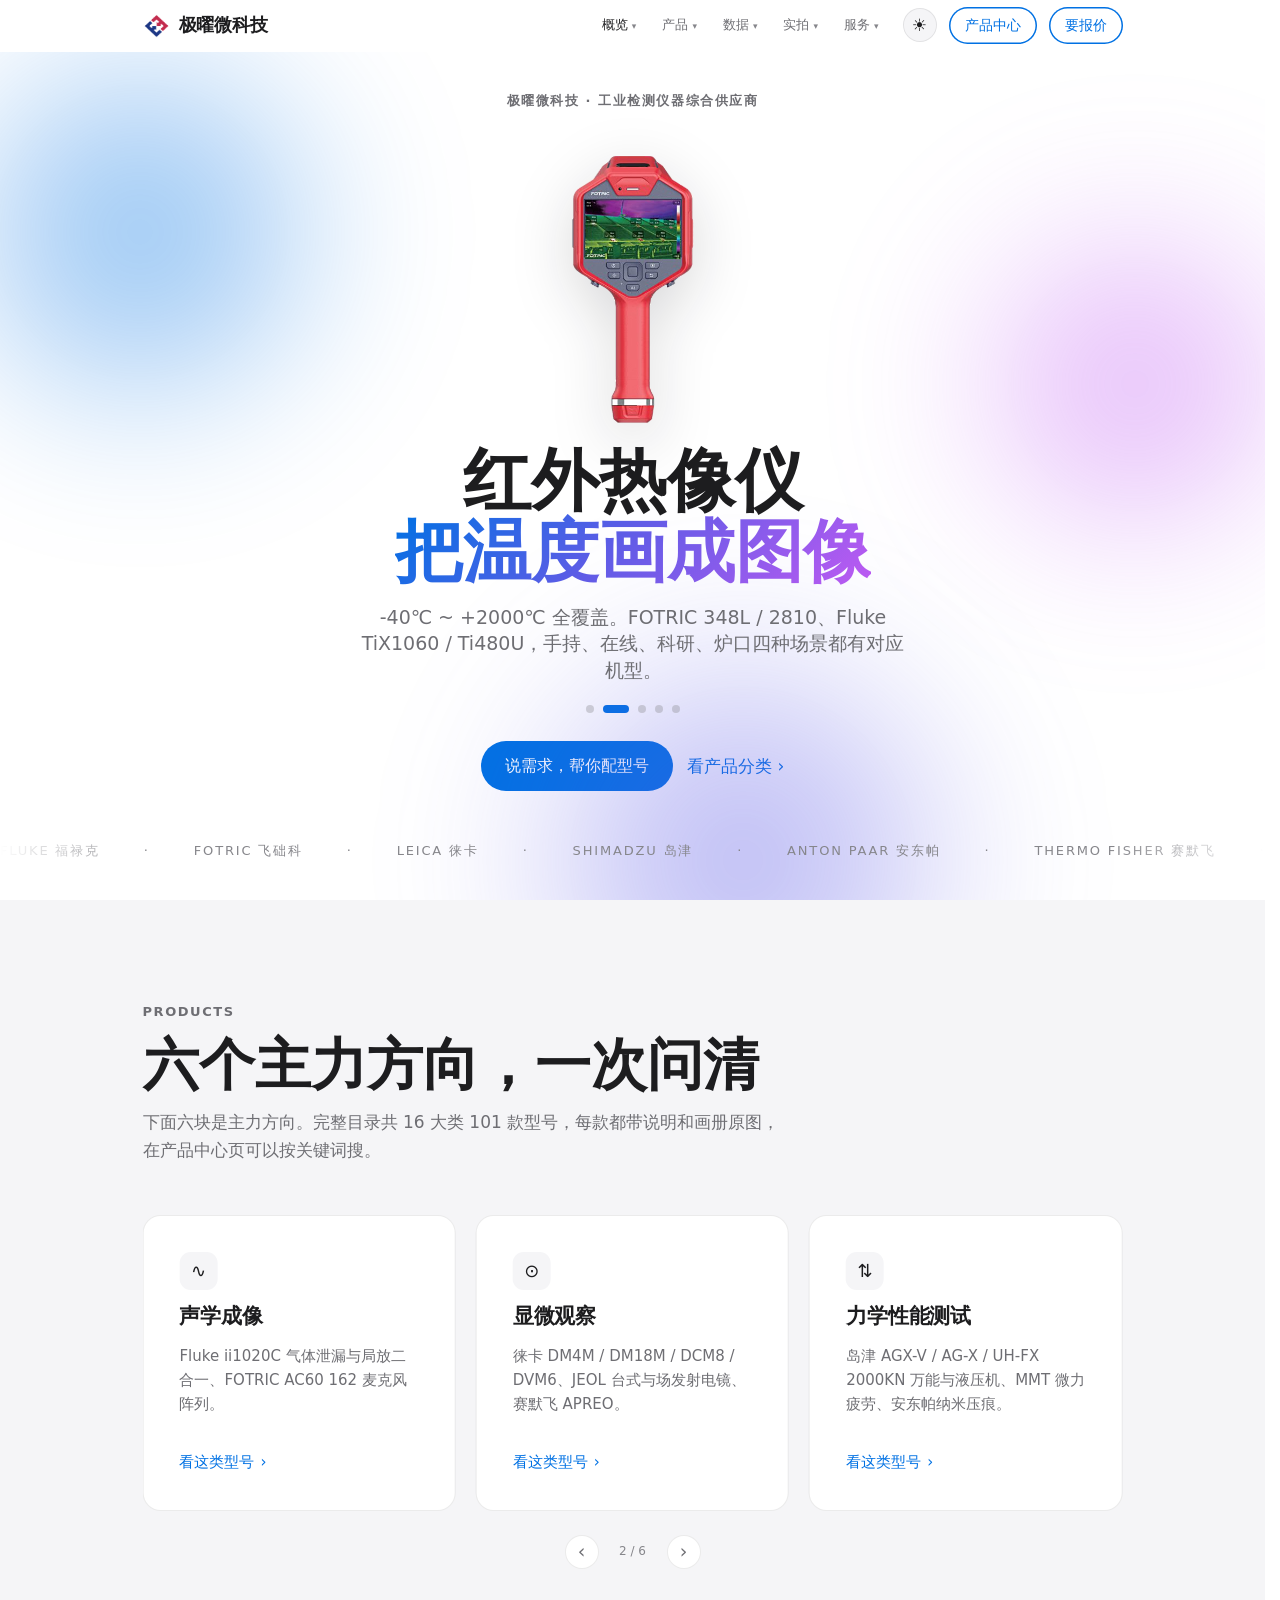
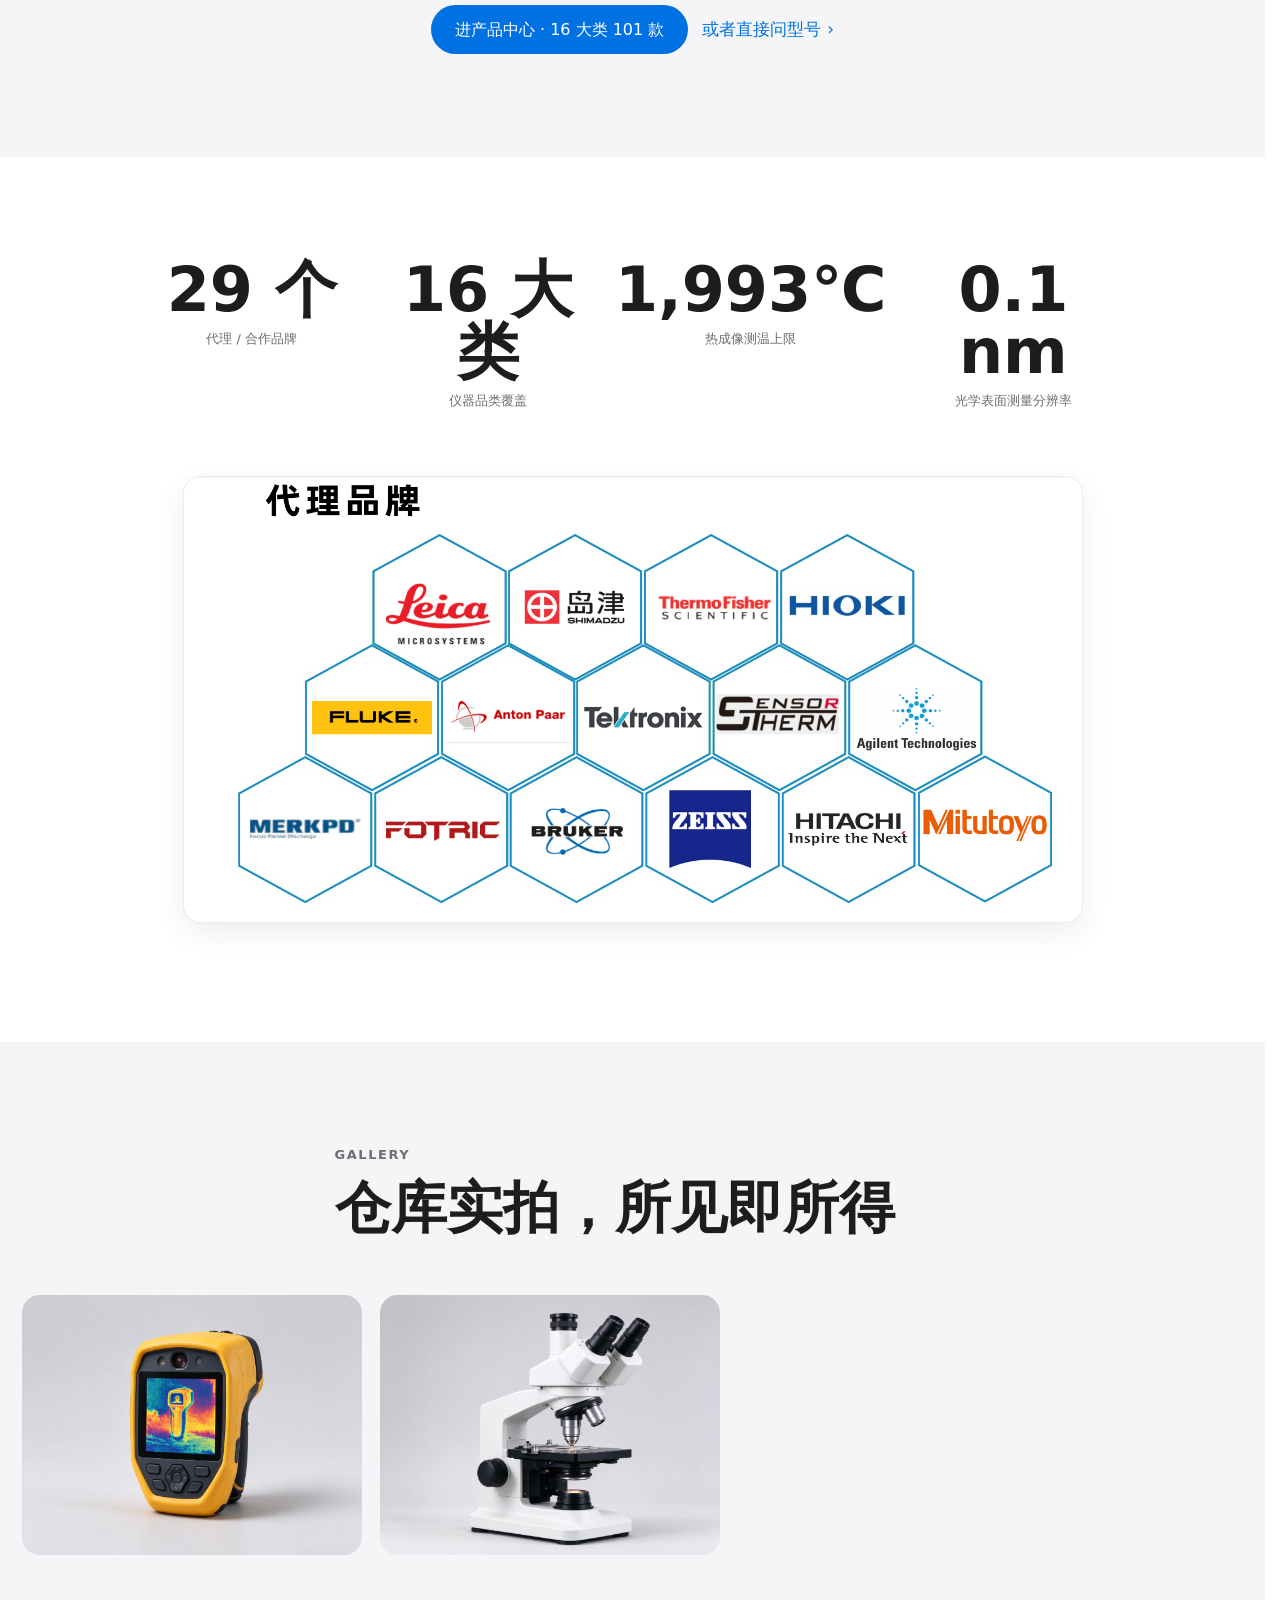
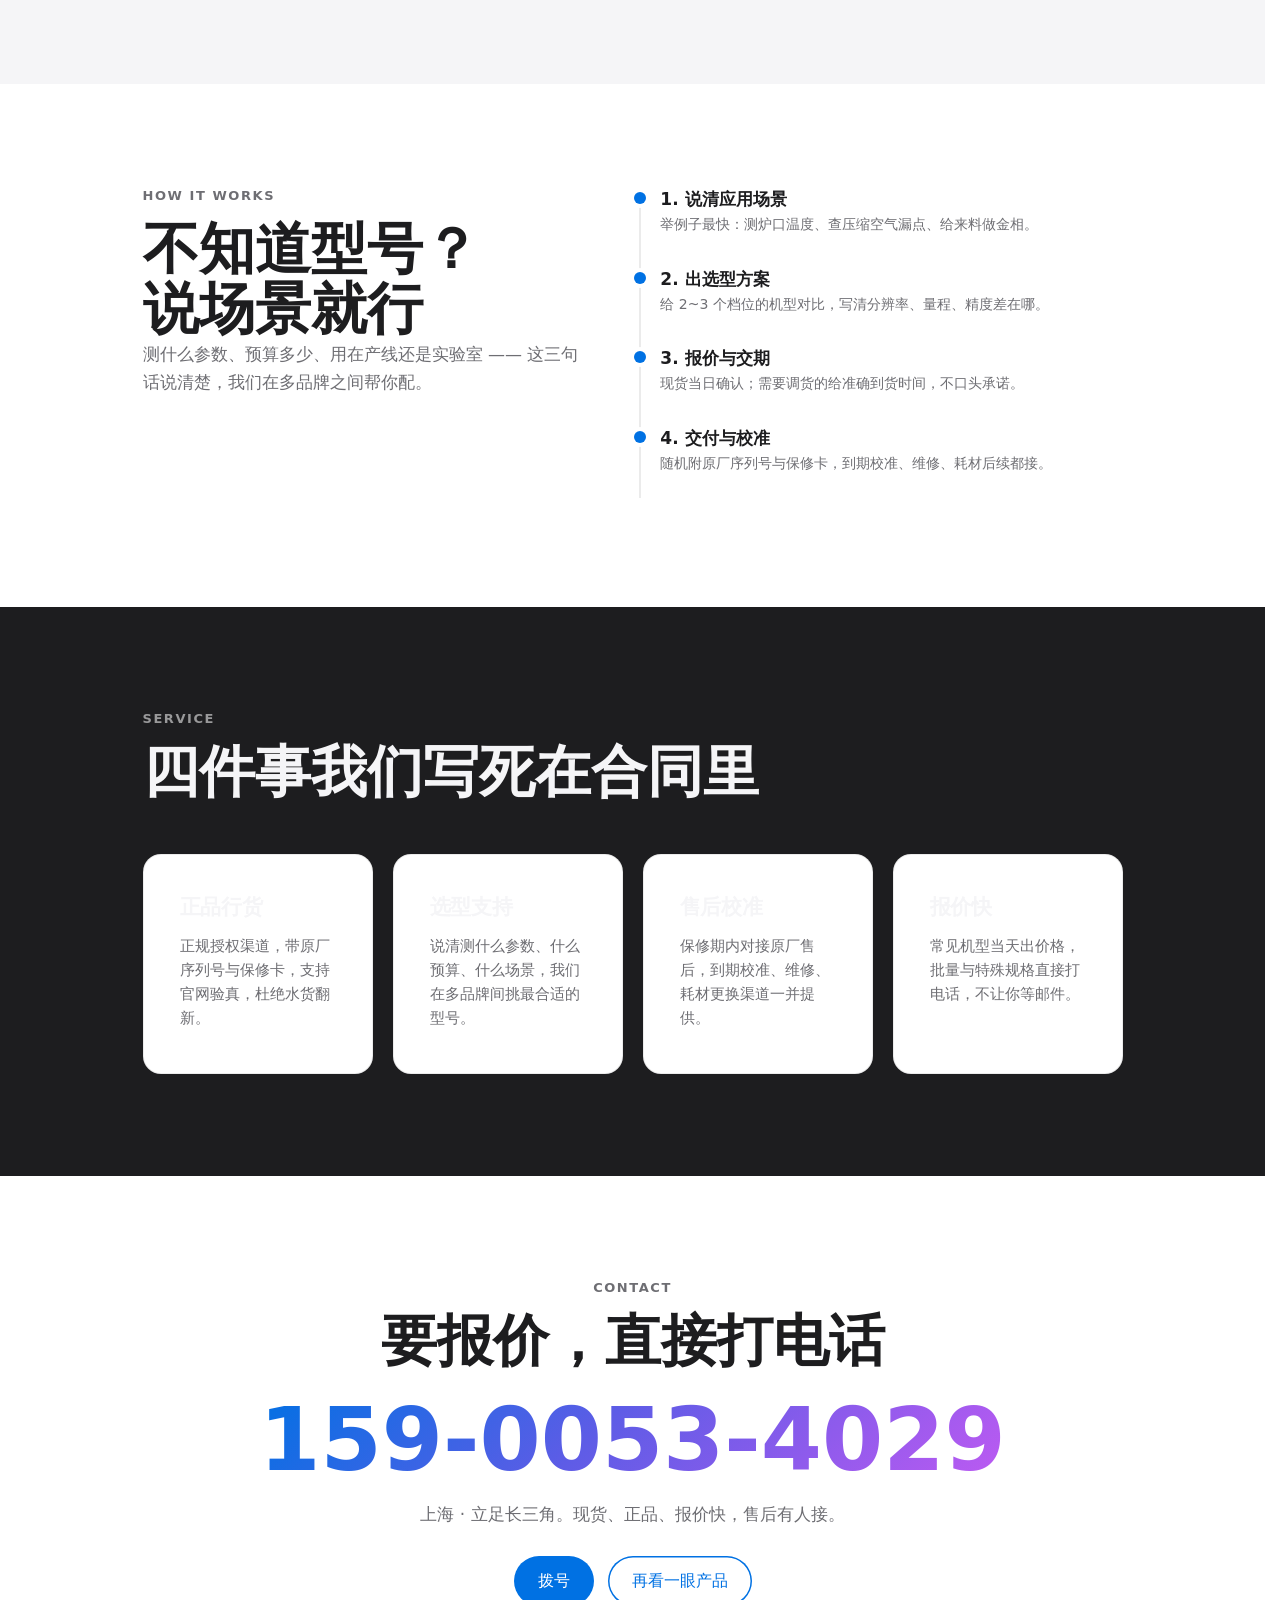
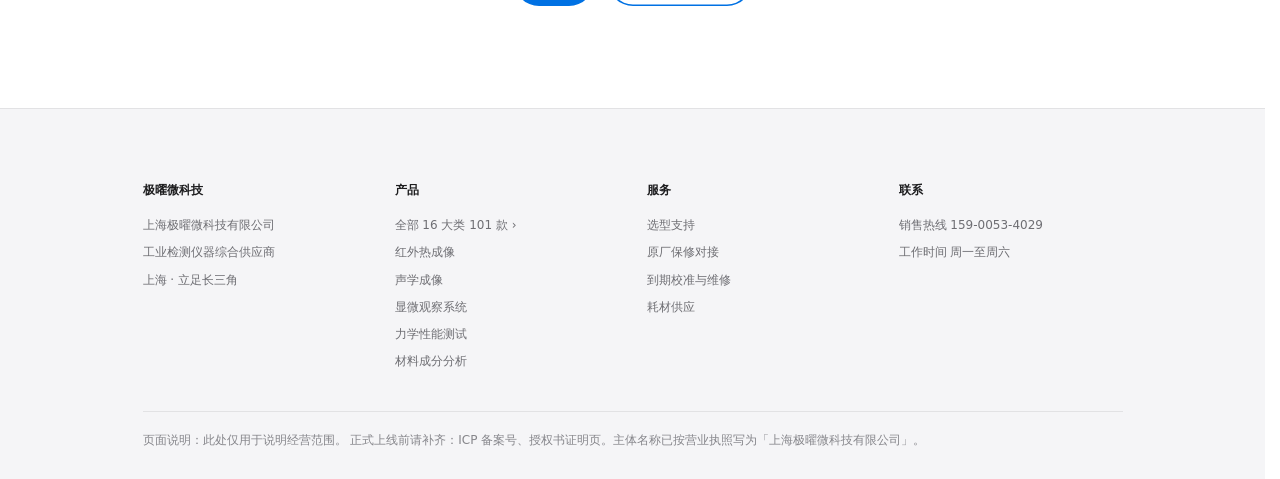
<file: index.html>
<!DOCTYPE html>
<!--
  极曜微科技 · 品牌页
  ------------------------------------------------------------
  内容来源：E:\网页\index.html 里婉婉科技那部分（仪器仪表），型号没有编造。
  页面顺序：首屏（轮播 + 底部品牌滚动条）→ 产品分类 → 数据带
       → 实拍画廊 → 选型流程 → 服务承诺 → 联系。
  图片在 img/（实拍图从 ../source 复制；首屏抠图在 img/hero/）。
-->
<html lang="zh-CN" data-theme="light">
<head>
<meta charset="UTF-8">
<meta name="viewport" content="width=device-width, initial-scale=1">
<title>极曜微科技 · 工业检测仪器一站式选型</title>
<meta name="description" content="上海极曜微科技有限公司：福禄克、飞础科、徕卡、岛津等 29 个品牌工业检测仪器供应商，正规授权渠道，原厂序列号可验真，上海立足长三角。">
<link rel="icon" type="image/png" href="img/logo-mark.png">   <!-- 白底已抠成透明，浅色深色标签页里都不会带一块白斑 -->
<link rel="stylesheet" href="css/base.css">
<link rel="stylesheet" href="css/layout.css">
<link rel="stylesheet" href="css/effects.css">
<link rel="stylesheet" href="css/menu.css">    <!-- 磨砂下拉面板：不要它就删掉这行 + js/menu.js + 下面 6 个 .menu -->
<link rel="stylesheet" href="css/carousel.css"> <!-- 自动轮播：不要它就删掉这行 + js/carousel.js，两处版式自动退回静态 -->
</head>
<body>

<!-- ============ 导航 ============
     每个栏目都是"触发器"：data-menu 的值对应下面某个面板的 id（menu- + 值）。
     删掉某个面板就把对应栏目上的 data-menu / caret 一起去掉，那个栏目会自动退回普通锚点。 -->
<header class="nav">
  <div class="nav__inner">
    <a class="nav__logo" href="#top"><img class="nav__mark" src="img/logo-mark.png" alt="" width="282" height="262">极曜微科技</a>
    <nav class="nav__links">
      <a href="#overview" data-menu="overview" aria-expanded="false" aria-controls="menu-overview" aria-haspopup="true">概览<span class="caret" aria-hidden="true">▾</span></a>
      <a href="#products" data-menu="products" aria-expanded="false" aria-controls="menu-products" aria-haspopup="true">产品<span class="caret" aria-hidden="true">▾</span></a>
      <a href="#numbers" data-menu="numbers" aria-expanded="false" aria-controls="menu-numbers" aria-haspopup="true">数据<span class="caret" aria-hidden="true">▾</span></a>
      <a href="#gallery" data-menu="gallery" aria-expanded="false" aria-controls="menu-gallery" aria-haspopup="true">实拍<span class="caret" aria-hidden="true">▾</span></a>
      <a href="#service" data-menu="service" aria-expanded="false" aria-controls="menu-service" aria-haspopup="true">服务<span class="caret" aria-hidden="true">▾</span></a>
    </nav>
    <div class="nav__tools">
      <button class="theme-btn" type="button" aria-label="切换主题">☀</button>
      <!-- 产品中心是全站最常去的一页，导航又是"悬停展开面板"的设计（点栏目本身只开面板、不跳转），
           所以入口必须单独做成一个能直接点的胶囊，滚到任何一个位置都能一键进去。 -->
      <a class="btn btn--ghost nav__enter" href="products.html" style="padding:7px 16px;font-size:14px">产品中心</a>
      <a class="btn btn--ghost nav__quote" href="#contact" style="padding:7px 16px;font-size:14px">要报价</a>
      <button class="nav__burger" type="button" data-menu="all" aria-label="打开菜单" aria-expanded="false" aria-controls="menu-all"><i></i></button>
    </div>
  </div>
</header>

<!-- 整页压暗 + 磨砂，靠 backdrop-filter 糊掉导航以下的全部内容。
     z-index 40 低于导航(50)和面板(51)，所以只有"背景"被糊，导航和面板自己保持清晰。 -->
<div class="menu-scrim" aria-hidden="true"></div>

<!-- ============ 六个下拉面板 ============
     写在 </header> 外面、和导航做兄弟节点，不能写进 .nav 里：
     .nav.is-stuck 有 backdrop-filter，它会变成 fixed 后代的包含块，
     窄屏那条 top:var(--nav-h);bottom:0 会被算成零高度。细节见 css/menu.css 头部注释。 -->

<div class="menu" id="menu-overview" aria-hidden="true">
  <div class="menu__inner">
    <div class="menu__cols">
      <div>
        <p class="menu__tit">极曜微科技</p>
        <a class="menu__item" href="#overview">多品牌仪器一站式选型<span>红外热像、声学成像、显微观察、材料分析、力学测试</span></a>
        <a class="menu__item" href="#numbers">29 个品牌 / 16 大类<span>正规授权渠道，原厂序列号可验真</span></a>
        <a class="menu__item" href="#contact">上海 · 立足长三角<span>现货、报价快，售后有人接</span></a>
      </div>
      <div>
        <p class="menu__tit">怎么开始</p>
        <a class="menu__item" href="#flow">不知道型号，说场景就行<span>测什么参数、预算多少、产线还是实验室</span></a>
        <a class="menu__item" href="products.html">完整产品目录<span>16 大类 101 款，型号与说明均可查</span></a>
        <a class="menu__item" href="#gallery">看仓库实拍<span>所见即所得，四张实拍图</span></a>
      </div>
      <div>
        <p class="menu__tit">重点看这里</p>
        <a class="menu__item" href="#overview">滚动产品展示带<span>往下滚，四类主力机型一帧一帧推给你看</span></a>
        <a class="menu__item" href="#service">四项服务承诺<span>正品 / 选型 / 校准 / 报价，写在合同里</span></a>
        <a class="menu__item" href="#contact">直接要报价<span>159-0053-4029，常见机型当天出价</span></a>
      </div>
    </div>
    <div class="menu__foot">
      <p class="t-fine">页面说明：此处仅用于说明经营范围，正式上线前请补齐营业执照主体名称与 ICP 备案号。</p>
      <a class="link-arrow" href="products.html">进产品中心 <span class="ar">›</span></a>
    </div>
  </div>
</div>

<div class="menu" id="menu-products" aria-hidden="true">
  <div class="menu__inner">
    <div class="menu__cols">
      <div>
        <p class="menu__tit">热像与声学</p>
        <a class="menu__item" href="products.html#cat-thermal">红外热成像<span>FOTRIC 2810 / 348L、Fluke TiX1060 / Ti480U、巨哥 MAG-F6</span></a>
        <a class="menu__item" href="products.html#cat-acoustic">声学成像<span>Fluke ii1020C 泄漏与局放二合一、FOTRIC AC60 阵列</span></a>
      </div>
      <div>
        <p class="menu__tit">显微与材料</p>
        <a class="menu__item" href="products.html#cat-om">显微观察系统<span>徕卡 DM4M / DM18M / DCM8 / DVM6、JEOL 电镜</span></a>
        <a class="menu__item" href="products.html#cat-metal">材料成分分析<span>岛津 XRD-7000 / EDX7000 / EPMA-8050G、力可碳硫</span></a>
        <a class="menu__item" href="products.html#cat-utm">力学性能测试<span>岛津 AGX-V / UH-FX 2000KN、安东帕纳米压痕</span></a>
      </div>
      <div>
        <p class="menu__tit">测量与试验</p>
        <a class="menu__item" href="products.html#cat-electrical">电参数与现场测量<span>福禄克全系万用表、钳形表、绝缘电阻、电能质量</span></a>
        <a class="menu__item" href="products.html#cat-aging">老化与环境试验<span>氙灯、UV 紫外、臭氧、热老化烘箱</span></a>
        <a class="menu__item" href="products.html#cat-semi">半导体 / PCB<span>来料检验、板卡故障定位、焊接质量评估</span></a>
      </div>
    </div>
    <div class="menu__foot">
      <p class="t-fine">上面八块点进去直接落到对应分类；完整目录 16 大类 101 款，带型号与画册原图。</p>
      <a class="link-arrow" href="products.html">进产品中心 <span class="ar">›</span></a>
    </div>
  </div>
</div>

<div class="menu" id="menu-numbers" aria-hidden="true">
  <div class="menu__inner">
    <div class="menu__cols">
      <div>
        <p class="menu__tit">规模</p>
        <a class="menu__item" href="#numbers">29 个品牌<span>代理与合作品牌，跨品牌帮你选型</span></a>
        <a class="menu__item" href="products.html">16 大类品类<span>从热成像到环境试验全覆盖，明细在产品中心页</span></a>
      </div>
      <div>
        <p class="menu__tit">能力</p>
        <a class="menu__item" href="#numbers">-40℃ ~ +2000℃<span>热成像测温范围，炉口高温有对应机型</span></a>
        <a class="menu__item" href="#numbers">0.1 nm<span>光学表面测量纵向分辨率（徕卡 DCM8）</span></a>
      </div>
      <div>
        <p class="menu__tit">交付</p>
        <a class="menu__item" href="#service">原厂序列号与保修卡<span>支持官网验真，杜绝水货翻新</span></a>
        <a class="menu__item" href="#flow">四步选型流程<span>说场景 → 出方案 → 报价交期 → 交付校准</span></a>
      </div>
    </div>
    <div class="menu__foot">
      <p class="t-fine">上面这几个数都是本页数据带里的口径，没有另算一套。</p>
      <a class="link-arrow" href="#numbers">看数据带 <span class="ar">›</span></a>
    </div>
  </div>
</div>

<div class="menu" id="menu-gallery" aria-hidden="true">
  <div class="menu__inner">
    <div class="menu__cols">
      <div>
        <p class="menu__tit">热像与显微</p>
        <a class="menu__item" href="#gallery">红外热像仪<span>手持与在线机型</span></a>
        <a class="menu__item" href="#gallery">显微镜系统<span>金相与电镜</span></a>
      </div>
      <div>
        <p class="menu__tit">测量与板级</p>
        <a class="menu__item" href="#gallery">工业测量仪表<span>万用表、钳形表、绝缘测试</span></a>
        <a class="menu__item" href="#gallery">半导体与 PCB<span>芯片级失效分析</span></a>
      </div>
      <div>
        <p class="menu__tit">怎么用</p>
        <a class="menu__item" href="#overview">滚动展示带<span>同样的四张图，往下滚一帧一帧推</span></a>
        <a class="menu__item" href="#contact">实地看机<span>提前打电话约，别白跑</span></a>
      </div>
    </div>
    <div class="menu__foot">
      <p class="t-fine">实拍横排可以左右拖动；图片是原始尺寸，还没做响应式裁切。</p>
      <a class="link-arrow" href="#gallery">看实拍 <span class="ar">›</span></a>
    </div>
  </div>
</div>

<div class="menu" id="menu-service" aria-hidden="true">
  <div class="menu__inner">
    <div class="menu__cols">
      <div>
        <p class="menu__tit">正品与选型</p>
        <a class="menu__item" href="#service">正品行货<span>正规授权，序列号保修卡齐全</span></a>
        <a class="menu__item" href="#service">选型支持<span>多品牌之间挑最合适的型号</span></a>
      </div>
      <div>
        <p class="menu__tit">售后与报价</p>
        <a class="menu__item" href="#service">售后校准<span>保修期内对接原厂，到期校准维修</span></a>
        <a class="menu__item" href="#service">报价快<span>常见机型当天出价，不等邮件</span></a>
      </div>
      <div>
        <p class="menu__tit">联系</p>
        <a class="menu__item" href="tel:15900534029">159-0053-4029<span>销售热线，批量与特殊规格直接打电话</span></a>
        <a class="menu__item" href="#contact">周一至周六<span>工作时间来电优先处理</span></a>
      </div>
    </div>
    <div class="menu__foot">
      <p class="t-fine">正式上线前请补齐：授权书证明页。</p>
      <a class="link-arrow" href="#service">看承诺 <span class="ar">›</span></a>
    </div>
  </div>
</div>

<!-- 窄屏专用：汉堡按钮展开的整屏菜单，只放栏目级入口，不做多列 -->
<div class="menu" id="menu-all" aria-hidden="true">
  <div class="menu__inner">
    <div class="menu__cols">
      <div>
        <a class="menu__item" href="#overview">概览<span>多品牌仪器一站式选型</span></a>
        <a class="menu__item" href="products.html">产品中心<span>16 大类 101 款完整目录</span></a>
        <a class="menu__item" href="#numbers">数据<span>29 个品牌 / 16 大类</span></a>
        <a class="menu__item" href="#gallery">实拍<span>仓库实拍，所见即所得</span></a>
        <a class="menu__item" href="#flow">流程<span>不知道型号，说场景就行</span></a>
        <a class="menu__item" href="#service">服务<span>四项承诺写死在合同里</span></a>
        <a class="menu__item" href="tel:15900534029">159-0053-4029<span>要报价，直接打电话</span></a>
      </div>
    </div>
  </div>
</div>

<main id="top">

<!-- ============ Hero ============ -->
<section class="hero" id="overview">
  <div class="orb orb--1"></div>
  <div class="orb orb--2"></div>
  <div class="orb orb--3"></div>
  <p class="t-eyebrow" data-rv>极曜微科技 · 工业检测仪器综合供应商</p>

  <!-- ============ 首屏轮播：标题 + 产品图整组左右替换 ============
       data-carousel 是 js/carousel.js 的挂载标记，一个标记同时驱动下面两个轮播。
       想加一屏：复制一个 .hcar__slide，改文案和图片就行，屏数脚本自己数（顺序看 HTML 里的位置）。
       别忘了在下面的 .hcar__dots 里补一个对应序号的 button。
       产品图是 img/hero/ 里的透明抠图（画册原图只抠背景，设备像素没重绘）。
       第 1 屏是品牌主张（不带产品图），它同时是页面的 h1：脚本失效时只剩首屏，
       看到的正好是原来那张静态主视觉。 -->
  <div class="hcar" data-carousel data-interval="1500" data-rv aria-label="品牌主张与主力产品轮播">
    <div class="hcar__stage">
      <article class="hcar__slide hcar__slide--brand">
        <h1 class="t-hero">多品牌仪器<br><span class="t-grad">一站式选型</span></h1>
        <p class="t-sub">红外热像、声学成像、显微观察、材料分析、力学测试全覆盖。正规授权渠道，原厂序列号与保修卡，支持官网验真。</p>
      </article>

      <article class="hcar__slide">
        <img class="hcar__img" src="img/hero/hero-thermal.png" alt="FOTRIC 348L 红外热像仪"
             width="246" height="520" decoding="async" style="--h:clamp(150px,31vh,300px)">
        <h2 class="t-hero">红外热像仪<br><span class="t-grad">把温度画成图像</span></h2>
        <p class="t-sub">-40℃ ~ +2000℃ 全覆盖。FOTRIC 348L / 2810、Fluke TiX1060 / Ti480U，手持、在线、科研、炉口四种场景都有对应机型。</p>
      </article>

      <article class="hcar__slide">
        <img class="hcar__img" src="img/hero/hero-acoustic.png" alt="FOTRIC AC60 声学成像仪与麦克风阵列"
             width="288" height="520" loading="lazy" decoding="async" style="--h:clamp(150px,31vh,300px)">
        <h2 class="t-hero">声学成像仪<br><span class="t-grad">把声音画成图像</span></h2>
        <p class="t-sub">162 个 MEMS 麦克风阵列。FOTRIC AC60、Fluke ii1020C，气体泄漏、局部放电、气密性检测一眼定位。</p>
      </article>

      <article class="hcar__slide">
        <img class="hcar__img" src="img/hero/hero-xrf.png" alt="Niton XL2 手持式 X 射线合金分析仪"
             width="440" height="520" loading="lazy" decoding="async" style="--h:clamp(150px,29vh,280px)">
        <h2 class="t-hero">手持合金分析仪<br><span class="t-grad">3 秒读出牌号</span></h2>
        <p class="t-sub">Thermo Niton XL2 系列手持 XRF，废旧金属分选、PMI 来料检验当场出结果，不用送样。</p>
      </article>

      <article class="hcar__slide">
        <img class="hcar__img" src="img/hero/hero-surface.png" alt="WYKO DCM8 光学表面轮廓仪"
             width="760" height="392" loading="lazy" decoding="async" style="--h:clamp(110px,20vh,196px)">
        <h2 class="t-hero">光学表面测量<br><span class="t-grad">纳米级轮廓</span></h2>
        <p class="t-sub">Leica WYKO DCM8 纵向分辨率 0.1nm，粗糙度、台阶高、膜厚一次测完。</p>
      </article>
    </div>
    <div class="hcar__dots" role="tablist" aria-label="切换到指定一屏">
      <button role="tab" aria-selected="true" aria-label="第 1 屏 品牌主张"></button>
      <button role="tab" aria-selected="false" aria-label="第 2 屏 红外热像仪"></button>
      <button role="tab" aria-selected="false" aria-label="第 3 屏 声学成像仪"></button>
      <button role="tab" aria-selected="false" aria-label="第 4 屏 手持合金分析仪"></button>
      <button role="tab" aria-selected="false" aria-label="第 5 屏 光学表面测量"></button>
    </div>
  </div>

  <!-- CTA 常驻在旋转区外面：主入口不能跟着轮播跑，任何时刻都要能直接点 -->
  <div class="hero__cta" data-rv>
    <a class="btn" href="#contact">说需求，帮你配型号</a>
    <a class="link-arrow" href="#products">看产品分类 <span class="ar">›</span></a>
  </div>

  <!-- 品牌滚动条：写在 hero 里面 + margin-top:auto，所以它钉在首屏底部，
       不用往下滚就能看到品牌在走。hero 是 flex 纵向容器，min-height 已经是一屏高。
       内容复制两份、轨道位移 -50% —— 少了第二份就会滚出空白。 -->
  <div class="marquee marquee--hero" aria-label="代理与合作品牌">
    <div class="marquee__track">
      <span>Fluke 福禄克</span><span>·</span><span>FOTRIC 飞础科</span><span>·</span><span>Leica 徕卡</span><span>·</span><span>Shimadzu 岛津</span><span>·</span><span>Anton Paar 安东帕</span><span>·</span><span>Thermo Fisher 赛默飞</span><span>·</span><span>JEOL 日本电子</span><span>·</span><span>Zeiss 蔡司</span><span>·</span><span>Keysight 是德</span><span>·</span><span>Tektronix 泰克</span><span>·</span>
      <span>Fluke 福禄克</span><span>·</span><span>FOTRIC 飞础科</span><span>·</span><span>Leica 徕卡</span><span>·</span><span>Shimadzu 岛津</span><span>·</span><span>Anton Paar 安东帕</span><span>·</span><span>Thermo Fisher 赛默飞</span><span>·</span><span>JEOL 日本电子</span><span>·</span><span>Zeiss 蔡司</span><span>·</span><span>Keysight 是德</span><span>·</span><span>Tektronix 泰克</span><span>·</span>
    </div>
  </div>
</section>

<!-- ============ 产品分类 ============ -->
<section class="section section--alt" id="products">
  <div class="wrap">
    <div class="sec-head">
      <p class="t-eyebrow" data-rv>Products</p>
      <h2 class="t-title" data-rv>六个主力方向，一次问清</h2>
      <p class="t-body" data-rv style="margin-top:12px">下面六块是主力方向。完整目录共 16 大类 101 款型号，每款都带说明和画册原图，在产品中心页可以按关键词搜。</p>
    </div>
    <!-- 六个方向自动左右轮播：脚本只改 --i（当前起始格），一屏几格完全由 CSS 的 --view 决定。
         没有 JS / 开了"减少动态效果"时 .gcar 保持静态三列网格，观感和轮播前一致。 -->
    <div class="gcar" data-carousel data-interval="1500" data-rv aria-label="六个主力方向轮播">
      <div class="gcar__track">
        <article class="card"><div class="card__ic" aria-hidden="true">◉</div><h3>红外热成像</h3><p>FOTRIC 2810 / 348L / 248M、Fluke TiX1060 / Ti480U / RSE60、巨哥 MAG-F6、艾睿 G600。</p><a class="link-arrow" href="products.html#cat-thermal">看这类型号 <span class="ar">›</span></a></article>
        <article class="card"><div class="card__ic" aria-hidden="true">∿</div><h3>声学成像</h3><p>Fluke ii1020C 气体泄漏与局放二合一、FOTRIC AC60 162 麦克风阵列。</p><a class="link-arrow" href="products.html#cat-acoustic">看这类型号 <span class="ar">›</span></a></article>
        <article class="card"><div class="card__ic" aria-hidden="true">⊙</div><h3>显微观察</h3><p>徕卡 DM4M / DM18M / DCM8 / DVM6、JEOL 台式与场发射电镜、赛默飞 APREO。</p><a class="link-arrow" href="products.html#cat-om">看这类型号 <span class="ar">›</span></a></article>
        <article class="card"><div class="card__ic" aria-hidden="true">⇅</div><h3>力学性能测试</h3><p>岛津 AGX-V / AG-X / UH-FX 2000KN 万能与液压机、MMT 微力疲劳、安东帕纳米压痕。</p><a class="link-arrow" href="products.html#cat-utm">看这类型号 <span class="ar">›</span></a></article>
        <article class="card"><div class="card__ic" aria-hidden="true">⬡</div><h3>材料成分分析</h3><p>岛津 XRD-7000 / EDX7000 / EPMA-8050G、安捷伦 5110 ICP-OES、力可碳硫与氧氮氢。</p><a class="link-arrow" href="products.html#cat-metal">看这类型号 <span class="ar">›</span></a></article>
        <article class="card"><div class="card__ic" aria-hidden="true">▣</div><h3>老化与环境试验</h3><p>氙灯老化、UV 紫外老化、臭氧老化、热老化烘箱，可靠性测试配套。</p><a class="link-arrow" href="products.html#cat-aging">看这类型号 <span class="ar">›</span></a></article>
      </div>
      <div class="gcar__nav">
        <button class="gcar__arrow" data-dir="-1" aria-label="上一批方向">‹</button>
        <span class="gcar__step" data-step>1 / 2</span>
        <button class="gcar__arrow" data-dir="1" aria-label="下一批方向">›</button>
      </div>
    </div>
    <!-- 六个方向只是摘要，完整目录在单独一页：这样首页保持轻，101 张图不会被首页拖慢 -->
    <div class="hero__cta" data-rv style="justify-content:center;margin-top:36px">
      <a class="btn" href="products.html">进产品中心 · 16 大类 101 款</a>
      <a class="link-arrow" href="#contact">或者直接问型号 <span class="ar">›</span></a>
    </div>
  </div>
</section>

<!-- ============ 数据带 ============ -->
<section class="section" id="numbers">
  <div class="wrap">
    <div class="stats">
      <div data-rv><div class="stat__num" data-to="29" data-suffix=" 个">0</div><div class="stat__lab">代理 / 合作品牌</div></div>
      <div data-rv><div class="stat__num" data-to="16" data-suffix=" 大类">0</div><div class="stat__lab">仪器品类覆盖</div></div>
      <div data-rv><div class="stat__num" data-to="2000" data-suffix="℃">0</div><div class="stat__lab">热成像测温上限</div></div>
      <div data-rv><div class="stat__num" data-to="0.1" data-dec="1" data-suffix=" nm">0</div><div class="stat__lab">光学表面测量分辨率</div></div>
    </div>

    <!-- 代理品牌墙：整块用公司画册原图（img/brands.png）。
         这张不能抠透明底 —— 图里的"代理品牌"标题是黑字，抠完在深色主题下就看不见了，
         所以给它一块恒定白色的托板，两种主题下都是"白纸贴白墙"，不会出现黑底。 -->
    <figure class="brands" data-rv>
      <img src="img/brands.png" width="1597" height="792" loading="lazy" decoding="async"
           alt="代理品牌墙，画册列出的 15 家：徕卡、岛津、赛默飞、日置、福禄克、安东帕、泰克、ensoTherm、安捷伦、MERKPD、飞础科、布鲁克、蔡司、日立、三丰">
    </figure>
  </div>
</section>

<!-- ============ 实拍画廊 ============ -->
<section class="section section--alt" id="gallery">
  <div class="wrap sec-head">
    <p class="t-eyebrow" data-rv>Gallery</p>
    <h2 class="t-title" data-rv>仓库实拍，所见即所得</h2>
  </div>
  <div class="rail">
    <div class="rail__item" data-rv><img src="img/thermal.jpg" alt="红外热像仪" style="height:260px;width:100%;object-fit:cover;border-radius:var(--r)" loading="lazy" decoding="async"></div>
    <div class="rail__item" data-rv><img src="img/microscope.jpg" alt="显微镜系统" style="height:260px;width:100%;object-fit:cover;border-radius:var(--r)" loading="lazy" decoding="async"></div>
    <div class="rail__item" data-rv><img src="img/tester.jpg" alt="工业测量仪表" style="height:260px;width:100%;object-fit:cover;border-radius:var(--r)" loading="lazy" decoding="async"></div>
    <div class="rail__item" data-rv><img src="img/chip.jpg" alt="芯片与 PCB" style="height:260px;width:100%;object-fit:cover;border-radius:var(--r)" loading="lazy" decoding="async"></div>
  </div>
</section>

<!-- ============ 选型流程 ============ -->
<section class="section" id="flow">
  <div class="wrap" style="display:grid;grid-template-columns:minmax(0,1fr) minmax(0,1.1fr);gap:48px;align-items:start">
    <div class="sec-head" style="margin:0">
      <p class="t-eyebrow" data-rv="left">How it works</p>
      <h2 class="t-title" data-rv="left">不知道型号？<br>说场景就行</h2>
      <p class="t-body" data-rv="left">测什么参数、预算多少、用在产线还是实验室 —— 这三句话说清楚，我们在多品牌之间帮你配。</p>
    </div>
    <div class="tl">
      <div class="tl__row" data-rv="right"><h4>1. 说清应用场景</h4><p>举例子最快：测炉口温度、查压缩空气漏点、给来料做金相。</p></div>
      <div class="tl__row" data-rv="right"><h4>2. 出选型方案</h4><p>给 2~3 个档位的机型对比，写清分辨率、量程、精度差在哪。</p></div>
      <div class="tl__row" data-rv="right"><h4>3. 报价与交期</h4><p>现货当日确认；需要调货的给准确到货时间，不口头承诺。</p></div>
      <div class="tl__row" data-rv="right"><h4>4. 交付与校准</h4><p>随机附原厂序列号与保修卡，到期校准、维修、耗材后续都接。</p></div>
    </div>
  </div>
</section>

<!-- ============ 服务承诺（重音分区）============ -->
<section class="section section--dark" id="service">
  <div class="wrap">
    <div class="sec-head">
      <p class="t-eyebrow" data-rv>Service</p>
      <h2 class="t-title" data-rv>四件事我们写死在合同里</h2>
    </div>
    <div class="grid">
      <article class="card span3" data-rv><h3>正品行货</h3><p>正规授权渠道，带原厂序列号与保修卡，支持官网验真，杜绝水货翻新。</p></article>
      <article class="card span3" data-rv><h3>选型支持</h3><p>说清测什么参数、什么预算、什么场景，我们在多品牌间挑最合适的型号。</p></article>
      <article class="card span3" data-rv><h3>售后校准</h3><p>保修期内对接原厂售后，到期校准、维修、耗材更换渠道一并提供。</p></article>
      <article class="card span3" data-rv><h3>报价快</h3><p>常见机型当天出价格，批量与特殊规格直接打电话，不让你等邮件。</p></article>
    </div>
  </div>
</section>

<!-- ============ 联系 ============ -->
<section class="section" id="contact" style="text-align:center">
  <div class="wrap">
    <p class="t-eyebrow" data-rv>Contact</p>
    <h2 class="t-title" data-rv style="max-width:22ch;margin:0 auto">要报价，直接打电话</h2>
    <p class="t-hero" data-rv style="margin-top:22px"><span class="t-grad">159-0053-4029</span></p>
    <p class="t-body" data-rv style="margin-top:14px">上海 · 立足长三角。现货、正品、报价快，售后有人接。</p>
    <div class="hero__cta" data-rv style="justify-content:center"><a class="btn" href="tel:15900534029">拨号</a><a class="btn btn--ghost" href="#products">再看一眼产品</a></div>
  </div>
</section>

</main>

<footer class="footer">
  <div class="wrap">
    <div class="footer__cols">
      <div><h5>极曜微科技</h5><ul><li>上海极曜微科技有限公司</li><li>工业检测仪器综合供应商</li><li>上海 · 立足长三角</li></ul></div>
      <div><h5>产品</h5><ul><li><a href="products.html">全部 16 大类 101 款 ›</a></li><li>红外热成像</li><li>声学成像</li><li>显微观察系统</li><li>力学性能测试</li><li>材料成分分析</li></ul></div>
      <div><h5>服务</h5><ul><li>选型支持</li><li>原厂保修对接</li><li>到期校准与维修</li><li>耗材供应</li></ul></div>
      <div><h5>联系</h5><ul><li>销售热线 159-0053-4029</li><li>工作时间 周一至周六</li></ul></div>
    </div>
    <p class="footer__note">
      页面说明：此处仅用于说明经营范围。
      正式上线前请补齐：ICP 备案号、授权书证明页。主体名称已按营业执照写为「上海极曜微科技有限公司」。
    </p>
  </div>
</footer>

<script src="js/reveal.js"></script>
<script src="js/parallax.js"></script>
<script src="js/counter.js"></script>
<script src="js/nav.js"></script>
<script src="js/menu.js"></script>    <!-- 必须紧跟 nav.js：nav.js 会跳过带 data-menu 的栏目，两个脚本才不打架 -->
<script src="js/hover.js"></script>
<script src="js/carousel.js"></script> <!-- 自动轮播：只往容器上写 --i，视觉全在 css/carousel.css -->
</body>
</html>
</file>
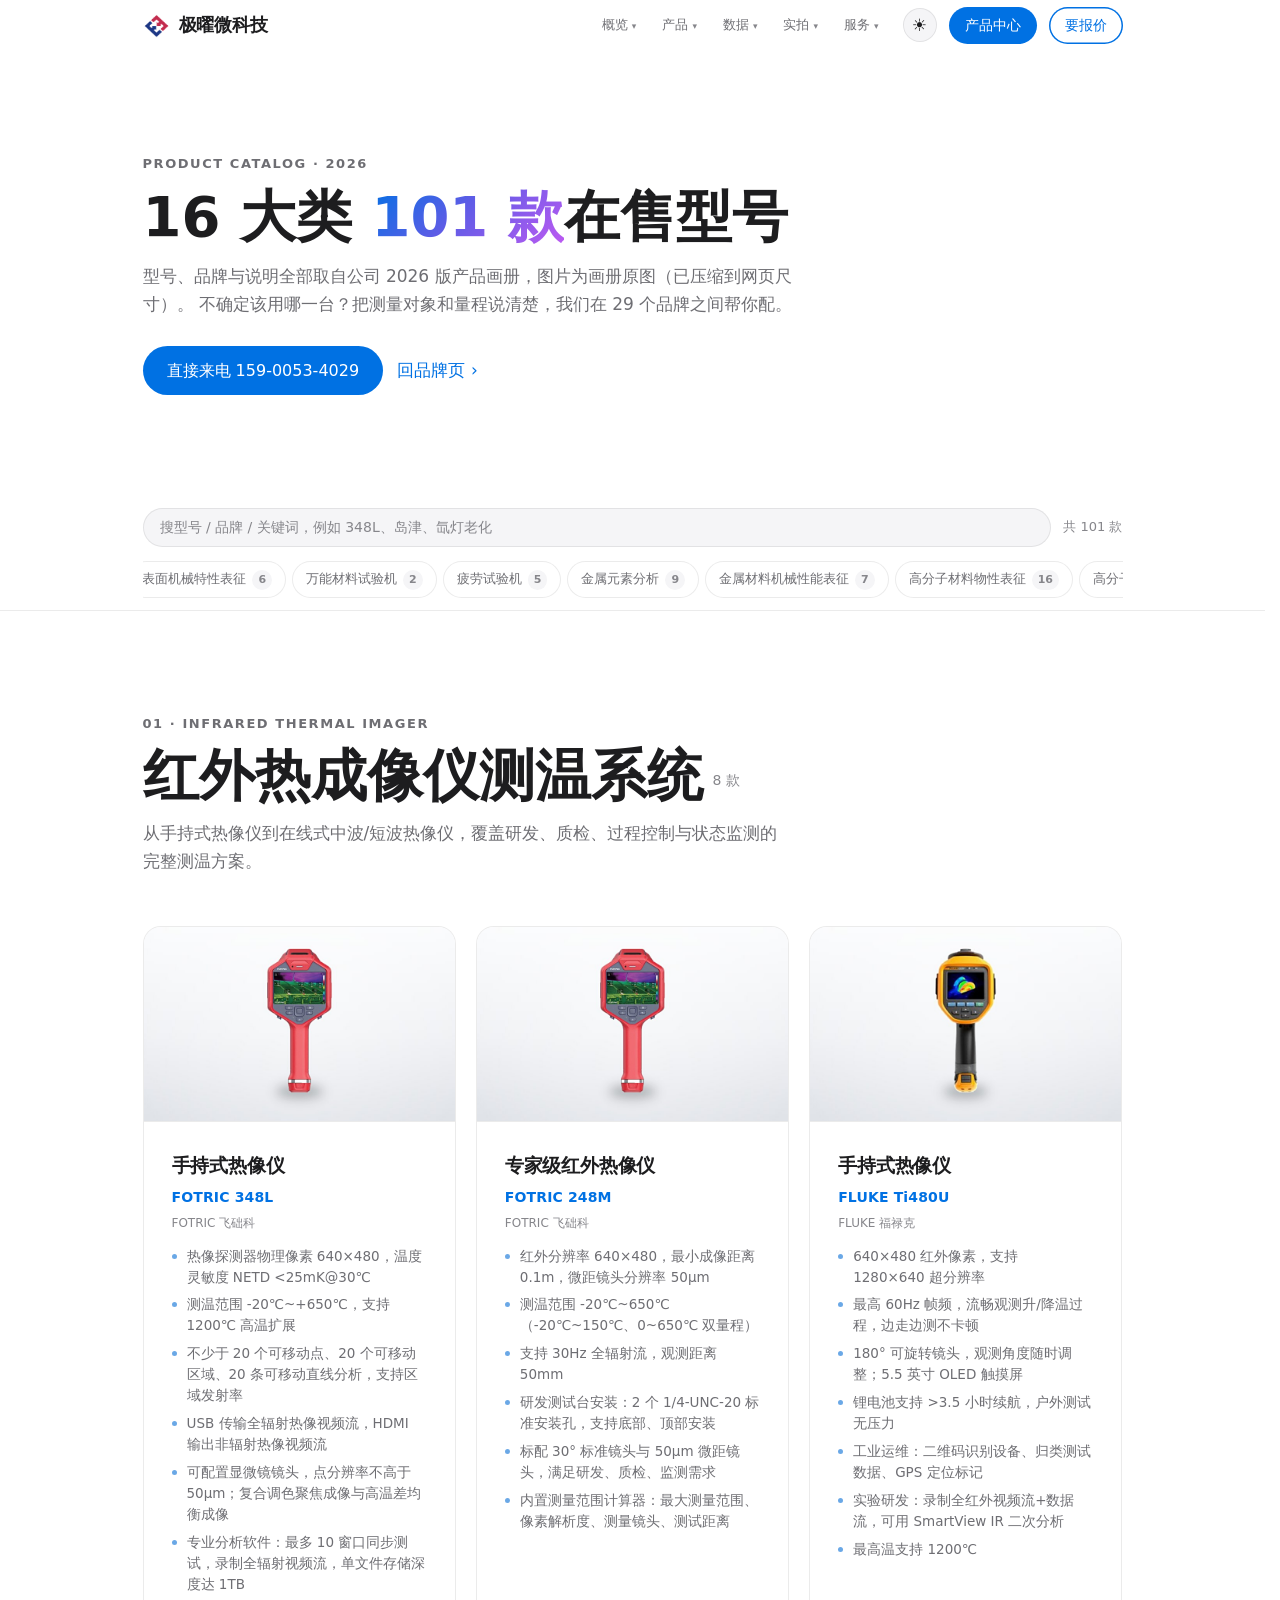
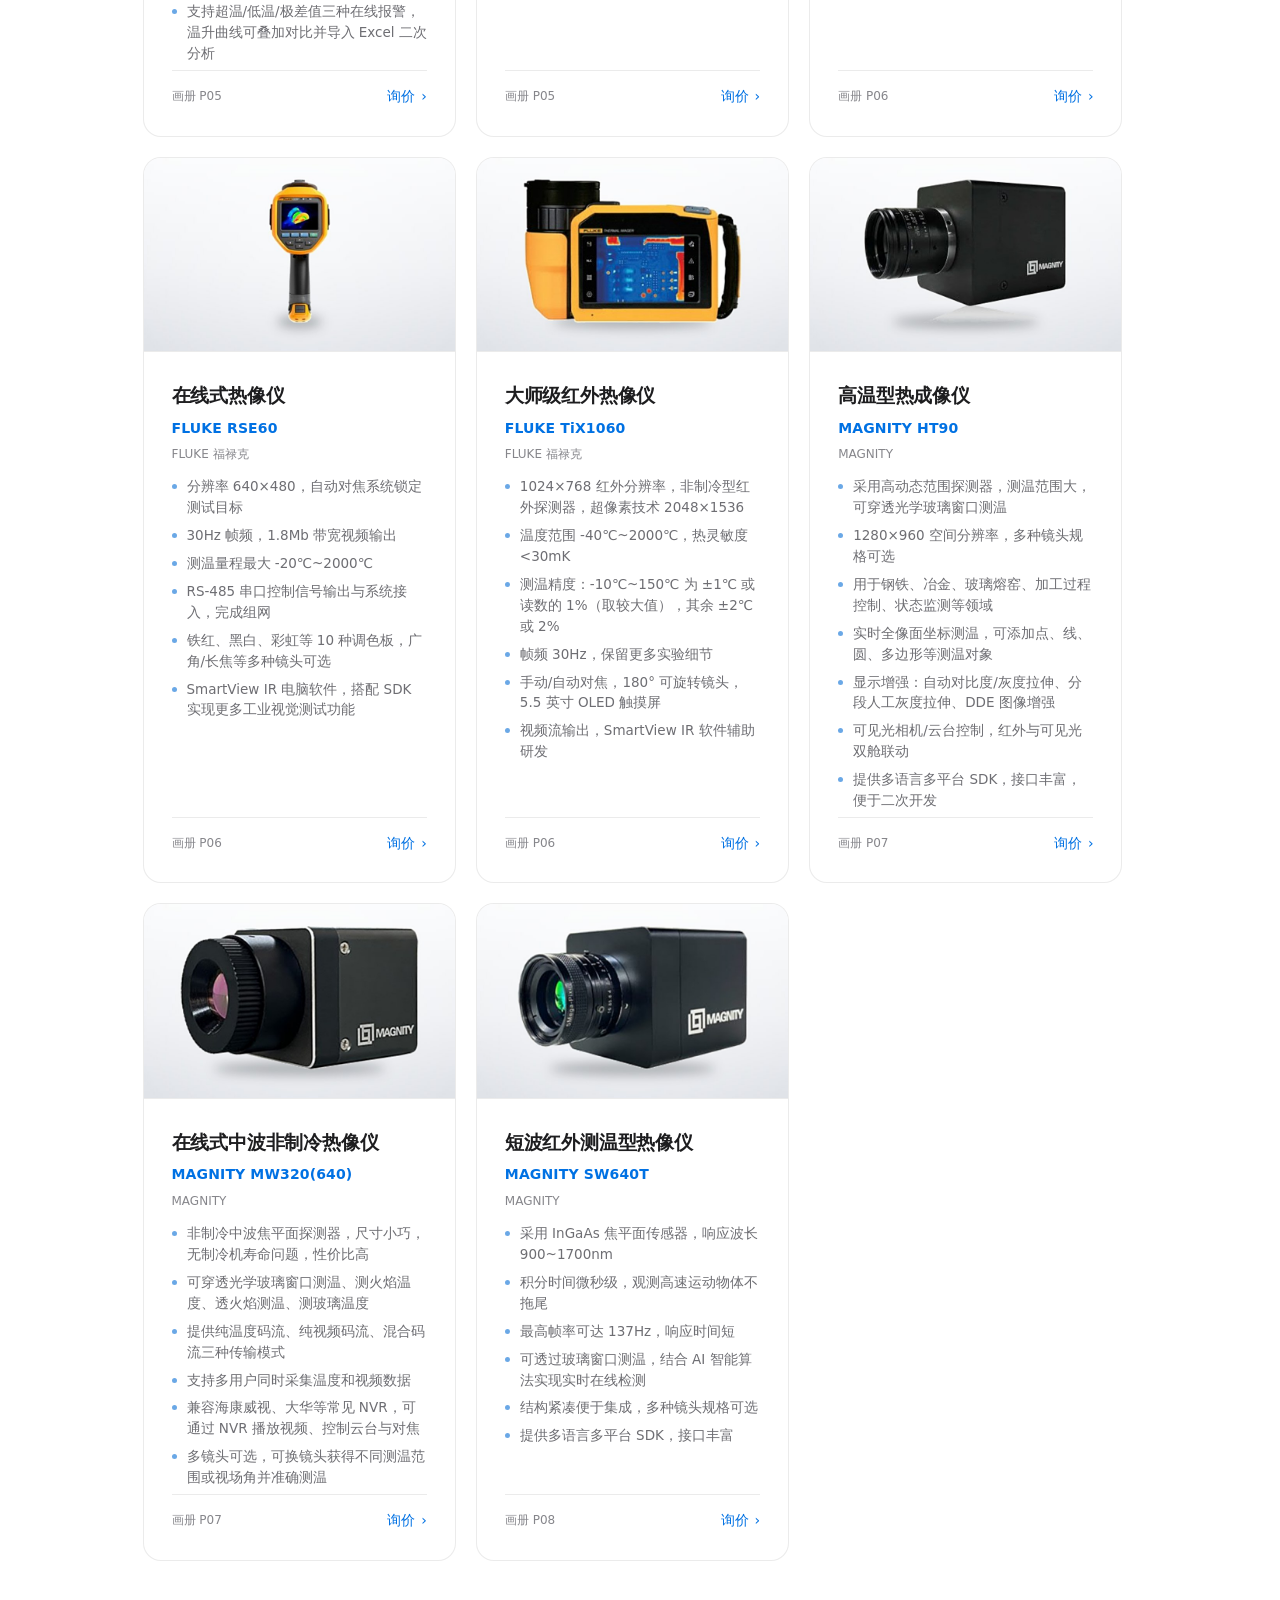
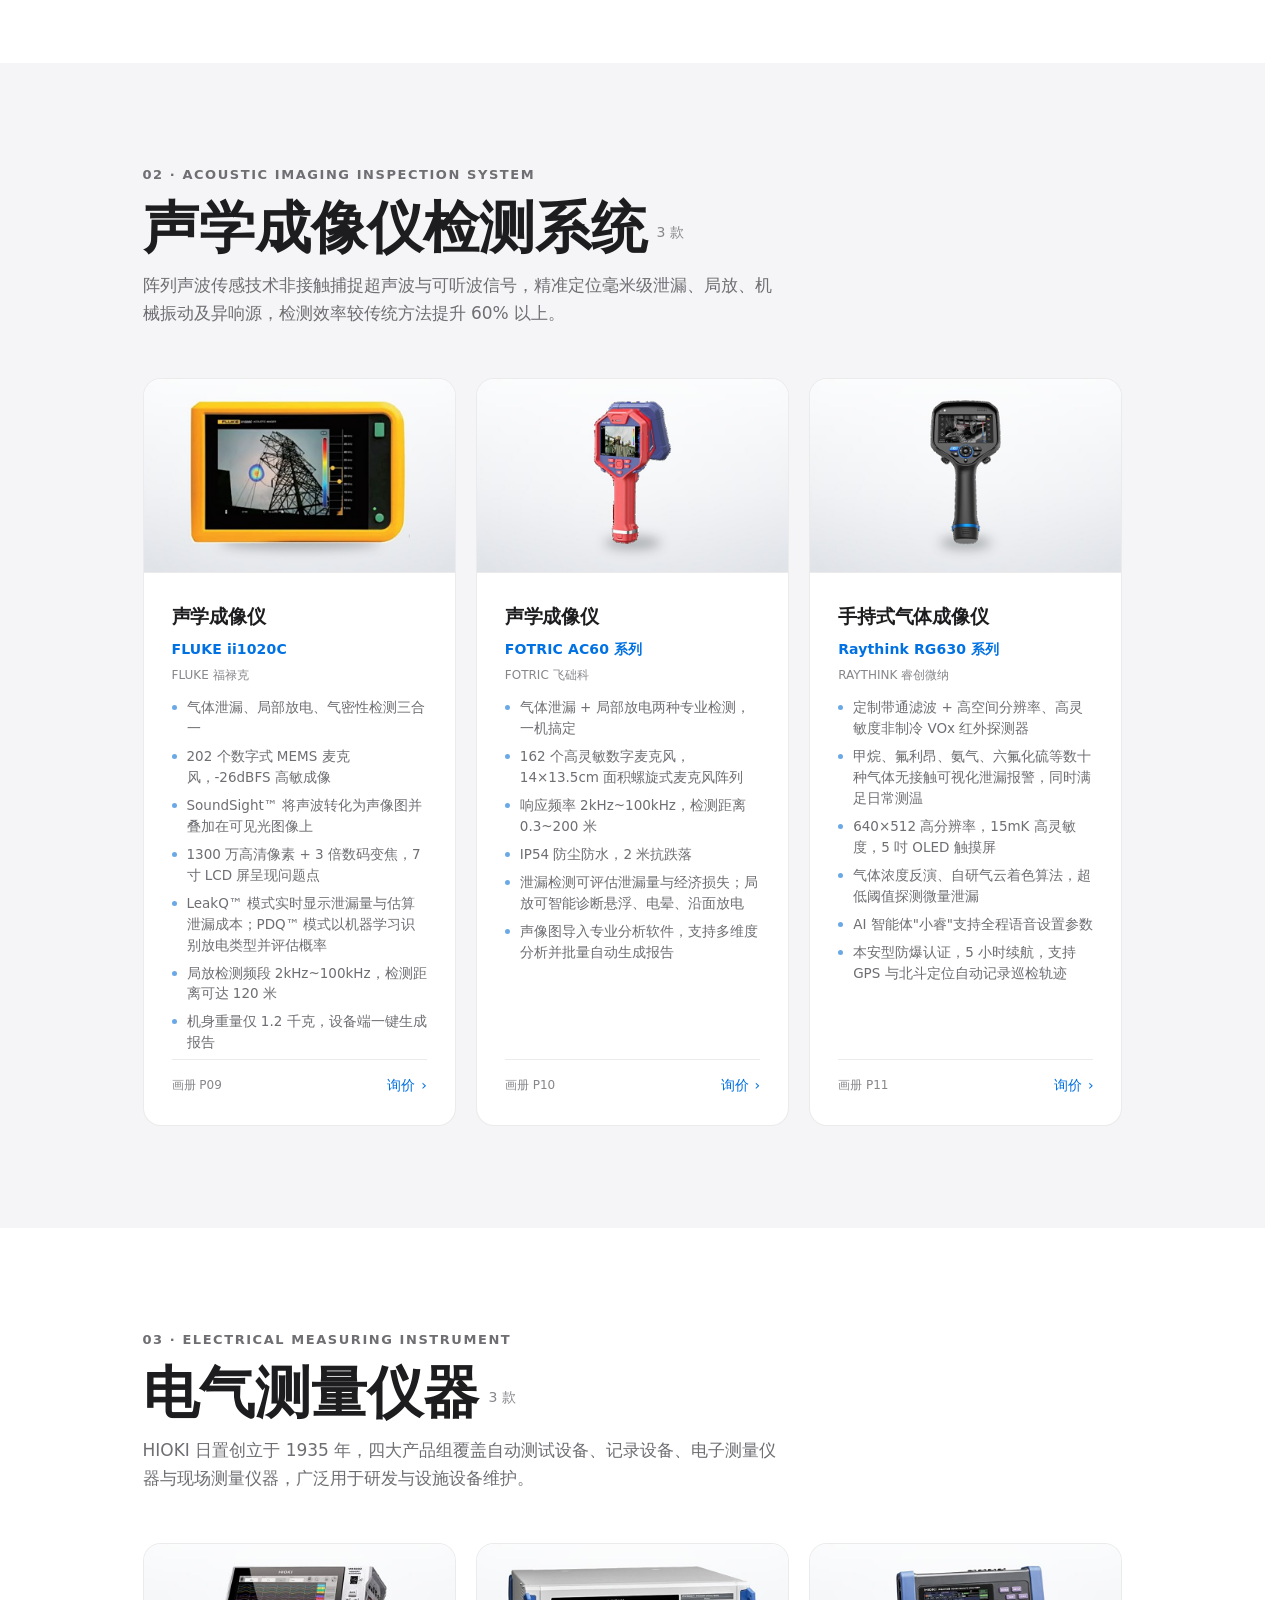
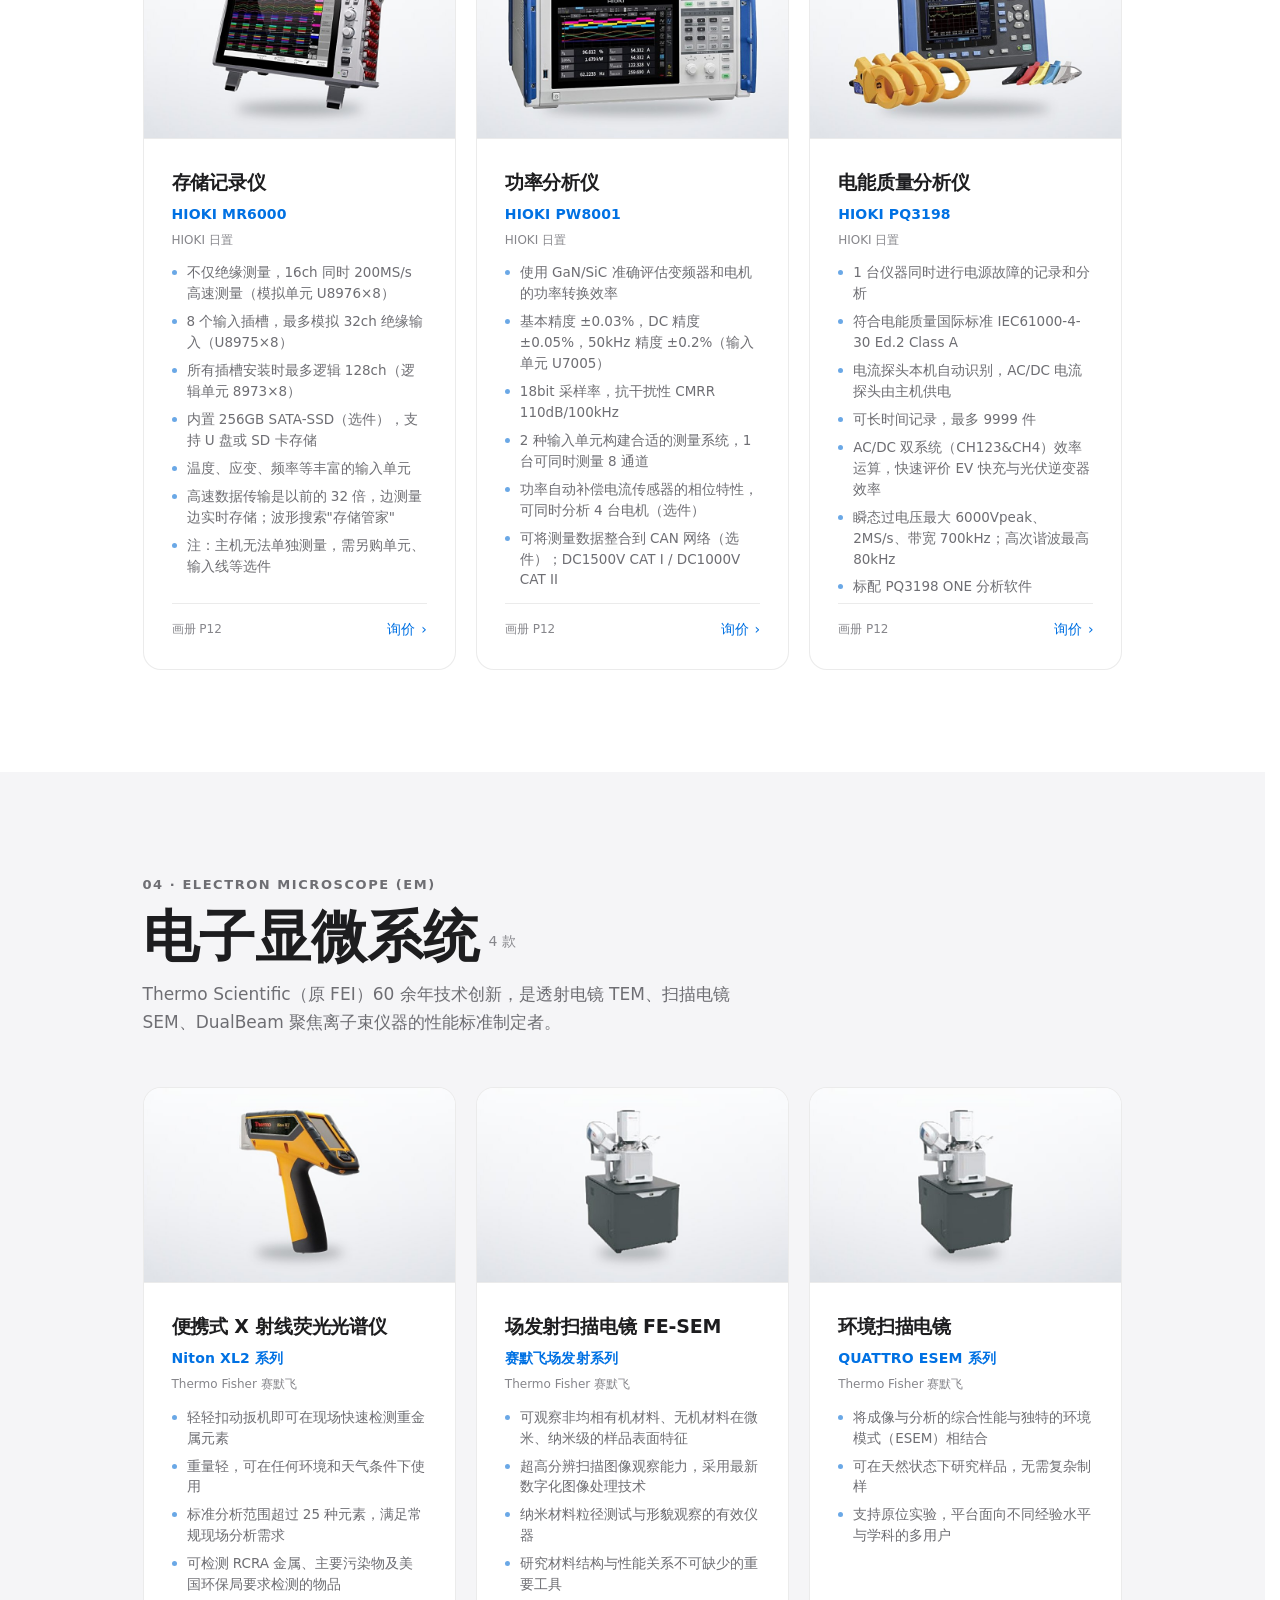
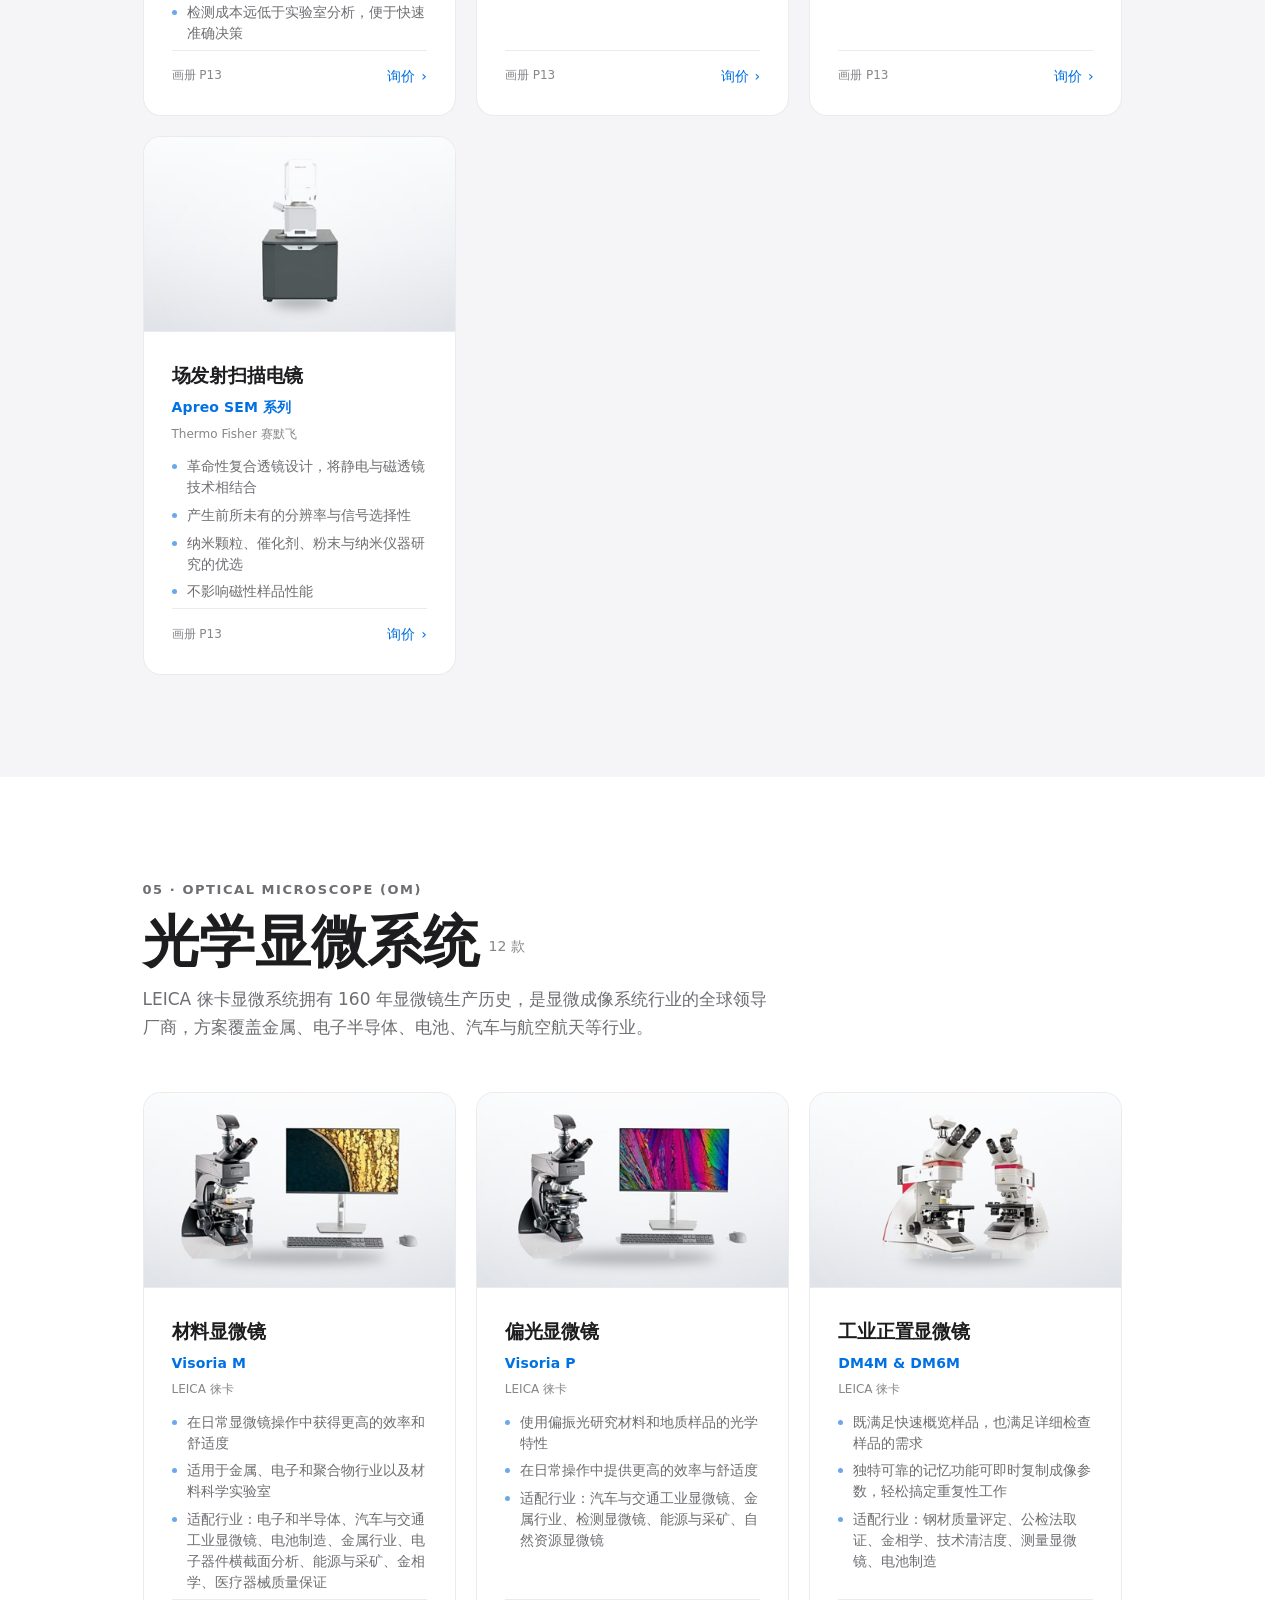
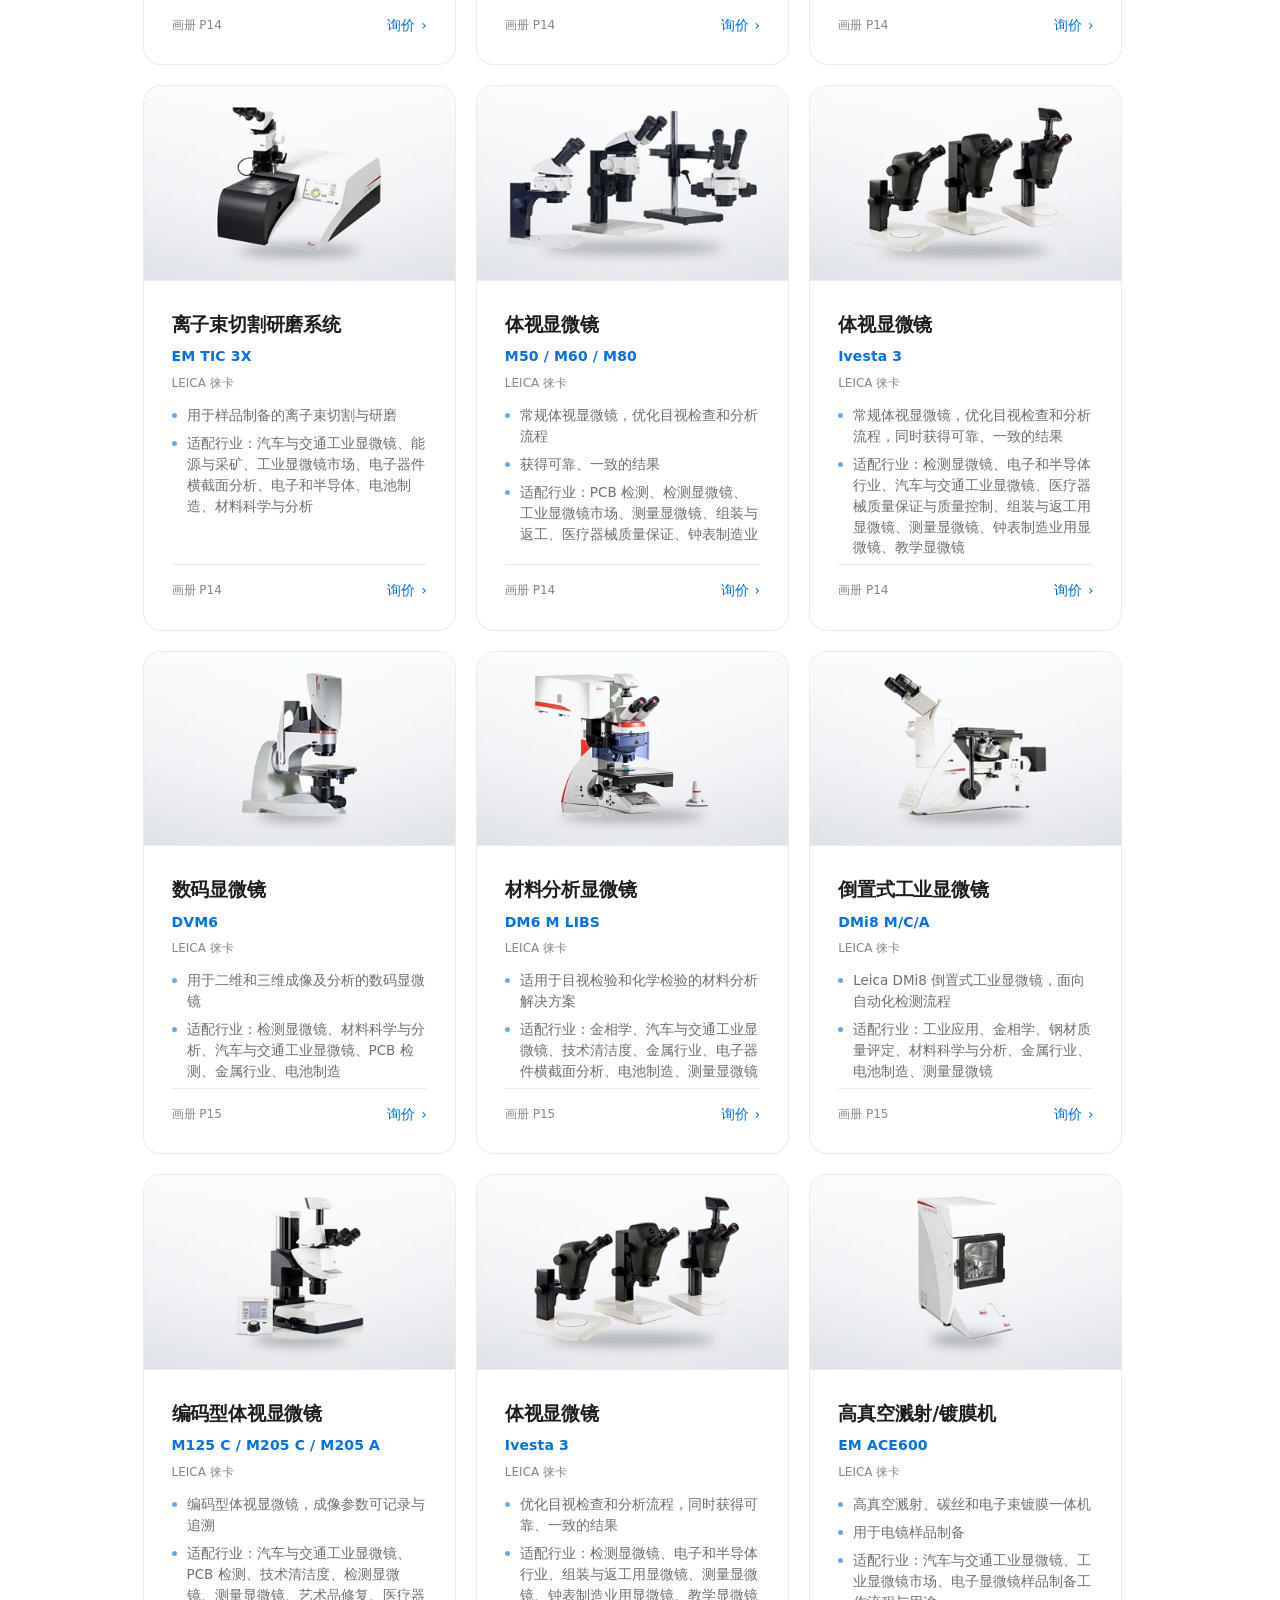
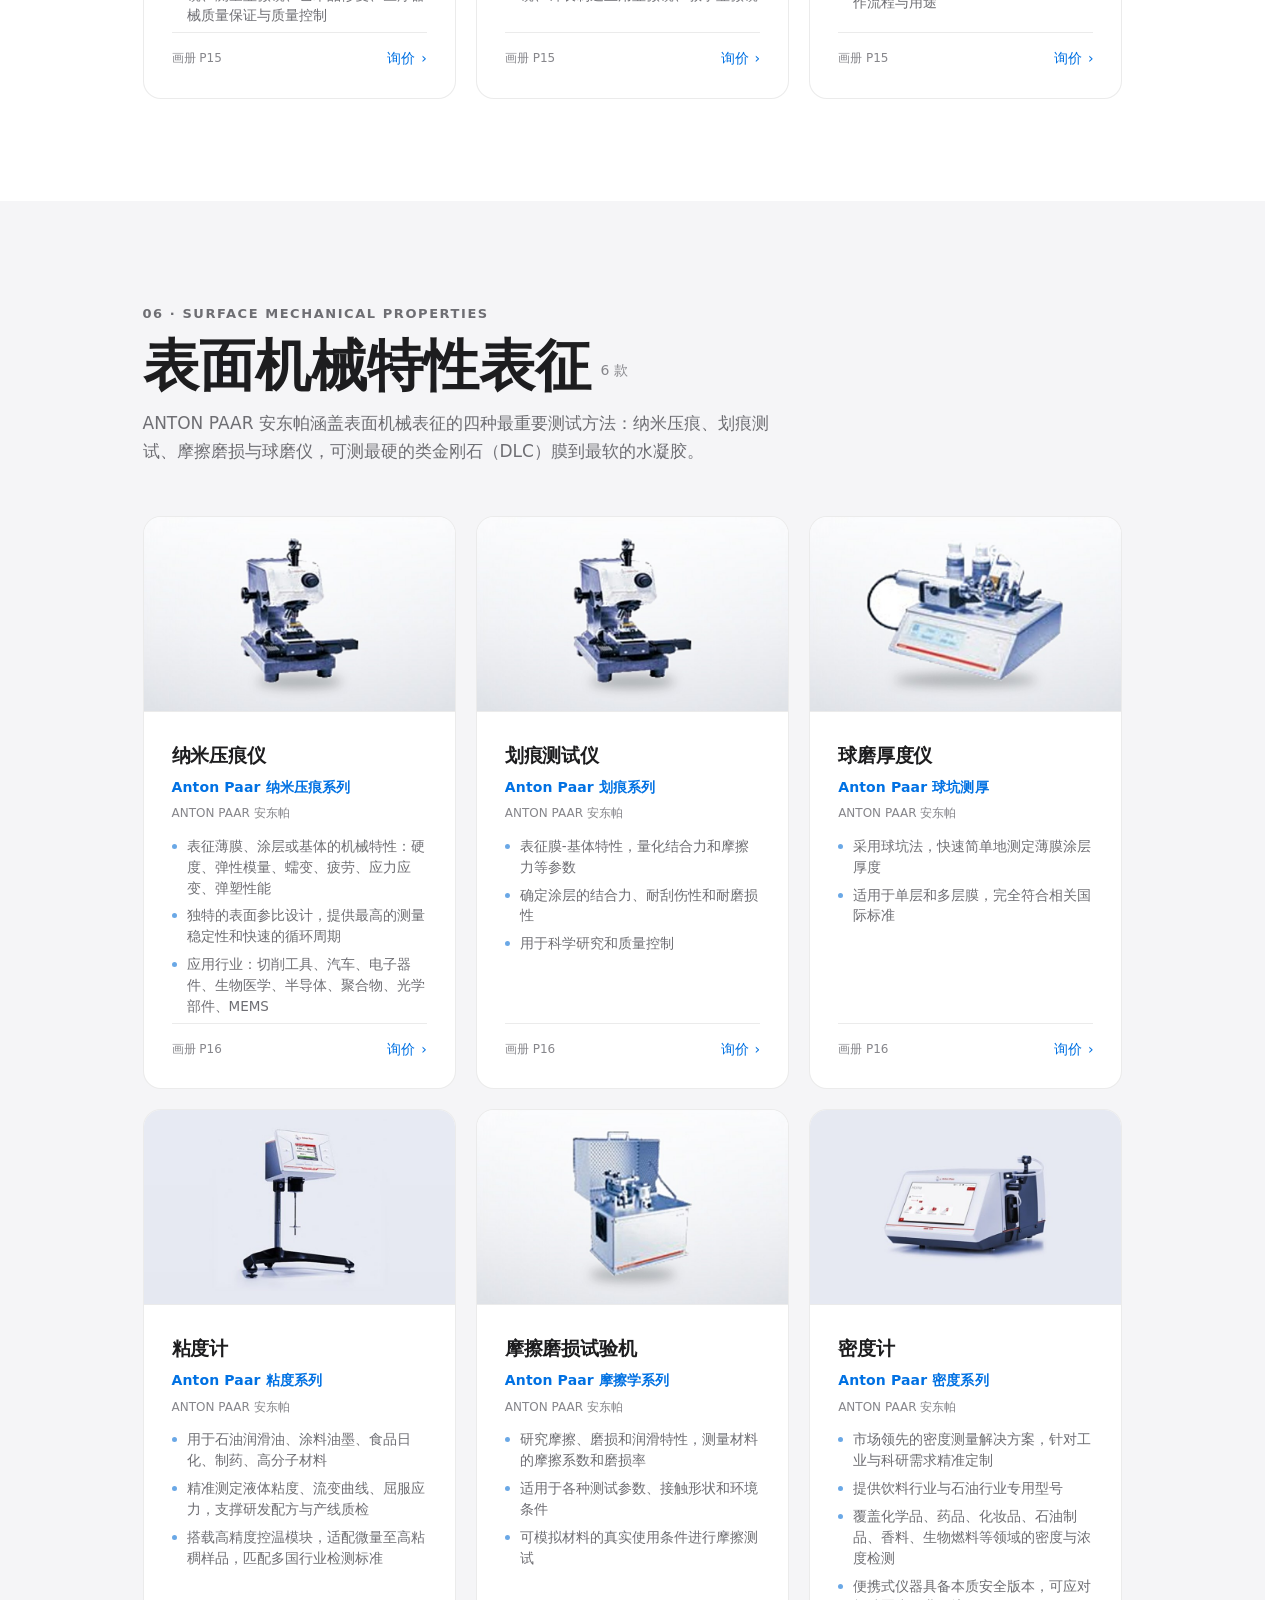
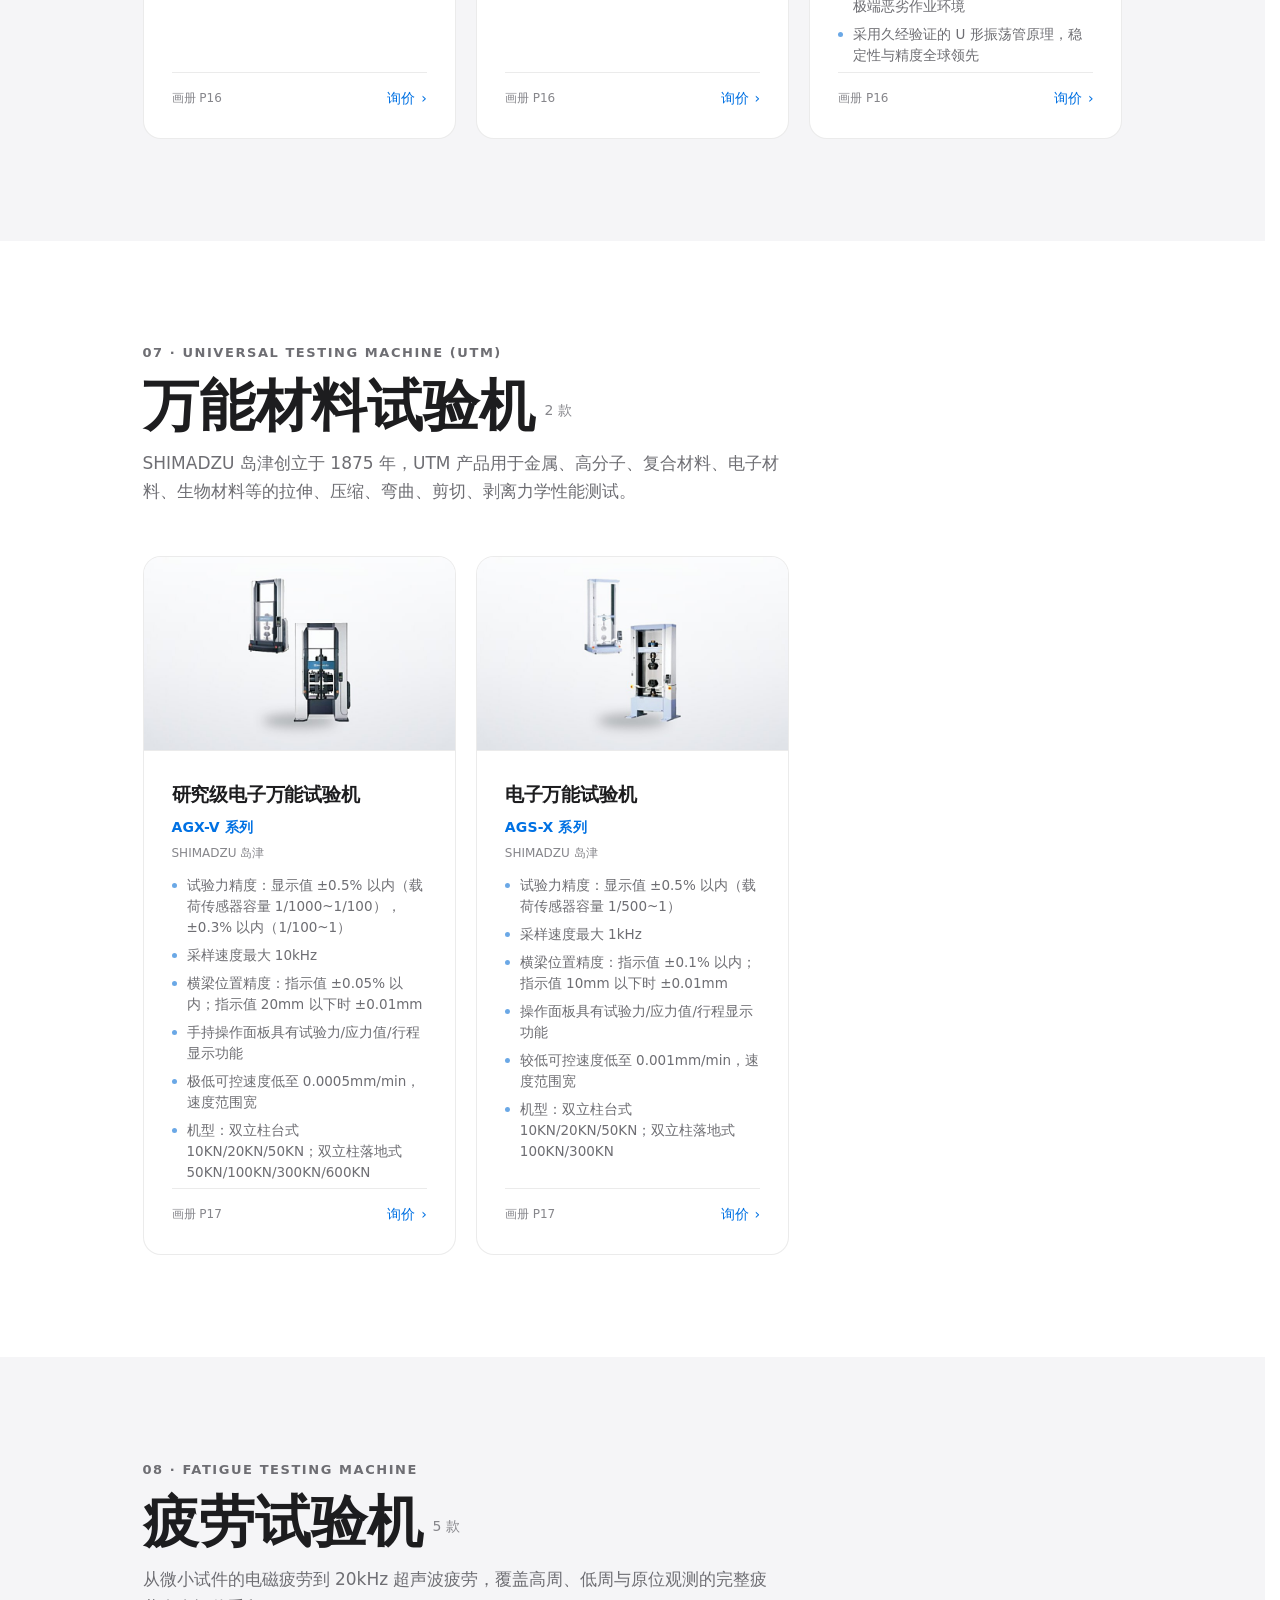
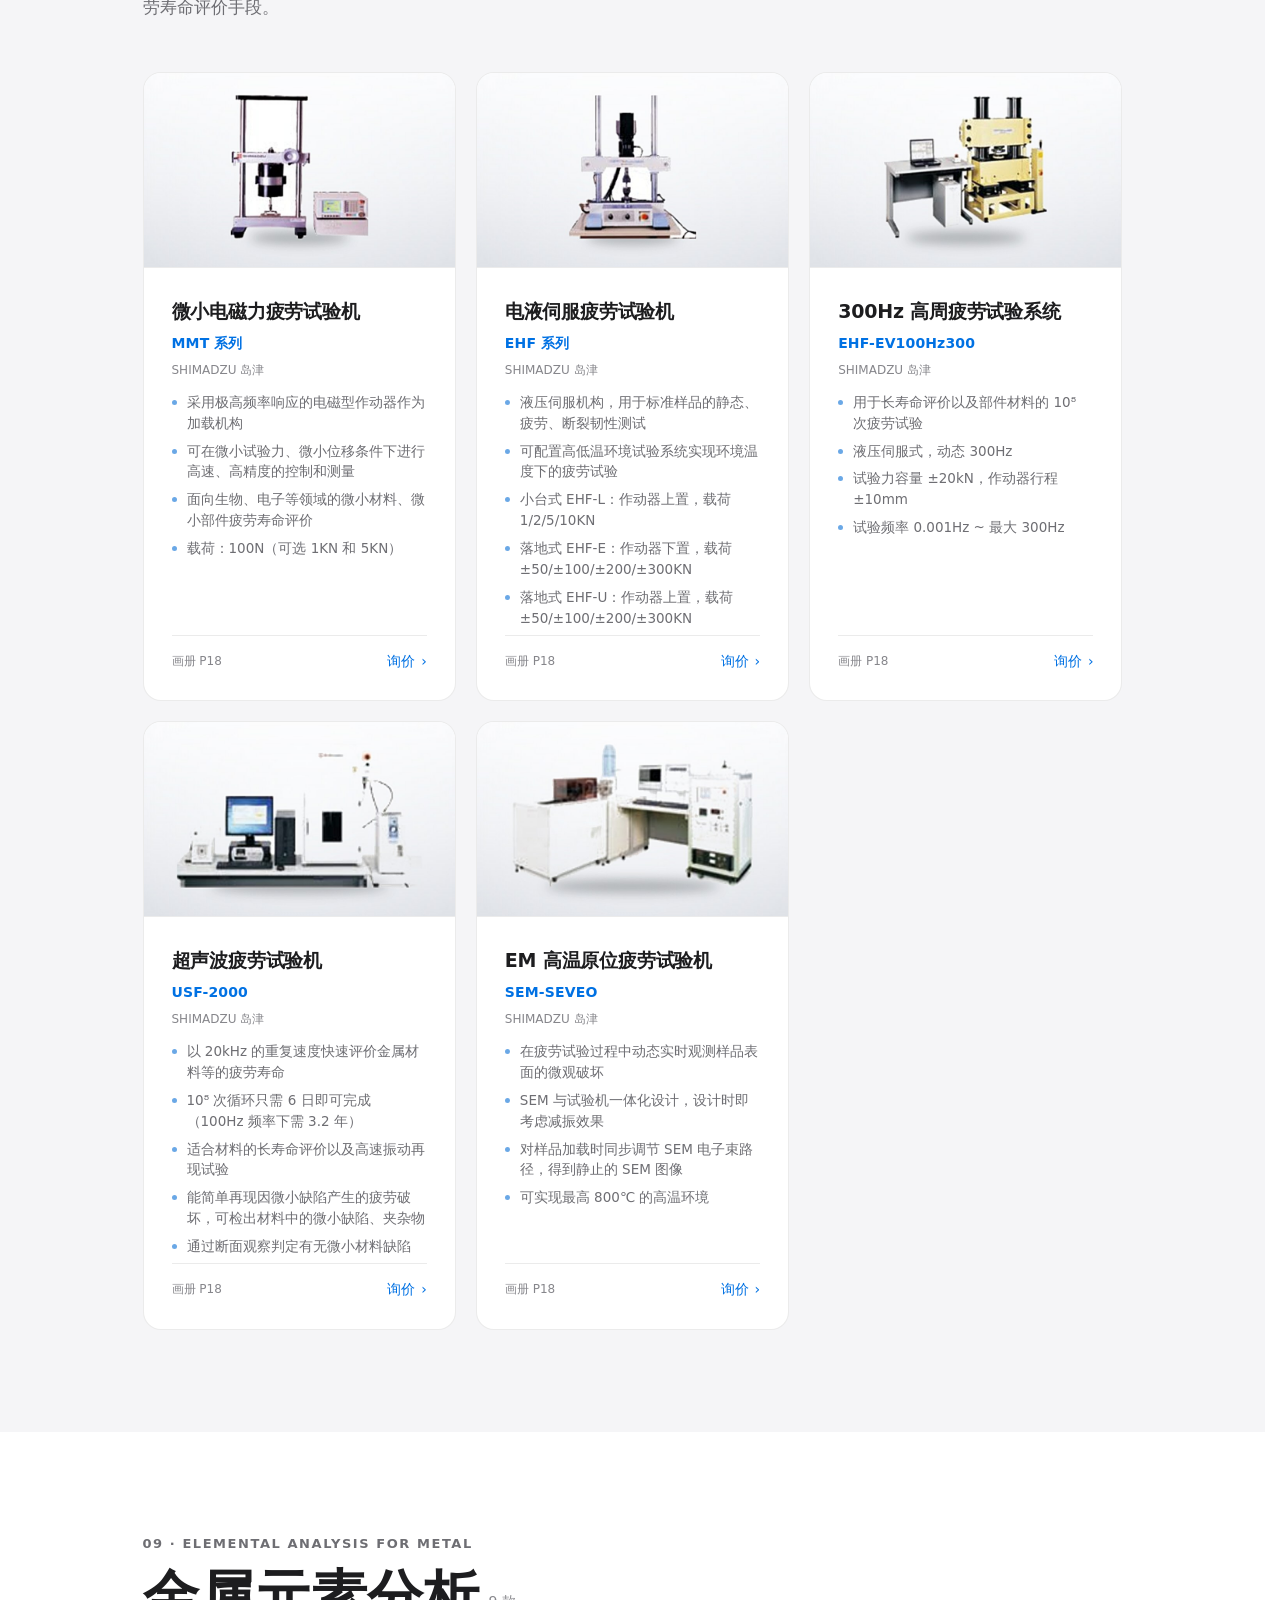
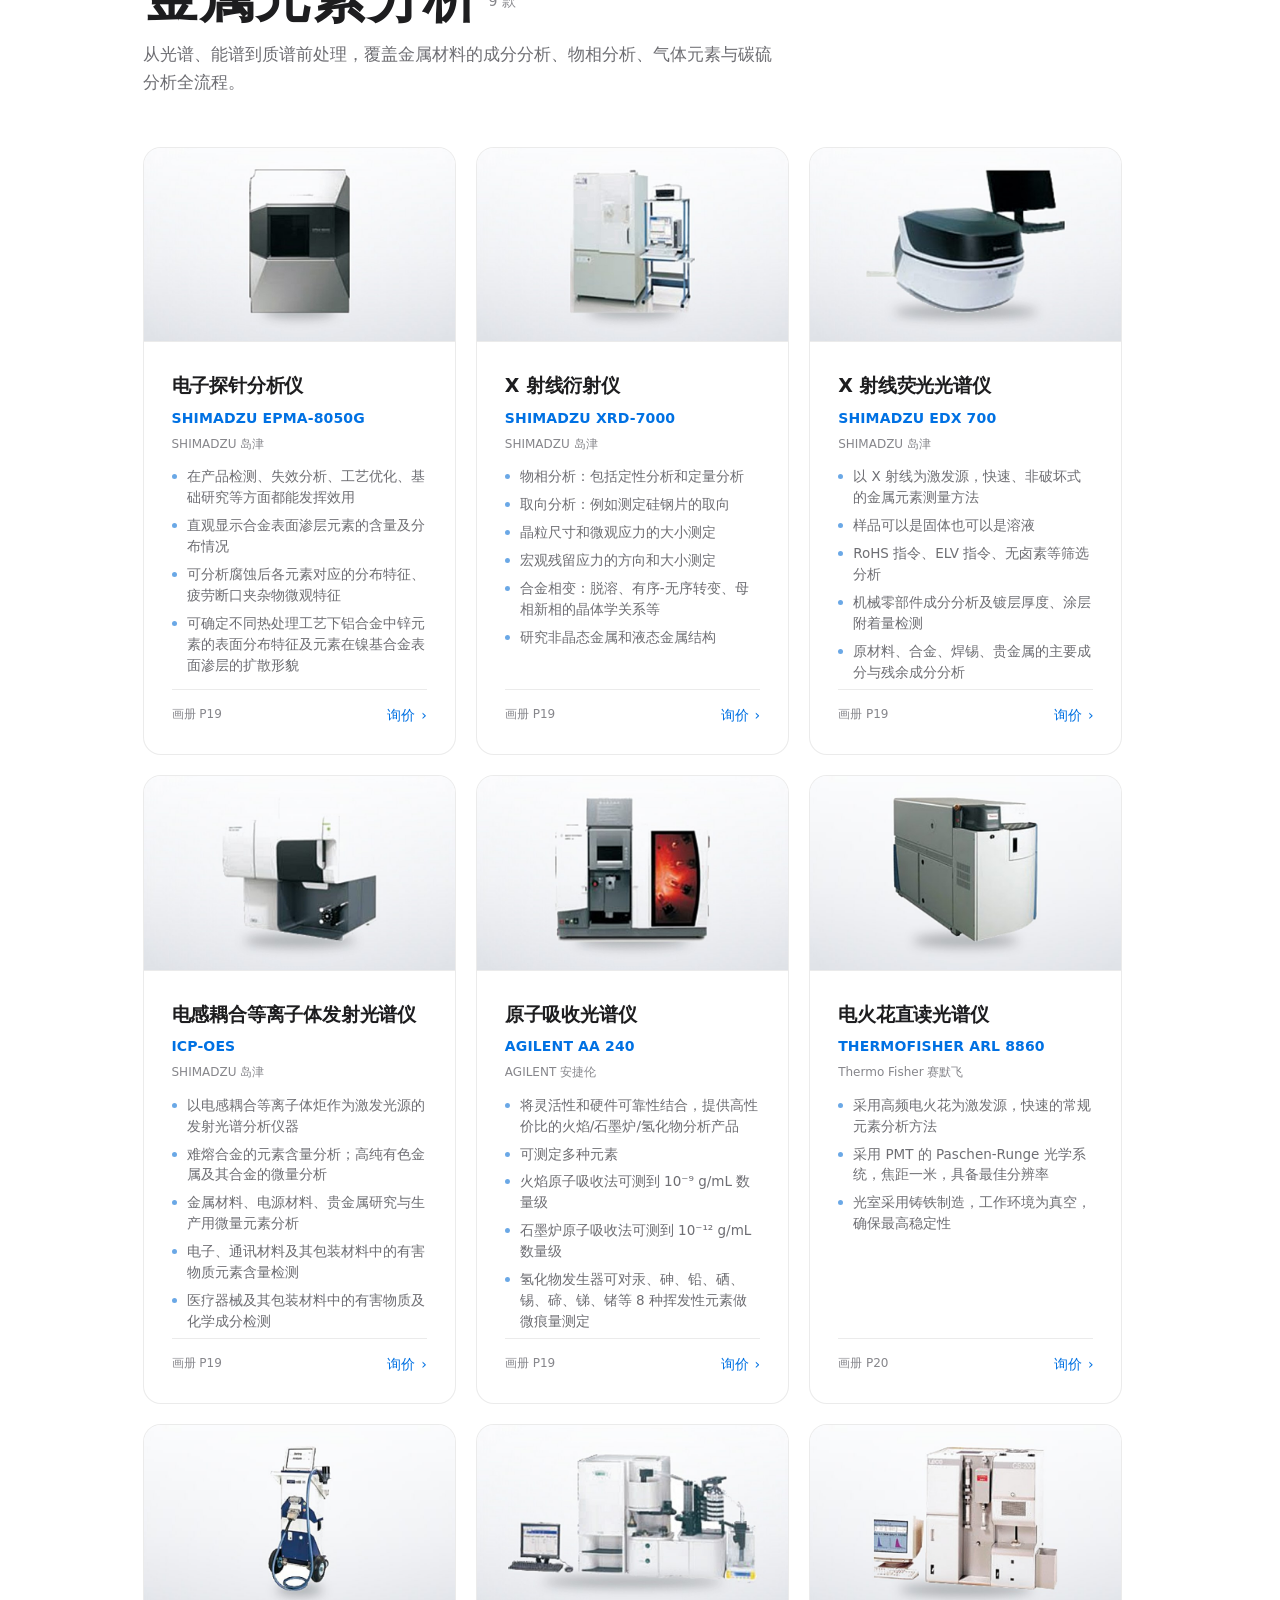
<file: products.html>
<!DOCTYPE html>
<!--
  极曜微科技 · 产品中心（16 大类 / 101 款）
  ------------------------------------------------------------
  本页内容与图片全部取自 E:\网页\2026上海极曜微科技有限公司V1.0_0802.pdf（公司 2026 版产品画册），
  由 jiyao_tools/render-products.mjs 从 catalog.json 一次性生成，改产品请改 catalog.json 后重新生成，
  不要在 HTML 里手改（会被下次生成覆盖）。
  样式复用首页那套令牌：base.css / layout.css / effects.css / menu.css，
  本页只多两个文件：
    css/products.css  目录页特有的卡片、吸顶筛选条
    js/products.js    关键词搜索 + 分类跳转（分类跳转要减掉筛选条高度，所以没用 nav.js 的通用锚点）
  顶部导航（含六个悬停展开的面板）不在这页手写，生成时整段从 index.html 搬过来，两页共用一份。
  图片在 img/products-studio/（画册原图套影棚模板的成品，没处理到的自动回退 img/products/）。
-->
<html lang="zh-CN" data-theme="light">
<head>
<meta charset="UTF-8">
<meta name="viewport" content="width=device-width, initial-scale=1">
<title>产品中心 · 16 大类 101 款检测仪器 | 极曜微科技</title>
<meta name="description" content="上海极曜微科技有限公司产品目录：红外热像、声学成像、电子与光学显微、万能与疲劳试验机、金属元素分析、材料力学与流变、环境老化、热分析、半导体检测共 101 款型号与说明，福禄克/飞础科/徕卡/岛津/安东帕等 29 个品牌。">
<link rel="icon" type="image/png" href="img/logo-mark.png">
<link rel="stylesheet" href="css/base.css">
<link rel="stylesheet" href="css/layout.css">
<link rel="stylesheet" href="css/effects.css">
<link rel="stylesheet" href="css/products.css">
<link rel="stylesheet" href="css/menu.css">     <!-- 导航要和首页长得一样，下拉面板这套就得带上 -->
</head>
<body>

<!-- ============ 导航 ============
     整段由 sharedNav() 从 index.html 搬过来，和首页一模一样（悬停展开面板 + 产品中心胶囊）。
     当前页标记用 aria-current="page"，不用 .is-active：
     js/nav.js 的滚动高亮会把所有 .is-active 抢走（它只认本页的 section id）。 -->
<header class="nav">
  <div class="nav__inner">
    <a class="nav__logo" href="index.html"><img class="nav__mark" src="img/logo-mark.png" alt="" width="282" height="262">极曜微科技</a>
    <nav class="nav__links">
      <a href="index.html#overview" data-menu="overview" aria-expanded="false" aria-controls="menu-overview" aria-haspopup="true">概览<span class="caret" aria-hidden="true">▾</span></a>
      <a href="index.html#products" data-menu="products" aria-expanded="false" aria-controls="menu-products" aria-haspopup="true">产品<span class="caret" aria-hidden="true">▾</span></a>
      <a href="index.html#numbers" data-menu="numbers" aria-expanded="false" aria-controls="menu-numbers" aria-haspopup="true">数据<span class="caret" aria-hidden="true">▾</span></a>
      <a href="index.html#gallery" data-menu="gallery" aria-expanded="false" aria-controls="menu-gallery" aria-haspopup="true">实拍<span class="caret" aria-hidden="true">▾</span></a>
      <a href="index.html#service" data-menu="service" aria-expanded="false" aria-controls="menu-service" aria-haspopup="true">服务<span class="caret" aria-hidden="true">▾</span></a>
    </nav>
    <div class="nav__tools">
      <button class="theme-btn" type="button" aria-label="切换主题">☀</button>
      <!-- 产品中心是全站最常去的一页，导航又是"悬停展开面板"的设计（点栏目本身只开面板、不跳转），
           所以入口必须单独做成一个能直接点的胶囊，滚到任何一个位置都能一键进去。 -->
      <a class="btn btn--ghost nav__enter" aria-current="page" href="#top" style="padding:7px 16px;font-size:14px">产品中心</a>
      <a class="btn btn--ghost nav__quote" href="index.html#contact" style="padding:7px 16px;font-size:14px">要报价</a>
      <button class="nav__burger" type="button" data-menu="all" aria-label="打开菜单" aria-expanded="false" aria-controls="menu-all"><i></i></button>
    </div>
  </div>
</header>

<!-- 整页压暗 + 磨砂，靠 backdrop-filter 糊掉导航以下的全部内容。
     z-index 40 低于导航(50)和面板(51)，所以只有"背景"被糊，导航和面板自己保持清晰。 -->
<div class="menu-scrim" aria-hidden="true"></div>

<!-- ============ 六个下拉面板 ============
     写在 </header> 外面、和导航做兄弟节点，不能写进 .nav 里：
     .nav.is-stuck 有 backdrop-filter，它会变成 fixed 后代的包含块，
     窄屏那条 top:var(--nav-h);bottom:0 会被算成零高度。细节见 css/menu.css 头部注释。 -->

<div class="menu" id="menu-overview" aria-hidden="true">
  <div class="menu__inner">
    <div class="menu__cols">
      <div>
        <p class="menu__tit">极曜微科技</p>
        <a class="menu__item" href="index.html#overview">多品牌仪器一站式选型<span>红外热像、声学成像、显微观察、材料分析、力学测试</span></a>
        <a class="menu__item" href="index.html#numbers">29 个品牌 / 16 大类<span>正规授权渠道，原厂序列号可验真</span></a>
        <a class="menu__item" href="index.html#contact">上海 · 立足长三角<span>现货、报价快，售后有人接</span></a>
      </div>
      <div>
        <p class="menu__tit">怎么开始</p>
        <a class="menu__item" href="index.html#flow">不知道型号，说场景就行<span>测什么参数、预算多少、产线还是实验室</span></a>
        <a class="menu__item" href="#top">完整产品目录<span>16 大类 101 款，型号与说明均可查</span></a>
        <a class="menu__item" href="index.html#gallery">看仓库实拍<span>所见即所得，四张实拍图</span></a>
      </div>
      <div>
        <p class="menu__tit">重点看这里</p>
        <a class="menu__item" href="index.html#overview">滚动产品展示带<span>往下滚，四类主力机型一帧一帧推给你看</span></a>
        <a class="menu__item" href="index.html#service">四项服务承诺<span>正品 / 选型 / 校准 / 报价，写在合同里</span></a>
        <a class="menu__item" href="index.html#contact">直接要报价<span>159-0053-4029，常见机型当天出价</span></a>
      </div>
    </div>
    <div class="menu__foot">
      <p class="t-fine">页面说明：此处仅用于说明经营范围，正式上线前请补齐营业执照主体名称与 ICP 备案号。</p>
      <a class="link-arrow" href="#top">进产品中心 <span class="ar">›</span></a>
    </div>
  </div>
</div>

<div class="menu" id="menu-products" aria-hidden="true">
  <div class="menu__inner">
    <div class="menu__cols">
      <div>
        <p class="menu__tit">热像与声学</p>
        <a class="menu__item" href="#cat-thermal">红外热成像<span>FOTRIC 2810 / 348L、Fluke TiX1060 / Ti480U、巨哥 MAG-F6</span></a>
        <a class="menu__item" href="#cat-acoustic">声学成像<span>Fluke ii1020C 泄漏与局放二合一、FOTRIC AC60 阵列</span></a>
      </div>
      <div>
        <p class="menu__tit">显微与材料</p>
        <a class="menu__item" href="#cat-om">显微观察系统<span>徕卡 DM4M / DM18M / DCM8 / DVM6、JEOL 电镜</span></a>
        <a class="menu__item" href="#cat-metal">材料成分分析<span>岛津 XRD-7000 / EDX7000 / EPMA-8050G、力可碳硫</span></a>
        <a class="menu__item" href="#cat-utm">力学性能测试<span>岛津 AGX-V / UH-FX 2000KN、安东帕纳米压痕</span></a>
      </div>
      <div>
        <p class="menu__tit">测量与试验</p>
        <a class="menu__item" href="#cat-electrical">电参数与现场测量<span>福禄克全系万用表、钳形表、绝缘电阻、电能质量</span></a>
        <a class="menu__item" href="#cat-aging">老化与环境试验<span>氙灯、UV 紫外、臭氧、热老化烘箱</span></a>
        <a class="menu__item" href="#cat-semi">半导体 / PCB<span>来料检验、板卡故障定位、焊接质量评估</span></a>
      </div>
    </div>
    <div class="menu__foot">
      <p class="t-fine">上面八块点进去直接落到对应分类；完整目录 16 大类 101 款，带型号与画册原图。</p>
      <a class="link-arrow" href="#top">进产品中心 <span class="ar">›</span></a>
    </div>
  </div>
</div>

<div class="menu" id="menu-numbers" aria-hidden="true">
  <div class="menu__inner">
    <div class="menu__cols">
      <div>
        <p class="menu__tit">规模</p>
        <a class="menu__item" href="index.html#numbers">29 个品牌<span>代理与合作品牌，跨品牌帮你选型</span></a>
        <a class="menu__item" href="#top">16 大类品类<span>从热成像到环境试验全覆盖，明细在产品中心页</span></a>
      </div>
      <div>
        <p class="menu__tit">能力</p>
        <a class="menu__item" href="index.html#numbers">-40℃ ~ +2000℃<span>热成像测温范围，炉口高温有对应机型</span></a>
        <a class="menu__item" href="index.html#numbers">0.1 nm<span>光学表面测量纵向分辨率（徕卡 DCM8）</span></a>
      </div>
      <div>
        <p class="menu__tit">交付</p>
        <a class="menu__item" href="index.html#service">原厂序列号与保修卡<span>支持官网验真，杜绝水货翻新</span></a>
        <a class="menu__item" href="index.html#flow">四步选型流程<span>说场景 → 出方案 → 报价交期 → 交付校准</span></a>
      </div>
    </div>
    <div class="menu__foot">
      <p class="t-fine">上面这几个数都是本页数据带里的口径，没有另算一套。</p>
      <a class="link-arrow" href="index.html#numbers">看数据带 <span class="ar">›</span></a>
    </div>
  </div>
</div>

<div class="menu" id="menu-gallery" aria-hidden="true">
  <div class="menu__inner">
    <div class="menu__cols">
      <div>
        <p class="menu__tit">热像与显微</p>
        <a class="menu__item" href="index.html#gallery">红外热像仪<span>手持与在线机型</span></a>
        <a class="menu__item" href="index.html#gallery">显微镜系统<span>金相与电镜</span></a>
      </div>
      <div>
        <p class="menu__tit">测量与板级</p>
        <a class="menu__item" href="index.html#gallery">工业测量仪表<span>万用表、钳形表、绝缘测试</span></a>
        <a class="menu__item" href="index.html#gallery">半导体与 PCB<span>芯片级失效分析</span></a>
      </div>
      <div>
        <p class="menu__tit">怎么用</p>
        <a class="menu__item" href="index.html#overview">滚动展示带<span>同样的四张图，往下滚一帧一帧推</span></a>
        <a class="menu__item" href="index.html#contact">实地看机<span>提前打电话约，别白跑</span></a>
      </div>
    </div>
    <div class="menu__foot">
      <p class="t-fine">实拍横排可以左右拖动；图片是原始尺寸，还没做响应式裁切。</p>
      <a class="link-arrow" href="index.html#gallery">看实拍 <span class="ar">›</span></a>
    </div>
  </div>
</div>

<div class="menu" id="menu-service" aria-hidden="true">
  <div class="menu__inner">
    <div class="menu__cols">
      <div>
        <p class="menu__tit">正品与选型</p>
        <a class="menu__item" href="index.html#service">正品行货<span>正规授权，序列号保修卡齐全</span></a>
        <a class="menu__item" href="index.html#service">选型支持<span>多品牌之间挑最合适的型号</span></a>
      </div>
      <div>
        <p class="menu__tit">售后与报价</p>
        <a class="menu__item" href="index.html#service">售后校准<span>保修期内对接原厂，到期校准维修</span></a>
        <a class="menu__item" href="index.html#service">报价快<span>常见机型当天出价，不等邮件</span></a>
      </div>
      <div>
        <p class="menu__tit">联系</p>
        <a class="menu__item" href="tel:15900534029">159-0053-4029<span>销售热线，批量与特殊规格直接打电话</span></a>
        <a class="menu__item" href="index.html#contact">周一至周六<span>工作时间来电优先处理</span></a>
      </div>
    </div>
    <div class="menu__foot">
      <p class="t-fine">正式上线前请补齐：授权书证明页。</p>
      <a class="link-arrow" href="index.html#service">看承诺 <span class="ar">›</span></a>
    </div>
  </div>
</div>

<!-- 窄屏专用：汉堡按钮展开的整屏菜单，只放栏目级入口，不做多列 -->
<div class="menu" id="menu-all" aria-hidden="true">
  <div class="menu__inner">
    <div class="menu__cols">
      <div>
        <a class="menu__item" href="index.html#overview">概览<span>多品牌仪器一站式选型</span></a>
        <a class="menu__item" href="#top">产品中心<span>16 大类 101 款完整目录</span></a>
        <a class="menu__item" href="index.html#numbers">数据<span>29 个品牌 / 16 大类</span></a>
        <a class="menu__item" href="index.html#gallery">实拍<span>仓库实拍，所见即所得</span></a>
        <a class="menu__item" href="index.html#flow">流程<span>不知道型号，说场景就行</span></a>
        <a class="menu__item" href="index.html#service">服务<span>四项承诺写死在合同里</span></a>
        <a class="menu__item" href="tel:15900534029">159-0053-4029<span>要报价，直接打电话</span></a>
      </div>
    </div>
  </div>
</div>



<main id="top">

<!-- ============ 页头 ============ -->
<section class="section pc-top">
  <div class="wrap">
    <p class="t-eyebrow" data-rv>Product Catalog · 2026</p>
    <h1 class="t-title" data-rv style="max-width:24ch">16 大类 <span class="t-grad">101 款</span>在售型号</h1>
    <p class="t-body" data-rv style="margin-top:14px;max-width:62ch">
      型号、品牌与说明全部取自公司 2026 版产品画册，图片为画册原图（已压缩到网页尺寸）。
      不确定该用哪一台？把测量对象和量程说清楚，我们在 29 个品牌之间帮你配。
    </p>
    <div class="hero__cta" data-rv style="justify-content:flex-start">
      <a class="btn" href="tel:15900534029">直接来电 159-0053-4029</a>
      <a class="link-arrow" href="index.html">回品牌页 <span class="ar">›</span></a>
    </div>
  </div>
</section>

<!-- ============ 吸顶筛选条 ============
     sticky 的 top 用 --nav-h，正好贴在吸顶导航下面；
     分类按钮是 <button> 不是 <a>，因为跳转要额外减掉这条的高度，通用锚点脚本不知道它存在。 -->
<div class="pbar">
  <div class="pbar__in">
    <label class="psearch">
      <input id="pc-q" type="search" placeholder="搜型号 / 品牌 / 关键词，例如 348L、岛津、氙灯老化" aria-label="在产品目录里搜索">
    </label>
    <span class="pbar__n" id="pc-n">共 101 款</span>
    <div class="chips" role="group" aria-label="按分类跳转">
        <button class="chip" type="button" data-jump="cat-thermal">红外热成像仪测温系统<b>8</b></button>
        <button class="chip" type="button" data-jump="cat-acoustic">声学成像仪检测系统<b>3</b></button>
        <button class="chip" type="button" data-jump="cat-electrical">电气测量仪器<b>3</b></button>
        <button class="chip" type="button" data-jump="cat-em">电子显微系统<b>4</b></button>
        <button class="chip" type="button" data-jump="cat-om">光学显微系统<b>12</b></button>
        <button class="chip" type="button" data-jump="cat-surface">表面机械特性表征<b>6</b></button>
        <button class="chip" type="button" data-jump="cat-utm">万能材料试验机<b>2</b></button>
        <button class="chip" type="button" data-jump="cat-fatigue">疲劳试验机<b>5</b></button>
        <button class="chip" type="button" data-jump="cat-metal">金属元素分析<b>9</b></button>
        <button class="chip" type="button" data-jump="cat-metalmec">金属材料机械性能表征<b>7</b></button>
        <button class="chip" type="button" data-jump="cat-polymer">高分子材料物性表征<b>16</b></button>
        <button class="chip" type="button" data-jump="cat-rheology">高分子材料流变性能表征<b>5</b></button>
        <button class="chip" type="button" data-jump="cat-aging">高分子材料耐环境可靠性评价<b>4</b></button>
        <button class="chip" type="button" data-jump="cat-thermal-analysis">高分子材料热分析系统<b>6</b></button>
        <button class="chip" type="button" data-jump="cat-semi">半导体 / PCB / 电子材料检测<b>10</b></button>
        <button class="chip" type="button" data-jump="cat-pd">高压局放监测<b>1</b></button>
    </div>
  </div>
</div>

    <section class="section cat" id="cat-thermal">
      <div class="wrap">
        <div class="sec-head">
          <p class="t-eyebrow" data-rv>01 · Infrared Thermal Imager</p>
          <h2 class="t-title" data-rv>红外热成像仪测温系统<span class="cat-n">8 款</span></h2>
          <p class="t-body" data-rv style="margin-top:12px">从手持式热像仪到在线式中波/短波热像仪，覆盖研发、质检、过程控制与状态监测的完整测温方案。</p>
        </div>
        <div class="grid">
      <article class="card pcard" data-rv="fade" data-kw="fotric 348l 手持式热像仪 fotric 飞础科 红外热成像仪测温系统 infrared thermal imager 热像探测器物理像素 640×480，温度灵敏度 netd &lt;25mk@30℃ 测温范围 -20℃~+650℃，支持 1200℃ 高温扩展 不少于 20 个可移动点、20 个可移动区域、20 条可移动直线分析，支持区域发射率 usb 传输全辐射热像视频流，hdmi 输出非辐射热像视频流 可配置显微镜镜头，点分辨率不高于 50μm；复合调色聚焦成像与高温差均衡成像 专业分析软件：最多 10 窗口同步测试，录制全辐射视频流，单文件存储深度达 1tb 支持超温/低温/极差值三种在线报警，温升曲线可叠加对比并导入 excel 二次分析">
        <div class="pc-img"><img src="img/products-studio/p05-1.jpg" alt="FOTRIC 348L 手持式热像仪" loading="lazy" decoding="async"></div>
        <div class="pc-body">
          <h3>手持式热像仪</h3>
          <p class="pc-model">FOTRIC 348L</p>
          <p class="pc-brand">FOTRIC 飞础科</p>
          <ul class="pc-specs">
            <li>热像探测器物理像素 640×480，温度灵敏度 NETD &lt;25mK@30℃</li>
            <li>测温范围 -20℃~+650℃，支持 1200℃ 高温扩展</li>
            <li>不少于 20 个可移动点、20 个可移动区域、20 条可移动直线分析，支持区域发射率</li>
            <li>USB 传输全辐射热像视频流，HDMI 输出非辐射热像视频流</li>
            <li>可配置显微镜镜头，点分辨率不高于 50μm；复合调色聚焦成像与高温差均衡成像</li>
            <li>专业分析软件：最多 10 窗口同步测试，录制全辐射视频流，单文件存储深度达 1TB</li>
            <li>支持超温/低温/极差值三种在线报警，温升曲线可叠加对比并导入 Excel 二次分析</li>
          </ul>
          <div class="pc-foot"><span>画册 P05</span><a class="link-arrow" href="tel:15900534029">询价 <span class="ar">›</span></a></div>
        </div>
      </article>
      <article class="card pcard" data-rv="fade" data-kw="fotric 248m 专家级红外热像仪 fotric 飞础科 红外热成像仪测温系统 infrared thermal imager 红外分辨率 640×480，最小成像距离 0.1m，微距镜头分辨率 50μm 测温范围 -20℃~650℃（-20℃~150℃、0~650℃ 双量程） 支持 30hz 全辐射流，观测距离 50mm 研发测试台安装：2 个 1/4-unc-20 标准安装孔，支持底部、顶部安装 标配 30° 标准镜头与 50μm 微距镜头，满足研发、质检、监测需求 内置测量范围计算器：最大测量范围、像素解析度、测量镜头、测试距离">
        <div class="pc-img"><img src="img/products-studio/p05-1.jpg" alt="FOTRIC 248M 专家级红外热像仪" loading="lazy" decoding="async"></div>
        <div class="pc-body">
          <h3>专家级红外热像仪</h3>
          <p class="pc-model">FOTRIC 248M</p>
          <p class="pc-brand">FOTRIC 飞础科</p>
          <ul class="pc-specs">
            <li>红外分辨率 640×480，最小成像距离 0.1m，微距镜头分辨率 50μm</li>
            <li>测温范围 -20℃~650℃（-20℃~150℃、0~650℃ 双量程）</li>
            <li>支持 30Hz 全辐射流，观测距离 50mm</li>
            <li>研发测试台安装：2 个 1/4-UNC-20 标准安装孔，支持底部、顶部安装</li>
            <li>标配 30° 标准镜头与 50μm 微距镜头，满足研发、质检、监测需求</li>
            <li>内置测量范围计算器：最大测量范围、像素解析度、测量镜头、测试距离</li>
          </ul>
          <div class="pc-foot"><span>画册 P05</span><a class="link-arrow" href="tel:15900534029">询价 <span class="ar">›</span></a></div>
        </div>
      </article>
      <article class="card pcard" data-rv="fade" data-kw="fluke ti480u 手持式热像仪 fluke 福禄克 红外热成像仪测温系统 infrared thermal imager 640×480 红外像素，支持 1280×640 超分辨率 最高 60hz 帧频，流畅观测升/降温过程，边走边测不卡顿 180° 可旋转镜头，观测角度随时调整；5.5 英寸 oled 触摸屏 锂电池支持 &gt;3.5 小时续航，户外测试无压力 工业运维：二维码识别设备、归类测试数据、gps 定位标记 实验研发：录制全红外视频流+数据流，可用 smartview ir 二次分析 最高温支持 1200℃">
        <div class="pc-img"><img src="img/products-studio/p06-1.jpg" alt="FLUKE Ti480U 手持式热像仪" loading="lazy" decoding="async"></div>
        <div class="pc-body">
          <h3>手持式热像仪</h3>
          <p class="pc-model">FLUKE Ti480U</p>
          <p class="pc-brand">FLUKE 福禄克</p>
          <ul class="pc-specs">
            <li>640×480 红外像素，支持 1280×640 超分辨率</li>
            <li>最高 60Hz 帧频，流畅观测升/降温过程，边走边测不卡顿</li>
            <li>180° 可旋转镜头，观测角度随时调整；5.5 英寸 OLED 触摸屏</li>
            <li>锂电池支持 &gt;3.5 小时续航，户外测试无压力</li>
            <li>工业运维：二维码识别设备、归类测试数据、GPS 定位标记</li>
            <li>实验研发：录制全红外视频流+数据流，可用 SmartView IR 二次分析</li>
            <li>最高温支持 1200℃</li>
          </ul>
          <div class="pc-foot"><span>画册 P06</span><a class="link-arrow" href="tel:15900534029">询价 <span class="ar">›</span></a></div>
        </div>
      </article>
      <article class="card pcard" data-rv="fade" data-kw="fluke rse60 在线式热像仪 fluke 福禄克 红外热成像仪测温系统 infrared thermal imager 分辨率 640×480，自动对焦系统锁定测试目标 30hz 帧频，1.8mb 带宽视频输出 测温量程最大 -20℃~2000℃ rs-485 串口控制信号输出与系统接入，完成组网 铁红、黑白、彩虹等 10 种调色板，广角/长焦等多种镜头可选 smartview ir 电脑软件，搭配 sdk 实现更多工业视觉测试功能">
        <div class="pc-img"><img src="img/products-studio/p06-1.jpg" alt="FLUKE RSE60 在线式热像仪" loading="lazy" decoding="async"></div>
        <div class="pc-body">
          <h3>在线式热像仪</h3>
          <p class="pc-model">FLUKE RSE60</p>
          <p class="pc-brand">FLUKE 福禄克</p>
          <ul class="pc-specs">
            <li>分辨率 640×480，自动对焦系统锁定测试目标</li>
            <li>30Hz 帧频，1.8Mb 带宽视频输出</li>
            <li>测温量程最大 -20℃~2000℃</li>
            <li>RS-485 串口控制信号输出与系统接入，完成组网</li>
            <li>铁红、黑白、彩虹等 10 种调色板，广角/长焦等多种镜头可选</li>
            <li>SmartView IR 电脑软件，搭配 SDK 实现更多工业视觉测试功能</li>
          </ul>
          <div class="pc-foot"><span>画册 P06</span><a class="link-arrow" href="tel:15900534029">询价 <span class="ar">›</span></a></div>
        </div>
      </article>
      <article class="card pcard" data-rv="fade" data-kw="fluke tix1060 大师级红外热像仪 fluke 福禄克 红外热成像仪测温系统 infrared thermal imager 1024×768 红外分辨率，非制冷型红外探测器，超像素技术 2048×1536 温度范围 -40℃~2000℃，热灵敏度 &lt;30mk 测温精度：-10℃~150℃ 为 ±1℃ 或读数的 1%（取较大值），其余 ±2℃ 或 2% 帧频 30hz，保留更多实验细节 手动/自动对焦，180° 可旋转镜头，5.5 英寸 oled 触摸屏 视频流输出，smartview ir 软件辅助研发">
        <div class="pc-img"><img src="img/products-studio/p06-3.jpg" alt="FLUKE TiX1060 大师级红外热像仪" loading="lazy" decoding="async"></div>
        <div class="pc-body">
          <h3>大师级红外热像仪</h3>
          <p class="pc-model">FLUKE TiX1060</p>
          <p class="pc-brand">FLUKE 福禄克</p>
          <ul class="pc-specs">
            <li>1024×768 红外分辨率，非制冷型红外探测器，超像素技术 2048×1536</li>
            <li>温度范围 -40℃~2000℃，热灵敏度 &lt;30mK</li>
            <li>测温精度：-10℃~150℃ 为 ±1℃ 或读数的 1%（取较大值），其余 ±2℃ 或 2%</li>
            <li>帧频 30Hz，保留更多实验细节</li>
            <li>手动/自动对焦，180° 可旋转镜头，5.5 英寸 OLED 触摸屏</li>
            <li>视频流输出，SmartView IR 软件辅助研发</li>
          </ul>
          <div class="pc-foot"><span>画册 P06</span><a class="link-arrow" href="tel:15900534029">询价 <span class="ar">›</span></a></div>
        </div>
      </article>
      <article class="card pcard" data-rv="fade" data-kw="magnity ht90 高温型热成像仪 magnity 红外热成像仪测温系统 infrared thermal imager 采用高动态范围探测器，测温范围大，可穿透光学玻璃窗口测温 1280×960 空间分辨率，多种镜头规格可选 用于钢铁、冶金、玻璃熔窑、加工过程控制、状态监测等领域 实时全像面坐标测温，可添加点、线、圆、多边形等测温对象 显示增强：自动对比度/灰度拉伸、分段人工灰度拉伸、dde 图像增强 可见光相机/云台控制，红外与可见光双舱联动 提供多语言多平台 sdk，接口丰富，便于二次开发">
        <div class="pc-img"><img src="img/products-studio/p07-1.jpg" alt="MAGNITY HT90 高温型热成像仪" loading="lazy" decoding="async"></div>
        <div class="pc-body">
          <h3>高温型热成像仪</h3>
          <p class="pc-model">MAGNITY HT90</p>
          <p class="pc-brand">MAGNITY</p>
          <ul class="pc-specs">
            <li>采用高动态范围探测器，测温范围大，可穿透光学玻璃窗口测温</li>
            <li>1280×960 空间分辨率，多种镜头规格可选</li>
            <li>用于钢铁、冶金、玻璃熔窑、加工过程控制、状态监测等领域</li>
            <li>实时全像面坐标测温，可添加点、线、圆、多边形等测温对象</li>
            <li>显示增强：自动对比度/灰度拉伸、分段人工灰度拉伸、DDE 图像增强</li>
            <li>可见光相机/云台控制，红外与可见光双舱联动</li>
            <li>提供多语言多平台 SDK，接口丰富，便于二次开发</li>
          </ul>
          <div class="pc-foot"><span>画册 P07</span><a class="link-arrow" href="tel:15900534029">询价 <span class="ar">›</span></a></div>
        </div>
      </article>
      <article class="card pcard" data-rv="fade" data-kw="magnity mw320(640) 在线式中波非制冷热像仪 magnity 红外热成像仪测温系统 infrared thermal imager 非制冷中波焦平面探测器，尺寸小巧，无制冷机寿命问题，性价比高 可穿透光学玻璃窗口测温、测火焰温度、透火焰测温、测玻璃温度 提供纯温度码流、纯视频码流、混合码流三种传输模式 支持多用户同时采集温度和视频数据 兼容海康威视、大华等常见 nvr，可通过 nvr 播放视频、控制云台与对焦 多镜头可选，可换镜头获得不同测温范围或视场角并准确测温">
        <div class="pc-img"><img src="img/products-studio/p07-2.jpg" alt="MAGNITY MW320(640) 在线式中波非制冷热像仪" loading="lazy" decoding="async"></div>
        <div class="pc-body">
          <h3>在线式中波非制冷热像仪</h3>
          <p class="pc-model">MAGNITY MW320(640)</p>
          <p class="pc-brand">MAGNITY</p>
          <ul class="pc-specs">
            <li>非制冷中波焦平面探测器，尺寸小巧，无制冷机寿命问题，性价比高</li>
            <li>可穿透光学玻璃窗口测温、测火焰温度、透火焰测温、测玻璃温度</li>
            <li>提供纯温度码流、纯视频码流、混合码流三种传输模式</li>
            <li>支持多用户同时采集温度和视频数据</li>
            <li>兼容海康威视、大华等常见 NVR，可通过 NVR 播放视频、控制云台与对焦</li>
            <li>多镜头可选，可换镜头获得不同测温范围或视场角并准确测温</li>
          </ul>
          <div class="pc-foot"><span>画册 P07</span><a class="link-arrow" href="tel:15900534029">询价 <span class="ar">›</span></a></div>
        </div>
      </article>
      <article class="card pcard" data-rv="fade" data-kw="magnity sw640t 短波红外测温型热像仪 magnity 红外热成像仪测温系统 infrared thermal imager 采用 ingaas 焦平面传感器，响应波长 900~1700nm 积分时间微秒级，观测高速运动物体不拖尾 最高帧率可达 137hz，响应时间短 可透过玻璃窗口测温，结合 ai 智能算法实现实时在线检测 结构紧凑便于集成，多种镜头规格可选 提供多语言多平台 sdk，接口丰富">
        <div class="pc-img"><img src="img/products-studio/p08-1.jpg" alt="MAGNITY SW640T 短波红外测温型热像仪" loading="lazy" decoding="async"></div>
        <div class="pc-body">
          <h3>短波红外测温型热像仪</h3>
          <p class="pc-model">MAGNITY SW640T</p>
          <p class="pc-brand">MAGNITY</p>
          <ul class="pc-specs">
            <li>采用 InGaAs 焦平面传感器，响应波长 900~1700nm</li>
            <li>积分时间微秒级，观测高速运动物体不拖尾</li>
            <li>最高帧率可达 137Hz，响应时间短</li>
            <li>可透过玻璃窗口测温，结合 AI 智能算法实现实时在线检测</li>
            <li>结构紧凑便于集成，多种镜头规格可选</li>
            <li>提供多语言多平台 SDK，接口丰富</li>
          </ul>
          <div class="pc-foot"><span>画册 P08</span><a class="link-arrow" href="tel:15900534029">询价 <span class="ar">›</span></a></div>
        </div>
      </article>
        </div>
      </div>
    </section>
    <section class="section cat section--alt" id="cat-acoustic">
      <div class="wrap">
        <div class="sec-head">
          <p class="t-eyebrow" data-rv>02 · Acoustic Imaging Inspection System</p>
          <h2 class="t-title" data-rv>声学成像仪检测系统<span class="cat-n">3 款</span></h2>
          <p class="t-body" data-rv style="margin-top:12px">阵列声波传感技术非接触捕捉超声波与可听波信号，精准定位毫米级泄漏、局放、机械振动及异响源，检测效率较传统方法提升 60% 以上。</p>
        </div>
        <div class="grid">
      <article class="card pcard" data-rv="fade" data-kw="fluke ii1020c 声学成像仪 fluke 福禄克 声学成像仪检测系统 acoustic imaging inspection system 气体泄漏、局部放电、气密性检测三合一 202 个数字式 mems 麦克风，-26dbfs 高敏成像 soundsight™ 将声波转化为声像图并叠加在可见光图像上 1300 万高清像素 + 3 倍数码变焦，7 寸 lcd 屏呈现问题点 leakq™ 模式实时显示泄漏量与估算泄漏成本；pdq™ 模式以机器学习识别放电类型并评估概率 局放检测频段 2khz~100khz，检测距离可达 120 米 机身重量仅 1.2 千克，设备端一键生成报告">
        <div class="pc-img"><img src="img/products-studio/p09-1.jpg" alt="FLUKE ii1020C 声学成像仪" loading="lazy" decoding="async"></div>
        <div class="pc-body">
          <h3>声学成像仪</h3>
          <p class="pc-model">FLUKE ii1020C</p>
          <p class="pc-brand">FLUKE 福禄克</p>
          <ul class="pc-specs">
            <li>气体泄漏、局部放电、气密性检测三合一</li>
            <li>202 个数字式 MEMS 麦克风，-26dBFS 高敏成像</li>
            <li>SoundSight™ 将声波转化为声像图并叠加在可见光图像上</li>
            <li>1300 万高清像素 + 3 倍数码变焦，7 寸 LCD 屏呈现问题点</li>
            <li>LeakQ™ 模式实时显示泄漏量与估算泄漏成本；PDQ™ 模式以机器学习识别放电类型并评估概率</li>
            <li>局放检测频段 2kHz~100kHz，检测距离可达 120 米</li>
            <li>机身重量仅 1.2 千克，设备端一键生成报告</li>
          </ul>
          <div class="pc-foot"><span>画册 P09</span><a class="link-arrow" href="tel:15900534029">询价 <span class="ar">›</span></a></div>
        </div>
      </article>
      <article class="card pcard" data-rv="fade" data-kw="fotric ac60 系列 声学成像仪 fotric 飞础科 声学成像仪检测系统 acoustic imaging inspection system 气体泄漏 + 局部放电两种专业检测，一机搞定 162 个高灵敏数字麦克风，14×13.5cm 面积螺旋式麦克风阵列 响应频率 2khz~100khz，检测距离 0.3~200 米 ip54 防尘防水，2 米抗跌落 泄漏检测可评估泄漏量与经济损失；局放可智能诊断悬浮、电晕、沿面放电 声像图导入专业分析软件，支持多维度分析并批量自动生成报告">
        <div class="pc-img"><img src="img/products-studio/p10-1.jpg" alt="FOTRIC AC60 系列 声学成像仪" loading="lazy" decoding="async"></div>
        <div class="pc-body">
          <h3>声学成像仪</h3>
          <p class="pc-model">FOTRIC AC60 系列</p>
          <p class="pc-brand">FOTRIC 飞础科</p>
          <ul class="pc-specs">
            <li>气体泄漏 + 局部放电两种专业检测，一机搞定</li>
            <li>162 个高灵敏数字麦克风，14×13.5cm 面积螺旋式麦克风阵列</li>
            <li>响应频率 2kHz~100kHz，检测距离 0.3~200 米</li>
            <li>IP54 防尘防水，2 米抗跌落</li>
            <li>泄漏检测可评估泄漏量与经济损失；局放可智能诊断悬浮、电晕、沿面放电</li>
            <li>声像图导入专业分析软件，支持多维度分析并批量自动生成报告</li>
          </ul>
          <div class="pc-foot"><span>画册 P10</span><a class="link-arrow" href="tel:15900534029">询价 <span class="ar">›</span></a></div>
        </div>
      </article>
      <article class="card pcard" data-rv="fade" data-kw="raythink rg630 系列 手持式气体成像仪 raythink 睿创微纳 声学成像仪检测系统 acoustic imaging inspection system 定制带通滤波 + 高空间分辨率、高灵敏度非制冷 vox 红外探测器 甲烷、氟利昂、氨气、六氟化硫等数十种气体无接触可视化泄漏报警，同时满足日常测温 640×512 高分辨率，15mk 高灵敏度，5 吋 oled 触摸屏 气体浓度反演、自研气云着色算法，超低阈值探测微量泄漏 ai 智能体&quot;小睿&quot;支持全程语音设置参数 本安型防爆认证，5 小时续航，支持 gps 与北斗定位自动记录巡检轨迹">
        <div class="pc-img"><img src="img/products-studio/p11-1.jpg" alt="Raythink RG630 系列 手持式气体成像仪" loading="lazy" decoding="async"></div>
        <div class="pc-body">
          <h3>手持式气体成像仪</h3>
          <p class="pc-model">Raythink RG630 系列</p>
          <p class="pc-brand">RAYTHINK 睿创微纳</p>
          <ul class="pc-specs">
            <li>定制带通滤波 + 高空间分辨率、高灵敏度非制冷 VOx 红外探测器</li>
            <li>甲烷、氟利昂、氨气、六氟化硫等数十种气体无接触可视化泄漏报警，同时满足日常测温</li>
            <li>640×512 高分辨率，15mK 高灵敏度，5 吋 OLED 触摸屏</li>
            <li>气体浓度反演、自研气云着色算法，超低阈值探测微量泄漏</li>
            <li>AI 智能体&quot;小睿&quot;支持全程语音设置参数</li>
            <li>本安型防爆认证，5 小时续航，支持 GPS 与北斗定位自动记录巡检轨迹</li>
          </ul>
          <div class="pc-foot"><span>画册 P11</span><a class="link-arrow" href="tel:15900534029">询价 <span class="ar">›</span></a></div>
        </div>
      </article>
        </div>
      </div>
    </section>
    <section class="section cat" id="cat-electrical">
      <div class="wrap">
        <div class="sec-head">
          <p class="t-eyebrow" data-rv>03 · Electrical Measuring Instrument</p>
          <h2 class="t-title" data-rv>电气测量仪器<span class="cat-n">3 款</span></h2>
          <p class="t-body" data-rv style="margin-top:12px">HIOKI 日置创立于 1935 年，四大产品组覆盖自动测试设备、记录设备、电子测量仪器与现场测量仪器，广泛用于研发与设施设备维护。</p>
        </div>
        <div class="grid">
      <article class="card pcard" data-rv="fade" data-kw="hioki mr6000 存储记录仪 hioki 日置 电气测量仪器 electrical measuring instrument 不仅绝缘测量，16ch 同时 200ms/s 高速测量（模拟单元 u8976×8） 8 个输入插槽，最多模拟 32ch 绝缘输入（u8975×8） 所有插槽安装时最多逻辑 128ch（逻辑单元 8973×8） 内置 256gb sata-ssd（选件），支持 u 盘或 sd 卡存储 温度、应变、频率等丰富的输入单元 高速数据传输是以前的 32 倍，边测量边实时存储；波形搜索&quot;存储管家&quot; 注：主机无法单独测量，需另购单元、输入线等选件">
        <div class="pc-img"><img src="img/products-studio/p12-1.jpg" alt="HIOKI MR6000 存储记录仪" loading="lazy" decoding="async"></div>
        <div class="pc-body">
          <h3>存储记录仪</h3>
          <p class="pc-model">HIOKI MR6000</p>
          <p class="pc-brand">HIOKI 日置</p>
          <ul class="pc-specs">
            <li>不仅绝缘测量，16ch 同时 200MS/s 高速测量（模拟单元 U8976×8）</li>
            <li>8 个输入插槽，最多模拟 32ch 绝缘输入（U8975×8）</li>
            <li>所有插槽安装时最多逻辑 128ch（逻辑单元 8973×8）</li>
            <li>内置 256GB SATA-SSD（选件），支持 U 盘或 SD 卡存储</li>
            <li>温度、应变、频率等丰富的输入单元</li>
            <li>高速数据传输是以前的 32 倍，边测量边实时存储；波形搜索&quot;存储管家&quot;</li>
            <li>注：主机无法单独测量，需另购单元、输入线等选件</li>
          </ul>
          <div class="pc-foot"><span>画册 P12</span><a class="link-arrow" href="tel:15900534029">询价 <span class="ar">›</span></a></div>
        </div>
      </article>
      <article class="card pcard" data-rv="fade" data-kw="hioki pw8001 功率分析仪 hioki 日置 电气测量仪器 electrical measuring instrument 使用 gan/sic 准确评估变频器和电机的功率转换效率 基本精度 ±0.03%，dc 精度 ±0.05%，50khz 精度 ±0.2%（输入单元 u7005） 18bit 采样率，抗干扰性 cmrr 110db/100khz 2 种输入单元构建合适的测量系统，1 台可同时测量 8 通道 功率自动补偿电流传感器的相位特性，可同时分析 4 台电机（选件） 可将测量数据整合到 can 网络（选件）；dc1500v cat i / dc1000v cat ii">
        <div class="pc-img"><img src="img/products-studio/p12-2.jpg" alt="HIOKI PW8001 功率分析仪" loading="lazy" decoding="async"></div>
        <div class="pc-body">
          <h3>功率分析仪</h3>
          <p class="pc-model">HIOKI PW8001</p>
          <p class="pc-brand">HIOKI 日置</p>
          <ul class="pc-specs">
            <li>使用 GaN/SiC 准确评估变频器和电机的功率转换效率</li>
            <li>基本精度 ±0.03%，DC 精度 ±0.05%，50kHz 精度 ±0.2%（输入单元 U7005）</li>
            <li>18bit 采样率，抗干扰性 CMRR 110dB/100kHz</li>
            <li>2 种输入单元构建合适的测量系统，1 台可同时测量 8 通道</li>
            <li>功率自动补偿电流传感器的相位特性，可同时分析 4 台电机（选件）</li>
            <li>可将测量数据整合到 CAN 网络（选件）；DC1500V CAT I / DC1000V CAT II</li>
          </ul>
          <div class="pc-foot"><span>画册 P12</span><a class="link-arrow" href="tel:15900534029">询价 <span class="ar">›</span></a></div>
        </div>
      </article>
      <article class="card pcard" data-rv="fade" data-kw="hioki pq3198 电能质量分析仪 hioki 日置 电气测量仪器 electrical measuring instrument 1 台仪器同时进行电源故障的记录和分析 符合电能质量国际标准 iec61000-4-30 ed.2 class a 电流探头本机自动识别，ac/dc 电流探头由主机供电 可长时间记录，最多 9999 件 ac/dc 双系统（ch123&amp;ch4）效率运算，快速评价 ev 快充与光伏逆变器效率 瞬态过电压最大 6000vpeak、2ms/s、带宽 700khz；高次谐波最高 80khz 标配 pq3198 one 分析软件">
        <div class="pc-img"><img src="img/products-studio/p12-3.jpg" alt="HIOKI PQ3198 电能质量分析仪" loading="lazy" decoding="async"></div>
        <div class="pc-body">
          <h3>电能质量分析仪</h3>
          <p class="pc-model">HIOKI PQ3198</p>
          <p class="pc-brand">HIOKI 日置</p>
          <ul class="pc-specs">
            <li>1 台仪器同时进行电源故障的记录和分析</li>
            <li>符合电能质量国际标准 IEC61000-4-30 Ed.2 Class A</li>
            <li>电流探头本机自动识别，AC/DC 电流探头由主机供电</li>
            <li>可长时间记录，最多 9999 件</li>
            <li>AC/DC 双系统（CH123&amp;CH4）效率运算，快速评价 EV 快充与光伏逆变器效率</li>
            <li>瞬态过电压最大 6000Vpeak、2MS/s、带宽 700kHz；高次谐波最高 80kHz</li>
            <li>标配 PQ3198 ONE 分析软件</li>
          </ul>
          <div class="pc-foot"><span>画册 P12</span><a class="link-arrow" href="tel:15900534029">询价 <span class="ar">›</span></a></div>
        </div>
      </article>
        </div>
      </div>
    </section>
    <section class="section cat section--alt" id="cat-em">
      <div class="wrap">
        <div class="sec-head">
          <p class="t-eyebrow" data-rv>04 · Electron Microscope (EM)</p>
          <h2 class="t-title" data-rv>电子显微系统<span class="cat-n">4 款</span></h2>
          <p class="t-body" data-rv style="margin-top:12px">Thermo Scientific（原 FEI）60 余年技术创新，是透射电镜 TEM、扫描电镜 SEM、DualBeam 聚焦离子束仪器的性能标准制定者。</p>
        </div>
        <div class="grid">
      <article class="card pcard" data-rv="fade" data-kw="niton xl2 系列 便携式 x 射线荧光光谱仪 thermo fisher 赛默飞 电子显微系统 electron microscope (em) 轻轻扣动扳机即可在现场快速检测重金属元素 重量轻，可在任何环境和天气条件下使用 标准分析范围超过 25 种元素，满足常规现场分析需求 可检测 rcra 金属、主要污染物及美国环保局要求检测的物品 检测成本远低于实验室分析，便于快速准确决策">
        <div class="pc-img"><img src="img/products-studio/p13-2.jpg" alt="Niton XL2 系列 便携式 X 射线荧光光谱仪" loading="lazy" decoding="async"></div>
        <div class="pc-body">
          <h3>便携式 X 射线荧光光谱仪</h3>
          <p class="pc-model">Niton XL2 系列</p>
          <p class="pc-brand">Thermo Fisher 赛默飞</p>
          <ul class="pc-specs">
            <li>轻轻扣动扳机即可在现场快速检测重金属元素</li>
            <li>重量轻，可在任何环境和天气条件下使用</li>
            <li>标准分析范围超过 25 种元素，满足常规现场分析需求</li>
            <li>可检测 RCRA 金属、主要污染物及美国环保局要求检测的物品</li>
            <li>检测成本远低于实验室分析，便于快速准确决策</li>
          </ul>
          <div class="pc-foot"><span>画册 P13</span><a class="link-arrow" href="tel:15900534029">询价 <span class="ar">›</span></a></div>
        </div>
      </article>
      <article class="card pcard" data-rv="fade" data-kw="赛默飞场发射系列 场发射扫描电镜 fe-sem thermo fisher 赛默飞 电子显微系统 electron microscope (em) 可观察非均相有机材料、无机材料在微米、纳米级的样品表面特征 超高分辨扫描图像观察能力，采用最新数字化图像处理技术 纳米材料粒径测试与形貌观察的有效仪器 研究材料结构与性能关系不可缺少的重要工具">
        <div class="pc-img"><img src="img/products-studio/p13-3.jpg" alt="赛默飞场发射系列 场发射扫描电镜 FE-SEM" loading="lazy" decoding="async"></div>
        <div class="pc-body">
          <h3>场发射扫描电镜 FE-SEM</h3>
          <p class="pc-model">赛默飞场发射系列</p>
          <p class="pc-brand">Thermo Fisher 赛默飞</p>
          <ul class="pc-specs">
            <li>可观察非均相有机材料、无机材料在微米、纳米级的样品表面特征</li>
            <li>超高分辨扫描图像观察能力，采用最新数字化图像处理技术</li>
            <li>纳米材料粒径测试与形貌观察的有效仪器</li>
            <li>研究材料结构与性能关系不可缺少的重要工具</li>
          </ul>
          <div class="pc-foot"><span>画册 P13</span><a class="link-arrow" href="tel:15900534029">询价 <span class="ar">›</span></a></div>
        </div>
      </article>
      <article class="card pcard" data-rv="fade" data-kw="quattro esem 系列 环境扫描电镜 thermo fisher 赛默飞 电子显微系统 electron microscope (em) 将成像与分析的综合性能与独特的环境模式（esem）相结合 可在天然状态下研究样品，无需复杂制样 支持原位实验，平台面向不同经验水平与学科的多用户">
        <div class="pc-img"><img src="img/products-studio/p13-3.jpg" alt="QUATTRO ESEM 系列 环境扫描电镜" loading="lazy" decoding="async"></div>
        <div class="pc-body">
          <h3>环境扫描电镜</h3>
          <p class="pc-model">QUATTRO ESEM 系列</p>
          <p class="pc-brand">Thermo Fisher 赛默飞</p>
          <ul class="pc-specs">
            <li>将成像与分析的综合性能与独特的环境模式（ESEM）相结合</li>
            <li>可在天然状态下研究样品，无需复杂制样</li>
            <li>支持原位实验，平台面向不同经验水平与学科的多用户</li>
          </ul>
          <div class="pc-foot"><span>画册 P13</span><a class="link-arrow" href="tel:15900534029">询价 <span class="ar">›</span></a></div>
        </div>
      </article>
      <article class="card pcard" data-rv="fade" data-kw="apreo sem 系列 场发射扫描电镜 thermo fisher 赛默飞 电子显微系统 electron microscope (em) 革命性复合透镜设计，将静电与磁透镜技术相结合 产生前所未有的分辨率与信号选择性 纳米颗粒、催化剂、粉末与纳米仪器研究的优选 不影响磁性样品性能">
        <div class="pc-img"><img src="img/products-studio/p13-4.jpg" alt="Apreo SEM 系列 场发射扫描电镜" loading="lazy" decoding="async"></div>
        <div class="pc-body">
          <h3>场发射扫描电镜</h3>
          <p class="pc-model">Apreo SEM 系列</p>
          <p class="pc-brand">Thermo Fisher 赛默飞</p>
          <ul class="pc-specs">
            <li>革命性复合透镜设计，将静电与磁透镜技术相结合</li>
            <li>产生前所未有的分辨率与信号选择性</li>
            <li>纳米颗粒、催化剂、粉末与纳米仪器研究的优选</li>
            <li>不影响磁性样品性能</li>
          </ul>
          <div class="pc-foot"><span>画册 P13</span><a class="link-arrow" href="tel:15900534029">询价 <span class="ar">›</span></a></div>
        </div>
      </article>
        </div>
      </div>
    </section>
    <section class="section cat" id="cat-om">
      <div class="wrap">
        <div class="sec-head">
          <p class="t-eyebrow" data-rv>05 · Optical Microscope (OM)</p>
          <h2 class="t-title" data-rv>光学显微系统<span class="cat-n">12 款</span></h2>
          <p class="t-body" data-rv style="margin-top:12px">LEICA 徕卡显微系统拥有 160 年显微镜生产历史，是显微成像系统行业的全球领导厂商，方案覆盖金属、电子半导体、电池、汽车与航空航天等行业。</p>
        </div>
        <div class="grid">
      <article class="card pcard" data-rv="fade" data-kw="visoria m 材料显微镜 leica 徕卡 光学显微系统 optical microscope (om) 在日常显微镜操作中获得更高的效率和舒适度 适用于金属、电子和聚合物行业以及材料科学实验室 适配行业：电子和半导体、汽车与交通工业显微镜、电池制造、金属行业、电子器件横截面分析、能源与采矿、金相学、医疗器械质量保证">
        <div class="pc-img"><img src="img/products-studio/p14-3.jpg" alt="Visoria M 材料显微镜" loading="lazy" decoding="async"></div>
        <div class="pc-body">
          <h3>材料显微镜</h3>
          <p class="pc-model">Visoria M</p>
          <p class="pc-brand">LEICA 徕卡</p>
          <ul class="pc-specs">
            <li>在日常显微镜操作中获得更高的效率和舒适度</li>
            <li>适用于金属、电子和聚合物行业以及材料科学实验室</li>
            <li>适配行业：电子和半导体、汽车与交通工业显微镜、电池制造、金属行业、电子器件横截面分析、能源与采矿、金相学、医疗器械质量保证</li>
          </ul>
          <div class="pc-foot"><span>画册 P14</span><a class="link-arrow" href="tel:15900534029">询价 <span class="ar">›</span></a></div>
        </div>
      </article>
      <article class="card pcard" data-rv="fade" data-kw="visoria p 偏光显微镜 leica 徕卡 光学显微系统 optical microscope (om) 使用偏振光研究材料和地质样品的光学特性 在日常操作中提供更高的效率与舒适度 适配行业：汽车与交通工业显微镜、金属行业、检测显微镜、能源与采矿、自然资源显微镜">
        <div class="pc-img"><img src="img/products-studio/p14-4.jpg" alt="Visoria P 偏光显微镜" loading="lazy" decoding="async"></div>
        <div class="pc-body">
          <h3>偏光显微镜</h3>
          <p class="pc-model">Visoria P</p>
          <p class="pc-brand">LEICA 徕卡</p>
          <ul class="pc-specs">
            <li>使用偏振光研究材料和地质样品的光学特性</li>
            <li>在日常操作中提供更高的效率与舒适度</li>
            <li>适配行业：汽车与交通工业显微镜、金属行业、检测显微镜、能源与采矿、自然资源显微镜</li>
          </ul>
          <div class="pc-foot"><span>画册 P14</span><a class="link-arrow" href="tel:15900534029">询价 <span class="ar">›</span></a></div>
        </div>
      </article>
      <article class="card pcard" data-rv="fade" data-kw="dm4m &amp; dm6m 工业正置显微镜 leica 徕卡 光学显微系统 optical microscope (om) 既满足快速概览样品，也满足详细检查样品的需求 独特可靠的记忆功能可即时复制成像参数，轻松搞定重复性工作 适配行业：钢材质量评定、公检法取证、金相学、技术清洁度、测量显微镜、电池制造">
        <div class="pc-img"><img src="img/products-studio/p14-2.jpg" alt="DM4M &amp; DM6M 工业正置显微镜" loading="lazy" decoding="async"></div>
        <div class="pc-body">
          <h3>工业正置显微镜</h3>
          <p class="pc-model">DM4M &amp; DM6M</p>
          <p class="pc-brand">LEICA 徕卡</p>
          <ul class="pc-specs">
            <li>既满足快速概览样品，也满足详细检查样品的需求</li>
            <li>独特可靠的记忆功能可即时复制成像参数，轻松搞定重复性工作</li>
            <li>适配行业：钢材质量评定、公检法取证、金相学、技术清洁度、测量显微镜、电池制造</li>
          </ul>
          <div class="pc-foot"><span>画册 P14</span><a class="link-arrow" href="tel:15900534029">询价 <span class="ar">›</span></a></div>
        </div>
      </article>
      <article class="card pcard" data-rv="fade" data-kw="em tic 3x 离子束切割研磨系统 leica 徕卡 光学显微系统 optical microscope (om) 用于样品制备的离子束切割与研磨 适配行业：汽车与交通工业显微镜、能源与采矿、工业显微镜市场、电子器件横截面分析、电子和半导体、电池制造、材料科学与分析">
        <div class="pc-img"><img src="img/products-studio/p14-7.jpg" alt="EM TIC 3X 离子束切割研磨系统" loading="lazy" decoding="async"></div>
        <div class="pc-body">
          <h3>离子束切割研磨系统</h3>
          <p class="pc-model">EM TIC 3X</p>
          <p class="pc-brand">LEICA 徕卡</p>
          <ul class="pc-specs">
            <li>用于样品制备的离子束切割与研磨</li>
            <li>适配行业：汽车与交通工业显微镜、能源与采矿、工业显微镜市场、电子器件横截面分析、电子和半导体、电池制造、材料科学与分析</li>
          </ul>
          <div class="pc-foot"><span>画册 P14</span><a class="link-arrow" href="tel:15900534029">询价 <span class="ar">›</span></a></div>
        </div>
      </article>
      <article class="card pcard" data-rv="fade" data-kw="m50 / m60 / m80 体视显微镜 leica 徕卡 光学显微系统 optical microscope (om) 常规体视显微镜，优化目视检查和分析流程 获得可靠、一致的结果 适配行业：pcb 检测、检测显微镜、工业显微镜市场、测量显微镜、组装与返工、医疗器械质量保证、钟表制造业">
        <div class="pc-img"><img src="img/products-studio/p14-5.jpg" alt="M50 / M60 / M80 体视显微镜" loading="lazy" decoding="async"></div>
        <div class="pc-body">
          <h3>体视显微镜</h3>
          <p class="pc-model">M50 / M60 / M80</p>
          <p class="pc-brand">LEICA 徕卡</p>
          <ul class="pc-specs">
            <li>常规体视显微镜，优化目视检查和分析流程</li>
            <li>获得可靠、一致的结果</li>
            <li>适配行业：PCB 检测、检测显微镜、工业显微镜市场、测量显微镜、组装与返工、医疗器械质量保证、钟表制造业</li>
          </ul>
          <div class="pc-foot"><span>画册 P14</span><a class="link-arrow" href="tel:15900534029">询价 <span class="ar">›</span></a></div>
        </div>
      </article>
      <article class="card pcard" data-rv="fade" data-kw="ivesta 3 体视显微镜 leica 徕卡 光学显微系统 optical microscope (om) 常规体视显微镜，优化目视检查和分析流程，同时获得可靠、一致的结果 适配行业：检测显微镜、电子和半导体行业、汽车与交通工业显微镜、医疗器械质量保证与质量控制、组装与返工用显微镜、测量显微镜、钟表制造业用显微镜、教学显微镜">
        <div class="pc-img"><img src="img/products-studio/p14-6.jpg" alt="Ivesta 3 体视显微镜" loading="lazy" decoding="async"></div>
        <div class="pc-body">
          <h3>体视显微镜</h3>
          <p class="pc-model">Ivesta 3</p>
          <p class="pc-brand">LEICA 徕卡</p>
          <ul class="pc-specs">
            <li>常规体视显微镜，优化目视检查和分析流程，同时获得可靠、一致的结果</li>
            <li>适配行业：检测显微镜、电子和半导体行业、汽车与交通工业显微镜、医疗器械质量保证与质量控制、组装与返工用显微镜、测量显微镜、钟表制造业用显微镜、教学显微镜</li>
          </ul>
          <div class="pc-foot"><span>画册 P14</span><a class="link-arrow" href="tel:15900534029">询价 <span class="ar">›</span></a></div>
        </div>
      </article>
      <article class="card pcard" data-rv="fade" data-kw="dvm6 数码显微镜 leica 徕卡 光学显微系统 optical microscope (om) 用于二维和三维成像及分析的数码显微镜 适配行业：检测显微镜、材料科学与分析、汽车与交通工业显微镜、pcb 检测、金属行业、电池制造">
        <div class="pc-img"><img src="img/products-studio/p15-1.jpg" alt="DVM6 数码显微镜" loading="lazy" decoding="async"></div>
        <div class="pc-body">
          <h3>数码显微镜</h3>
          <p class="pc-model">DVM6</p>
          <p class="pc-brand">LEICA 徕卡</p>
          <ul class="pc-specs">
            <li>用于二维和三维成像及分析的数码显微镜</li>
            <li>适配行业：检测显微镜、材料科学与分析、汽车与交通工业显微镜、PCB 检测、金属行业、电池制造</li>
          </ul>
          <div class="pc-foot"><span>画册 P15</span><a class="link-arrow" href="tel:15900534029">询价 <span class="ar">›</span></a></div>
        </div>
      </article>
      <article class="card pcard" data-rv="fade" data-kw="dm6 m libs 材料分析显微镜 leica 徕卡 光学显微系统 optical microscope (om) 适用于目视检验和化学检验的材料分析解决方案 适配行业：金相学、汽车与交通工业显微镜、技术清洁度、金属行业、电子器件横截面分析、电池制造、测量显微镜">
        <div class="pc-img"><img src="img/products-studio/p15-2.jpg" alt="DM6 M LIBS 材料分析显微镜" loading="lazy" decoding="async"></div>
        <div class="pc-body">
          <h3>材料分析显微镜</h3>
          <p class="pc-model">DM6 M LIBS</p>
          <p class="pc-brand">LEICA 徕卡</p>
          <ul class="pc-specs">
            <li>适用于目视检验和化学检验的材料分析解决方案</li>
            <li>适配行业：金相学、汽车与交通工业显微镜、技术清洁度、金属行业、电子器件横截面分析、电池制造、测量显微镜</li>
          </ul>
          <div class="pc-foot"><span>画册 P15</span><a class="link-arrow" href="tel:15900534029">询价 <span class="ar">›</span></a></div>
        </div>
      </article>
      <article class="card pcard" data-rv="fade" data-kw="dmi8 m/c/a 倒置式工业显微镜 leica 徕卡 光学显微系统 optical microscope (om) leica dmi8 倒置式工业显微镜，面向自动化检测流程 适配行业：工业应用、金相学、钢材质量评定、材料科学与分析、金属行业、电池制造、测量显微镜">
        <div class="pc-img"><img src="img/products-studio/p15-3.jpg" alt="DMi8 M/C/A 倒置式工业显微镜" loading="lazy" decoding="async"></div>
        <div class="pc-body">
          <h3>倒置式工业显微镜</h3>
          <p class="pc-model">DMi8 M/C/A</p>
          <p class="pc-brand">LEICA 徕卡</p>
          <ul class="pc-specs">
            <li>Leica DMi8 倒置式工业显微镜，面向自动化检测流程</li>
            <li>适配行业：工业应用、金相学、钢材质量评定、材料科学与分析、金属行业、电池制造、测量显微镜</li>
          </ul>
          <div class="pc-foot"><span>画册 P15</span><a class="link-arrow" href="tel:15900534029">询价 <span class="ar">›</span></a></div>
        </div>
      </article>
      <article class="card pcard" data-rv="fade" data-kw="m125 c / m205 c / m205 a 编码型体视显微镜 leica 徕卡 光学显微系统 optical microscope (om) 编码型体视显微镜，成像参数可记录与追溯 适配行业：汽车与交通工业显微镜、pcb 检测、技术清洁度、检测显微镜、测量显微镜、艺术品修复、医疗器械质量保证与质量控制">
        <div class="pc-img"><img src="img/products-studio/p15-6.jpg" alt="M125 C / M205 C / M205 A 编码型体视显微镜" loading="lazy" decoding="async"></div>
        <div class="pc-body">
          <h3>编码型体视显微镜</h3>
          <p class="pc-model">M125 C / M205 C / M205 A</p>
          <p class="pc-brand">LEICA 徕卡</p>
          <ul class="pc-specs">
            <li>编码型体视显微镜，成像参数可记录与追溯</li>
            <li>适配行业：汽车与交通工业显微镜、PCB 检测、技术清洁度、检测显微镜、测量显微镜、艺术品修复、医疗器械质量保证与质量控制</li>
          </ul>
          <div class="pc-foot"><span>画册 P15</span><a class="link-arrow" href="tel:15900534029">询价 <span class="ar">›</span></a></div>
        </div>
      </article>
      <article class="card pcard" data-rv="fade" data-kw="ivesta 3 体视显微镜 leica 徕卡 光学显微系统 optical microscope (om) 优化目视检查和分析流程，同时获得可靠、一致的结果 适配行业：检测显微镜、电子和半导体行业、组装与返工用显微镜、测量显微镜、钟表制造业用显微镜、教学显微镜">
        <div class="pc-img"><img src="img/products-studio/p15-5.jpg" alt="Ivesta 3 体视显微镜" loading="lazy" decoding="async"></div>
        <div class="pc-body">
          <h3>体视显微镜</h3>
          <p class="pc-model">Ivesta 3</p>
          <p class="pc-brand">LEICA 徕卡</p>
          <ul class="pc-specs">
            <li>优化目视检查和分析流程，同时获得可靠、一致的结果</li>
            <li>适配行业：检测显微镜、电子和半导体行业、组装与返工用显微镜、测量显微镜、钟表制造业用显微镜、教学显微镜</li>
          </ul>
          <div class="pc-foot"><span>画册 P15</span><a class="link-arrow" href="tel:15900534029">询价 <span class="ar">›</span></a></div>
        </div>
      </article>
      <article class="card pcard" data-rv="fade" data-kw="em ace600 高真空溅射/镀膜机 leica 徕卡 光学显微系统 optical microscope (om) 高真空溅射、碳丝和电子束镀膜一体机 用于电镜样品制备 适配行业：汽车与交通工业显微镜、工业显微镜市场、电子显微镜样品制备工作流程与用途">
        <div class="pc-img"><img src="img/products-studio/p15-4.jpg" alt="EM ACE600 高真空溅射/镀膜机" loading="lazy" decoding="async"></div>
        <div class="pc-body">
          <h3>高真空溅射/镀膜机</h3>
          <p class="pc-model">EM ACE600</p>
          <p class="pc-brand">LEICA 徕卡</p>
          <ul class="pc-specs">
            <li>高真空溅射、碳丝和电子束镀膜一体机</li>
            <li>用于电镜样品制备</li>
            <li>适配行业：汽车与交通工业显微镜、工业显微镜市场、电子显微镜样品制备工作流程与用途</li>
          </ul>
          <div class="pc-foot"><span>画册 P15</span><a class="link-arrow" href="tel:15900534029">询价 <span class="ar">›</span></a></div>
        </div>
      </article>
        </div>
      </div>
    </section>
    <section class="section cat section--alt" id="cat-surface">
      <div class="wrap">
        <div class="sec-head">
          <p class="t-eyebrow" data-rv>06 · Surface Mechanical Properties</p>
          <h2 class="t-title" data-rv>表面机械特性表征<span class="cat-n">6 款</span></h2>
          <p class="t-body" data-rv style="margin-top:12px">ANTON PAAR 安东帕涵盖表面机械表征的四种最重要测试方法：纳米压痕、划痕测试、摩擦磨损与球磨仪，可测最硬的类金刚石（DLC）膜到最软的水凝胶。</p>
        </div>
        <div class="grid">
      <article class="card pcard" data-rv="fade" data-kw="anton paar 纳米压痕系列 纳米压痕仪 anton paar 安东帕 表面机械特性表征 surface mechanical properties 表征薄膜、涂层或基体的机械特性：硬度、弹性模量、蠕变、疲劳、应力应变、弹塑性能 独特的表面参比设计，提供最高的测量稳定性和快速的循环周期 应用行业：切削工具、汽车、电子器件、生物医学、半导体、聚合物、光学部件、mems">
        <div class="pc-img"><img src="img/products-studio/p16-2.jpg" alt="Anton Paar 纳米压痕系列 纳米压痕仪" loading="lazy" decoding="async"></div>
        <div class="pc-body">
          <h3>纳米压痕仪</h3>
          <p class="pc-model">Anton Paar 纳米压痕系列</p>
          <p class="pc-brand">ANTON PAAR 安东帕</p>
          <ul class="pc-specs">
            <li>表征薄膜、涂层或基体的机械特性：硬度、弹性模量、蠕变、疲劳、应力应变、弹塑性能</li>
            <li>独特的表面参比设计，提供最高的测量稳定性和快速的循环周期</li>
            <li>应用行业：切削工具、汽车、电子器件、生物医学、半导体、聚合物、光学部件、MEMS</li>
          </ul>
          <div class="pc-foot"><span>画册 P16</span><a class="link-arrow" href="tel:15900534029">询价 <span class="ar">›</span></a></div>
        </div>
      </article>
      <article class="card pcard" data-rv="fade" data-kw="anton paar 划痕系列 划痕测试仪 anton paar 安东帕 表面机械特性表征 surface mechanical properties 表征膜-基体特性，量化结合力和摩擦力等参数 确定涂层的结合力、耐刮伤性和耐磨损性 用于科学研究和质量控制">
        <div class="pc-img"><img src="img/products-studio/p16-2.jpg" alt="Anton Paar 划痕系列 划痕测试仪" loading="lazy" decoding="async"></div>
        <div class="pc-body">
          <h3>划痕测试仪</h3>
          <p class="pc-model">Anton Paar 划痕系列</p>
          <p class="pc-brand">ANTON PAAR 安东帕</p>
          <ul class="pc-specs">
            <li>表征膜-基体特性，量化结合力和摩擦力等参数</li>
            <li>确定涂层的结合力、耐刮伤性和耐磨损性</li>
            <li>用于科学研究和质量控制</li>
          </ul>
          <div class="pc-foot"><span>画册 P16</span><a class="link-arrow" href="tel:15900534029">询价 <span class="ar">›</span></a></div>
        </div>
      </article>
      <article class="card pcard" data-rv="fade" data-kw="anton paar 球坑测厚 球磨厚度仪 anton paar 安东帕 表面机械特性表征 surface mechanical properties 采用球坑法，快速简单地测定薄膜涂层厚度 适用于单层和多层膜，完全符合相关国际标准">
        <div class="pc-img"><img src="img/products-studio/p16-3.jpg" alt="Anton Paar 球坑测厚 球磨厚度仪" loading="lazy" decoding="async"></div>
        <div class="pc-body">
          <h3>球磨厚度仪</h3>
          <p class="pc-model">Anton Paar 球坑测厚</p>
          <p class="pc-brand">ANTON PAAR 安东帕</p>
          <ul class="pc-specs">
            <li>采用球坑法，快速简单地测定薄膜涂层厚度</li>
            <li>适用于单层和多层膜，完全符合相关国际标准</li>
          </ul>
          <div class="pc-foot"><span>画册 P16</span><a class="link-arrow" href="tel:15900534029">询价 <span class="ar">›</span></a></div>
        </div>
      </article>
      <article class="card pcard" data-rv="fade" data-kw="anton paar 粘度系列 粘度计 anton paar 安东帕 表面机械特性表征 surface mechanical properties 用于石油润滑油、涂料油墨、食品日化、制药、高分子材料 精准测定液体粘度、流变曲线、屈服应力，支撑研发配方与产线质检 搭载高精度控温模块，适配微量至高粘稠样品，匹配多国行业检测标准">
        <div class="pc-img"><img src="img/products-studio/p16-4.jpg" alt="Anton Paar 粘度系列 粘度计" loading="lazy" decoding="async"></div>
        <div class="pc-body">
          <h3>粘度计</h3>
          <p class="pc-model">Anton Paar 粘度系列</p>
          <p class="pc-brand">ANTON PAAR 安东帕</p>
          <ul class="pc-specs">
            <li>用于石油润滑油、涂料油墨、食品日化、制药、高分子材料</li>
            <li>精准测定液体粘度、流变曲线、屈服应力，支撑研发配方与产线质检</li>
            <li>搭载高精度控温模块，适配微量至高粘稠样品，匹配多国行业检测标准</li>
          </ul>
          <div class="pc-foot"><span>画册 P16</span><a class="link-arrow" href="tel:15900534029">询价 <span class="ar">›</span></a></div>
        </div>
      </article>
      <article class="card pcard" data-rv="fade" data-kw="anton paar 摩擦学系列 摩擦磨损试验机 anton paar 安东帕 表面机械特性表征 surface mechanical properties 研究摩擦、磨损和润滑特性，测量材料的摩擦系数和磨损率 适用于各种测试参数、接触形状和环境条件 可模拟材料的真实使用条件进行摩擦测试">
        <div class="pc-img"><img src="img/products-studio/p16-5.jpg" alt="Anton Paar 摩擦学系列 摩擦磨损试验机" loading="lazy" decoding="async"></div>
        <div class="pc-body">
          <h3>摩擦磨损试验机</h3>
          <p class="pc-model">Anton Paar 摩擦学系列</p>
          <p class="pc-brand">ANTON PAAR 安东帕</p>
          <ul class="pc-specs">
            <li>研究摩擦、磨损和润滑特性，测量材料的摩擦系数和磨损率</li>
            <li>适用于各种测试参数、接触形状和环境条件</li>
            <li>可模拟材料的真实使用条件进行摩擦测试</li>
          </ul>
          <div class="pc-foot"><span>画册 P16</span><a class="link-arrow" href="tel:15900534029">询价 <span class="ar">›</span></a></div>
        </div>
      </article>
      <article class="card pcard" data-rv="fade" data-kw="anton paar 密度系列 密度计 anton paar 安东帕 表面机械特性表征 surface mechanical properties 市场领先的密度测量解决方案，针对工业与科研需求精准定制 提供饮料行业与石油行业专用型号 覆盖化学品、药品、化妆品、石油制品、香料、生物燃料等领域的密度与浓度检测 便携式仪器具备本质安全版本，可应对极端恶劣作业环境 采用久经验证的 u 形振荡管原理，稳定性与精度全球领先">
        <div class="pc-img"><img src="img/products-studio/p16-6.jpg" alt="Anton Paar 密度系列 密度计" loading="lazy" decoding="async"></div>
        <div class="pc-body">
          <h3>密度计</h3>
          <p class="pc-model">Anton Paar 密度系列</p>
          <p class="pc-brand">ANTON PAAR 安东帕</p>
          <ul class="pc-specs">
            <li>市场领先的密度测量解决方案，针对工业与科研需求精准定制</li>
            <li>提供饮料行业与石油行业专用型号</li>
            <li>覆盖化学品、药品、化妆品、石油制品、香料、生物燃料等领域的密度与浓度检测</li>
            <li>便携式仪器具备本质安全版本，可应对极端恶劣作业环境</li>
            <li>采用久经验证的 U 形振荡管原理，稳定性与精度全球领先</li>
          </ul>
          <div class="pc-foot"><span>画册 P16</span><a class="link-arrow" href="tel:15900534029">询价 <span class="ar">›</span></a></div>
        </div>
      </article>
        </div>
      </div>
    </section>
    <section class="section cat" id="cat-utm">
      <div class="wrap">
        <div class="sec-head">
          <p class="t-eyebrow" data-rv>07 · Universal Testing Machine (UTM)</p>
          <h2 class="t-title" data-rv>万能材料试验机<span class="cat-n">2 款</span></h2>
          <p class="t-body" data-rv style="margin-top:12px">SHIMADZU 岛津创立于 1875 年，UTM 产品用于金属、高分子、复合材料、电子材料、生物材料等的拉伸、压缩、弯曲、剪切、剥离力学性能测试。</p>
        </div>
        <div class="grid">
      <article class="card pcard" data-rv="fade" data-kw="agx-v 系列 研究级电子万能试验机 shimadzu 岛津 万能材料试验机 universal testing machine (utm) 试验力精度：显示值 ±0.5% 以内（载荷传感器容量 1/1000~1/100），±0.3% 以内（1/100~1） 采样速度最大 10khz 横梁位置精度：指示值 ±0.05% 以内；指示值 20mm 以下时 ±0.01mm 手持操作面板具有试验力/应力值/行程显示功能 极低可控速度低至 0.0005mm/min，速度范围宽 机型：双立柱台式 10kn/20kn/50kn；双立柱落地式 50kn/100kn/300kn/600kn">
        <div class="pc-img"><img src="img/products-studio/p17-1.jpg" alt="AGX-V 系列 研究级电子万能试验机" loading="lazy" decoding="async"></div>
        <div class="pc-body">
          <h3>研究级电子万能试验机</h3>
          <p class="pc-model">AGX-V 系列</p>
          <p class="pc-brand">SHIMADZU 岛津</p>
          <ul class="pc-specs">
            <li>试验力精度：显示值 ±0.5% 以内（载荷传感器容量 1/1000~1/100），±0.3% 以内（1/100~1）</li>
            <li>采样速度最大 10kHz</li>
            <li>横梁位置精度：指示值 ±0.05% 以内；指示值 20mm 以下时 ±0.01mm</li>
            <li>手持操作面板具有试验力/应力值/行程显示功能</li>
            <li>极低可控速度低至 0.0005mm/min，速度范围宽</li>
            <li>机型：双立柱台式 10KN/20KN/50KN；双立柱落地式 50KN/100KN/300KN/600KN</li>
          </ul>
          <div class="pc-foot"><span>画册 P17</span><a class="link-arrow" href="tel:15900534029">询价 <span class="ar">›</span></a></div>
        </div>
      </article>
      <article class="card pcard" data-rv="fade" data-kw="ags-x 系列 电子万能试验机 shimadzu 岛津 万能材料试验机 universal testing machine (utm) 试验力精度：显示值 ±0.5% 以内（载荷传感器容量 1/500~1） 采样速度最大 1khz 横梁位置精度：指示值 ±0.1% 以内；指示值 10mm 以下时 ±0.01mm 操作面板具有试验力/应力值/行程显示功能 较低可控速度低至 0.001mm/min，速度范围宽 机型：双立柱台式 10kn/20kn/50kn；双立柱落地式 100kn/300kn">
        <div class="pc-img"><img src="img/products-studio/p17-2.jpg" alt="AGS-X 系列 电子万能试验机" loading="lazy" decoding="async"></div>
        <div class="pc-body">
          <h3>电子万能试验机</h3>
          <p class="pc-model">AGS-X 系列</p>
          <p class="pc-brand">SHIMADZU 岛津</p>
          <ul class="pc-specs">
            <li>试验力精度：显示值 ±0.5% 以内（载荷传感器容量 1/500~1）</li>
            <li>采样速度最大 1kHz</li>
            <li>横梁位置精度：指示值 ±0.1% 以内；指示值 10mm 以下时 ±0.01mm</li>
            <li>操作面板具有试验力/应力值/行程显示功能</li>
            <li>较低可控速度低至 0.001mm/min，速度范围宽</li>
            <li>机型：双立柱台式 10KN/20KN/50KN；双立柱落地式 100KN/300KN</li>
          </ul>
          <div class="pc-foot"><span>画册 P17</span><a class="link-arrow" href="tel:15900534029">询价 <span class="ar">›</span></a></div>
        </div>
      </article>
        </div>
      </div>
    </section>
    <section class="section cat section--alt" id="cat-fatigue">
      <div class="wrap">
        <div class="sec-head">
          <p class="t-eyebrow" data-rv>08 · Fatigue Testing Machine</p>
          <h2 class="t-title" data-rv>疲劳试验机<span class="cat-n">5 款</span></h2>
          <p class="t-body" data-rv style="margin-top:12px">从微小试件的电磁疲劳到 20kHz 超声波疲劳，覆盖高周、低周与原位观测的完整疲劳寿命评价手段。</p>
        </div>
        <div class="grid">
      <article class="card pcard" data-rv="fade" data-kw="mmt 系列 微小电磁力疲劳试验机 shimadzu 岛津 疲劳试验机 fatigue testing machine 采用极高频率响应的电磁型作动器作为加载机构 可在微小试验力、微小位移条件下进行高速、高精度的控制和测量 面向生物、电子等领域的微小材料、微小部件疲劳寿命评价 载荷：100n（可选 1kn 和 5kn）">
        <div class="pc-img"><img src="img/products-studio/p18-1.jpg" alt="MMT 系列 微小电磁力疲劳试验机" loading="lazy" decoding="async"></div>
        <div class="pc-body">
          <h3>微小电磁力疲劳试验机</h3>
          <p class="pc-model">MMT 系列</p>
          <p class="pc-brand">SHIMADZU 岛津</p>
          <ul class="pc-specs">
            <li>采用极高频率响应的电磁型作动器作为加载机构</li>
            <li>可在微小试验力、微小位移条件下进行高速、高精度的控制和测量</li>
            <li>面向生物、电子等领域的微小材料、微小部件疲劳寿命评价</li>
            <li>载荷：100N（可选 1KN 和 5KN）</li>
          </ul>
          <div class="pc-foot"><span>画册 P18</span><a class="link-arrow" href="tel:15900534029">询价 <span class="ar">›</span></a></div>
        </div>
      </article>
      <article class="card pcard" data-rv="fade" data-kw="ehf 系列 电液伺服疲劳试验机 shimadzu 岛津 疲劳试验机 fatigue testing machine 液压伺服机构，用于标准样品的静态、疲劳、断裂韧性测试 可配置高低温环境试验系统实现环境温度下的疲劳试验 小台式 ehf-l：作动器上置，载荷 1/2/5/10kn 落地式 ehf-e：作动器下置，载荷 ±50/±100/±200/±300kn 落地式 ehf-u：作动器上置，载荷 ±50/±100/±200/±300kn">
        <div class="pc-img"><img src="img/products-studio/p18-2.jpg" alt="EHF 系列 电液伺服疲劳试验机" loading="lazy" decoding="async"></div>
        <div class="pc-body">
          <h3>电液伺服疲劳试验机</h3>
          <p class="pc-model">EHF 系列</p>
          <p class="pc-brand">SHIMADZU 岛津</p>
          <ul class="pc-specs">
            <li>液压伺服机构，用于标准样品的静态、疲劳、断裂韧性测试</li>
            <li>可配置高低温环境试验系统实现环境温度下的疲劳试验</li>
            <li>小台式 EHF-L：作动器上置，载荷 1/2/5/10KN</li>
            <li>落地式 EHF-E：作动器下置，载荷 ±50/±100/±200/±300KN</li>
            <li>落地式 EHF-U：作动器上置，载荷 ±50/±100/±200/±300KN</li>
          </ul>
          <div class="pc-foot"><span>画册 P18</span><a class="link-arrow" href="tel:15900534029">询价 <span class="ar">›</span></a></div>
        </div>
      </article>
      <article class="card pcard" data-rv="fade" data-kw="ehf-ev100hz300 300hz 高周疲劳试验系统 shimadzu 岛津 疲劳试验机 fatigue testing machine 用于长寿命评价以及部件材料的 10⁸ 次疲劳试验 液压伺服式，动态 300hz 试验力容量 ±20kn，作动器行程 ±10mm 试验频率 0.001hz ~ 最大 300hz">
        <div class="pc-img"><img src="img/products-studio/p18-3.jpg" alt="EHF-EV100Hz300 300Hz 高周疲劳试验系统" loading="lazy" decoding="async"></div>
        <div class="pc-body">
          <h3>300Hz 高周疲劳试验系统</h3>
          <p class="pc-model">EHF-EV100Hz300</p>
          <p class="pc-brand">SHIMADZU 岛津</p>
          <ul class="pc-specs">
            <li>用于长寿命评价以及部件材料的 10⁸ 次疲劳试验</li>
            <li>液压伺服式，动态 300Hz</li>
            <li>试验力容量 ±20kN，作动器行程 ±10mm</li>
            <li>试验频率 0.001Hz ~ 最大 300Hz</li>
          </ul>
          <div class="pc-foot"><span>画册 P18</span><a class="link-arrow" href="tel:15900534029">询价 <span class="ar">›</span></a></div>
        </div>
      </article>
      <article class="card pcard" data-rv="fade" data-kw="usf-2000 超声波疲劳试验机 shimadzu 岛津 疲劳试验机 fatigue testing machine 以 20khz 的重复速度快速评价金属材料等的疲劳寿命 10⁸ 次循环只需 6 日即可完成（100hz 频率下需 3.2 年） 适合材料的长寿命评价以及高速振动再现试验 能简单再现因微小缺陷产生的疲劳破坏，可检出材料中的微小缺陷、夹杂物 通过断面观察判定有无微小材料缺陷">
        <div class="pc-img"><img src="img/products-studio/p18-4.jpg" alt="USF-2000 超声波疲劳试验机" loading="lazy" decoding="async"></div>
        <div class="pc-body">
          <h3>超声波疲劳试验机</h3>
          <p class="pc-model">USF-2000</p>
          <p class="pc-brand">SHIMADZU 岛津</p>
          <ul class="pc-specs">
            <li>以 20kHz 的重复速度快速评价金属材料等的疲劳寿命</li>
            <li>10⁸ 次循环只需 6 日即可完成（100Hz 频率下需 3.2 年）</li>
            <li>适合材料的长寿命评价以及高速振动再现试验</li>
            <li>能简单再现因微小缺陷产生的疲劳破坏，可检出材料中的微小缺陷、夹杂物</li>
            <li>通过断面观察判定有无微小材料缺陷</li>
          </ul>
          <div class="pc-foot"><span>画册 P18</span><a class="link-arrow" href="tel:15900534029">询价 <span class="ar">›</span></a></div>
        </div>
      </article>
      <article class="card pcard" data-rv="fade" data-kw="sem-seveo em 高温原位疲劳试验机 shimadzu 岛津 疲劳试验机 fatigue testing machine 在疲劳试验过程中动态实时观测样品表面的微观破坏 sem 与试验机一体化设计，设计时即考虑减振效果 对样品加载时同步调节 sem 电子束路径，得到静止的 sem 图像 可实现最高 800℃ 的高温环境">
        <div class="pc-img"><img src="img/products-studio/p18-5.jpg" alt="SEM-SEVEO EM 高温原位疲劳试验机" loading="lazy" decoding="async"></div>
        <div class="pc-body">
          <h3>EM 高温原位疲劳试验机</h3>
          <p class="pc-model">SEM-SEVEO</p>
          <p class="pc-brand">SHIMADZU 岛津</p>
          <ul class="pc-specs">
            <li>在疲劳试验过程中动态实时观测样品表面的微观破坏</li>
            <li>SEM 与试验机一体化设计，设计时即考虑减振效果</li>
            <li>对样品加载时同步调节 SEM 电子束路径，得到静止的 SEM 图像</li>
            <li>可实现最高 800℃ 的高温环境</li>
          </ul>
          <div class="pc-foot"><span>画册 P18</span><a class="link-arrow" href="tel:15900534029">询价 <span class="ar">›</span></a></div>
        </div>
      </article>
        </div>
      </div>
    </section>
    <section class="section cat" id="cat-metal">
      <div class="wrap">
        <div class="sec-head">
          <p class="t-eyebrow" data-rv>09 · Elemental Analysis for Metal</p>
          <h2 class="t-title" data-rv>金属元素分析<span class="cat-n">9 款</span></h2>
          <p class="t-body" data-rv style="margin-top:12px">从光谱、能谱到质谱前处理，覆盖金属材料的成分分析、物相分析、气体元素与碳硫分析全流程。</p>
        </div>
        <div class="grid">
      <article class="card pcard" data-rv="fade" data-kw="shimadzu epma-8050g 电子探针分析仪 shimadzu 岛津 金属元素分析 elemental analysis for metal 在产品检测、失效分析、工艺优化、基础研究等方面都能发挥效用 直观显示合金表面渗层元素的含量及分布情况 可分析腐蚀后各元素对应的分布特征、疲劳断口夹杂物微观特征 可确定不同热处理工艺下铝合金中锌元素的表面分布特征及元素在镍基合金表面渗层的扩散形貌">
        <div class="pc-img"><img src="img/products-studio/p19-1.jpg" alt="SHIMADZU EPMA-8050G 电子探针分析仪" loading="lazy" decoding="async"></div>
        <div class="pc-body">
          <h3>电子探针分析仪</h3>
          <p class="pc-model">SHIMADZU EPMA-8050G</p>
          <p class="pc-brand">SHIMADZU 岛津</p>
          <ul class="pc-specs">
            <li>在产品检测、失效分析、工艺优化、基础研究等方面都能发挥效用</li>
            <li>直观显示合金表面渗层元素的含量及分布情况</li>
            <li>可分析腐蚀后各元素对应的分布特征、疲劳断口夹杂物微观特征</li>
            <li>可确定不同热处理工艺下铝合金中锌元素的表面分布特征及元素在镍基合金表面渗层的扩散形貌</li>
          </ul>
          <div class="pc-foot"><span>画册 P19</span><a class="link-arrow" href="tel:15900534029">询价 <span class="ar">›</span></a></div>
        </div>
      </article>
      <article class="card pcard" data-rv="fade" data-kw="shimadzu xrd-7000 x 射线衍射仪 shimadzu 岛津 金属元素分析 elemental analysis for metal 物相分析：包括定性分析和定量分析 取向分析：例如测定硅钢片的取向 晶粒尺寸和微观应力的大小测定 宏观残留应力的方向和大小测定 合金相变：脱溶、有序-无序转变、母相新相的晶体学关系等 研究非晶态金属和液态金属结构">
        <div class="pc-img"><img src="img/products-studio/p19-2.jpg" alt="SHIMADZU XRD-7000 X 射线衍射仪" loading="lazy" decoding="async"></div>
        <div class="pc-body">
          <h3>X 射线衍射仪</h3>
          <p class="pc-model">SHIMADZU XRD-7000</p>
          <p class="pc-brand">SHIMADZU 岛津</p>
          <ul class="pc-specs">
            <li>物相分析：包括定性分析和定量分析</li>
            <li>取向分析：例如测定硅钢片的取向</li>
            <li>晶粒尺寸和微观应力的大小测定</li>
            <li>宏观残留应力的方向和大小测定</li>
            <li>合金相变：脱溶、有序-无序转变、母相新相的晶体学关系等</li>
            <li>研究非晶态金属和液态金属结构</li>
          </ul>
          <div class="pc-foot"><span>画册 P19</span><a class="link-arrow" href="tel:15900534029">询价 <span class="ar">›</span></a></div>
        </div>
      </article>
      <article class="card pcard" data-rv="fade" data-kw="shimadzu edx 700 x 射线荧光光谱仪 shimadzu 岛津 金属元素分析 elemental analysis for metal 以 x 射线为激发源，快速、非破坏式的金属元素测量方法 样品可以是固体也可以是溶液 rohs 指令、elv 指令、无卤素等筛选分析 机械零部件成分分析及镀层厚度、涂层附着量检测 原材料、合金、焊锡、贵金属的主要成分与残余成分分析">
        <div class="pc-img"><img src="img/products-studio/p19-3.jpg" alt="SHIMADZU EDX 700 X 射线荧光光谱仪" loading="lazy" decoding="async"></div>
        <div class="pc-body">
          <h3>X 射线荧光光谱仪</h3>
          <p class="pc-model">SHIMADZU EDX 700</p>
          <p class="pc-brand">SHIMADZU 岛津</p>
          <ul class="pc-specs">
            <li>以 X 射线为激发源，快速、非破坏式的金属元素测量方法</li>
            <li>样品可以是固体也可以是溶液</li>
            <li>RoHS 指令、ELV 指令、无卤素等筛选分析</li>
            <li>机械零部件成分分析及镀层厚度、涂层附着量检测</li>
            <li>原材料、合金、焊锡、贵金属的主要成分与残余成分分析</li>
          </ul>
          <div class="pc-foot"><span>画册 P19</span><a class="link-arrow" href="tel:15900534029">询价 <span class="ar">›</span></a></div>
        </div>
      </article>
      <article class="card pcard" data-rv="fade" data-kw="icp-oes 电感耦合等离子体发射光谱仪 shimadzu 岛津 金属元素分析 elemental analysis for metal 以电感耦合等离子体炬作为激发光源的发射光谱分析仪器 难熔合金的元素含量分析；高纯有色金属及其合金的微量分析 金属材料、电源材料、贵金属研究与生产用微量元素分析 电子、通讯材料及其包装材料中的有害物质元素含量检测 医疗器械及其包装材料中的有害物质及化学成分检测">
        <div class="pc-img"><img src="img/products-studio/p19-4.jpg" alt="ICP-OES 电感耦合等离子体发射光谱仪" loading="lazy" decoding="async"></div>
        <div class="pc-body">
          <h3>电感耦合等离子体发射光谱仪</h3>
          <p class="pc-model">ICP-OES</p>
          <p class="pc-brand">SHIMADZU 岛津</p>
          <ul class="pc-specs">
            <li>以电感耦合等离子体炬作为激发光源的发射光谱分析仪器</li>
            <li>难熔合金的元素含量分析；高纯有色金属及其合金的微量分析</li>
            <li>金属材料、电源材料、贵金属研究与生产用微量元素分析</li>
            <li>电子、通讯材料及其包装材料中的有害物质元素含量检测</li>
            <li>医疗器械及其包装材料中的有害物质及化学成分检测</li>
          </ul>
          <div class="pc-foot"><span>画册 P19</span><a class="link-arrow" href="tel:15900534029">询价 <span class="ar">›</span></a></div>
        </div>
      </article>
      <article class="card pcard" data-rv="fade" data-kw="agilent aa 240 原子吸收光谱仪 agilent 安捷伦 金属元素分析 elemental analysis for metal 将灵活性和硬件可靠性结合，提供高性价比的火焰/石墨炉/氢化物分析产品 可测定多种元素 火焰原子吸收法可测到 10⁻⁹ g/ml 数量级 石墨炉原子吸收法可测到 10⁻¹² g/ml 数量级 氢化物发生器可对汞、砷、铅、硒、锡、碲、锑、锗等 8 种挥发性元素做微痕量测定">
        <div class="pc-img"><img src="img/products-studio/p19-5.jpg" alt="AGILENT AA 240 原子吸收光谱仪" loading="lazy" decoding="async"></div>
        <div class="pc-body">
          <h3>原子吸收光谱仪</h3>
          <p class="pc-model">AGILENT AA 240</p>
          <p class="pc-brand">AGILENT 安捷伦</p>
          <ul class="pc-specs">
            <li>将灵活性和硬件可靠性结合，提供高性价比的火焰/石墨炉/氢化物分析产品</li>
            <li>可测定多种元素</li>
            <li>火焰原子吸收法可测到 10⁻⁹ g/mL 数量级</li>
            <li>石墨炉原子吸收法可测到 10⁻¹² g/mL 数量级</li>
            <li>氢化物发生器可对汞、砷、铅、硒、锡、碲、锑、锗等 8 种挥发性元素做微痕量测定</li>
          </ul>
          <div class="pc-foot"><span>画册 P19</span><a class="link-arrow" href="tel:15900534029">询价 <span class="ar">›</span></a></div>
        </div>
      </article>
      <article class="card pcard" data-rv="fade" data-kw="thermofisher arl 8860 电火花直读光谱仪 thermo fisher 赛默飞 金属元素分析 elemental analysis for metal 采用高频电火花为激发源，快速的常规元素分析方法 采用 pmt 的 paschen-runge 光学系统，焦距一米，具备最佳分辨率 光室采用铸铁制造，工作环境为真空，确保最高稳定性">
        <div class="pc-img"><img src="img/products-studio/p20-1.jpg" alt="THERMOFISHER ARL 8860 电火花直读光谱仪" loading="lazy" decoding="async"></div>
        <div class="pc-body">
          <h3>电火花直读光谱仪</h3>
          <p class="pc-model">THERMOFISHER ARL 8860</p>
          <p class="pc-brand">Thermo Fisher 赛默飞</p>
          <ul class="pc-specs">
            <li>采用高频电火花为激发源，快速的常规元素分析方法</li>
            <li>采用 PMT 的 Paschen-Runge 光学系统，焦距一米，具备最佳分辨率</li>
            <li>光室采用铸铁制造，工作环境为真空，确保最高稳定性</li>
          </ul>
          <div class="pc-foot"><span>画册 P20</span><a class="link-arrow" href="tel:15900534029">询价 <span class="ar">›</span></a></div>
        </div>
      </article>
      <article class="card pcard" data-rv="fade" data-kw="hitachi pmi-master pro2 移动式直读光谱仪 hitachi 日立 金属元素分析 elemental analysis for metal 用于标准金属物质牌号鉴定及化学元素检测 适应各种形状的样品分析 结构精密紧凑且坚固耐用，强大的电池功能，模块化设计 在紫外激发枪帮助下，还可进一步检测 p、s 等紫外元素">
        <div class="pc-img"><img src="img/products-studio/p20-2.jpg" alt="HITACHI PMI-MASTER PRO2 移动式直读光谱仪" loading="lazy" decoding="async"></div>
        <div class="pc-body">
          <h3>移动式直读光谱仪</h3>
          <p class="pc-model">HITACHI PMI-MASTER PRO2</p>
          <p class="pc-brand">HITACHI 日立</p>
          <ul class="pc-specs">
            <li>用于标准金属物质牌号鉴定及化学元素检测</li>
            <li>适应各种形状的样品分析</li>
            <li>结构精密紧凑且坚固耐用，强大的电池功能，模块化设计</li>
            <li>在紫外激发枪帮助下，还可进一步检测 P、S 等紫外元素</li>
          </ul>
          <div class="pc-foot"><span>画册 P20</span><a class="link-arrow" href="tel:15900534029">询价 <span class="ar">›</span></a></div>
        </div>
      </article>
      <article class="card pcard" data-rv="fade" data-kw="leco tch-600 氧氮氢分析仪 leco 力可 金属元素分析 elemental analysis for metal 适合金属材料中的氧、氮、氢元素含量分析 新型的固态红外检测器和热导检测器 高低含量自动切换检测，最大的样本量 更低的检出限和更宽的分析范围，最佳的准确度和精度">
        <div class="pc-img"><img src="img/products-studio/p20-3.jpg" alt="LECO TCH-600 氧氮氢分析仪" loading="lazy" decoding="async"></div>
        <div class="pc-body">
          <h3>氧氮氢分析仪</h3>
          <p class="pc-model">LECO TCH-600</p>
          <p class="pc-brand">LECO 力可</p>
          <ul class="pc-specs">
            <li>适合金属材料中的氧、氮、氢元素含量分析</li>
            <li>新型的固态红外检测器和热导检测器</li>
            <li>高低含量自动切换检测，最大的样本量</li>
            <li>更低的检出限和更宽的分析范围，最佳的准确度和精度</li>
          </ul>
          <div class="pc-foot"><span>画册 P20</span><a class="link-arrow" href="tel:15900534029">询价 <span class="ar">›</span></a></div>
        </div>
      </article>
      <article class="card pcard" data-rv="fade" data-kw="leco cs-230 碳硫分析仪 leco 力可 金属元素分析 elemental analysis for metal 用于黑色金属（钢、铁及其合金）、高温合金（硬质合金）、有色金属、无机材料、矿石、炉渣等碳硫含量分析 分析范围（0.25 克试样）：碳 2ppm~14.0%；硫 2ppm~1.6% 分析精度：碳 1ppm 或 0.5%rsd；硫 1ppm 或 1.0%rsd">
        <div class="pc-img"><img src="img/products-studio/p20-4.jpg" alt="LECO CS-230 碳硫分析仪" loading="lazy" decoding="async"></div>
        <div class="pc-body">
          <h3>碳硫分析仪</h3>
          <p class="pc-model">LECO CS-230</p>
          <p class="pc-brand">LECO 力可</p>
          <ul class="pc-specs">
            <li>用于黑色金属（钢、铁及其合金）、高温合金（硬质合金）、有色金属、无机材料、矿石、炉渣等碳硫含量分析</li>
            <li>分析范围（0.25 克试样）：碳 2ppm~14.0%；硫 2ppm~1.6%</li>
            <li>分析精度：碳 1ppm 或 0.5%RSD；硫 1ppm 或 1.0%RSD</li>
          </ul>
          <div class="pc-foot"><span>画册 P20</span><a class="link-arrow" href="tel:15900534029">询价 <span class="ar">›</span></a></div>
        </div>
      </article>
        </div>
      </div>
    </section>
    <section class="section cat section--alt" id="cat-metalmec">
      <div class="wrap">
        <div class="sec-head">
          <p class="t-eyebrow" data-rv>10 · Testing Machines for Mechanical Properties</p>
          <h2 class="t-title" data-rv>金属材料机械性能表征<span class="cat-n">7 款</span></h2>
          <p class="t-body" data-rv style="margin-top:12px">面向金属板材、棒材与结构件的高低温拉伸、冲击、蠕变与扭转疲劳测试，可配机器人实现无人值守批量试验。</p>
        </div>
        <div class="grid">
      <article class="card pcard" data-rv="fade" data-kw="全自动拉伸试验系统 机器人自动力学性能试验系统 shimadzu 岛津 金属材料机械性能表征 testing machines for mechanical properties 在无人值守的情况下，连续完成批量材料试样的自动装夹、尺寸自动测量、变形数据自动记录、试验数据自动分析 由机器人、电子式拉力试验机、横截面尺寸测量平台、全自动引伸计、对夹式平推夹具等构成 可不间断、高精度地完成批量试样的材料力学性能测试">
        <div class="pc-img"><img src="img/products-studio/p21-1a.jpg" alt="全自动拉伸试验系统 机器人自动力学性能试验系统" loading="lazy" decoding="async"></div>
        <div class="pc-body">
          <h3>机器人自动力学性能试验系统</h3>
          <p class="pc-model">全自动拉伸试验系统</p>
          <p class="pc-brand">SHIMADZU 岛津</p>
          <ul class="pc-specs">
            <li>在无人值守的情况下，连续完成批量材料试样的自动装夹、尺寸自动测量、变形数据自动记录、试验数据自动分析</li>
            <li>由机器人、电子式拉力试验机、横截面尺寸测量平台、全自动引伸计、对夹式平推夹具等构成</li>
            <li>可不间断、高精度地完成批量试样的材料力学性能测试</li>
          </ul>
          <div class="pc-foot"><span>画册 P21</span><a class="link-arrow" href="tel:15900534029">询价 <span class="ar">›</span></a></div>
        </div>
      </article>
      <article class="card pcard" data-rv="fade" data-kw="shimadzu ags-x 高低温拉伸试验机 shimadzu 岛津 金属材料机械性能表征 testing machines for mechanical properties 测试抗拉强度、屈服强度、断裂伸长率、弹性模量（et）、应变硬化指数（n 值）、塑性应变比（r 值）、应力应变曲线 实现 iso6892（jis z2241）规定的多种材料的应变速率控制 最大载荷 300kn 选配高温（700℃）、低温（-196℃~室温）环境箱">
        <div class="pc-img"><img src="img/products-studio/p21-1b.jpg" alt="SHIMADZU AGS-X 高低温拉伸试验机" loading="lazy" decoding="async"></div>
        <div class="pc-body">
          <h3>高低温拉伸试验机</h3>
          <p class="pc-model">SHIMADZU AGS-X</p>
          <p class="pc-brand">SHIMADZU 岛津</p>
          <ul class="pc-specs">
            <li>测试抗拉强度、屈服强度、断裂伸长率、弹性模量（Et）、应变硬化指数（n 值）、塑性应变比（r 值）、应力应变曲线</li>
            <li>实现 ISO6892（JIS Z2241）规定的多种材料的应变速率控制</li>
            <li>最大载荷 300KN</li>
            <li>选配高温（700℃）、低温（-196℃~室温）环境箱</li>
          </ul>
          <div class="pc-foot"><span>画册 P21</span><a class="link-arrow" href="tel:15900534029">询价 <span class="ar">›</span></a></div>
        </div>
      </article>
      <article class="card pcard" data-rv="fade" data-kw="液压万能系列 大载荷液压万能试验机 shimadzu 岛津 金属材料机械性能表征 testing machines for mechanical properties 高精度的应力及应变控制，适用于金属拉伸试验 大型彩色 lcd 触摸屏，大大提高操作性及可视性 最大载荷 2000kn">
        <div class="pc-img"><img src="img/products-studio/p21-1c.jpg" alt="液压万能系列 大载荷液压万能试验机" loading="lazy" decoding="async"></div>
        <div class="pc-body">
          <h3>大载荷液压万能试验机</h3>
          <p class="pc-model">液压万能系列</p>
          <p class="pc-brand">SHIMADZU 岛津</p>
          <ul class="pc-specs">
            <li>高精度的应力及应变控制，适用于金属拉伸试验</li>
            <li>大型彩色 LCD 触摸屏，大大提高操作性及可视性</li>
            <li>最大载荷 2000KN</li>
          </ul>
          <div class="pc-foot"><span>画册 P21</span><a class="link-arrow" href="tel:15900534029">询价 <span class="ar">›</span></a></div>
        </div>
      </article>
      <article class="card pcard" data-rv="fade" data-kw="冲击试验系列 金属摆锤冲击试验机 shimadzu 岛津 金属材料机械性能表征 testing machines for mechanical properties 检测金属材料的室温和低温冲击能量、冲击韧性、冲击能量曲线、韧脆转变温度 测试范围 0~300j">
        <div class="pc-img"><img src="img/products-studio/p21-1d.jpg" alt="冲击试验系列 金属摆锤冲击试验机" loading="lazy" decoding="async"></div>
        <div class="pc-body">
          <h3>金属摆锤冲击试验机</h3>
          <p class="pc-model">冲击试验系列</p>
          <p class="pc-brand">SHIMADZU 岛津</p>
          <ul class="pc-specs">
            <li>检测金属材料的室温和低温冲击能量、冲击韧性、冲击能量曲线、韧脆转变温度</li>
            <li>测试范围 0~300J</li>
          </ul>
          <div class="pc-foot"><span>画册 P21</span><a class="link-arrow" href="tel:15900534029">询价 <span class="ar">›</span></a></div>
        </div>
      </article>
      <article class="card pcard" data-rv="fade" data-kw="蠕变持久系列 高温持久蠕变试验机 shimadzu 岛津 金属材料机械性能表征 testing machines for mechanical properties 测试金属材料的持久寿命、持久强度、蠕变伸长率、蠕变速率、应力腐蚀等性能 最大载荷 50kn，最高温度 700℃">
        <div class="pc-img"><img src="img/products-studio/p21-1e.jpg" alt="蠕变持久系列 高温持久蠕变试验机" loading="lazy" decoding="async"></div>
        <div class="pc-body">
          <h3>高温持久蠕变试验机</h3>
          <p class="pc-model">蠕变持久系列</p>
          <p class="pc-brand">SHIMADZU 岛津</p>
          <ul class="pc-specs">
            <li>测试金属材料的持久寿命、持久强度、蠕变伸长率、蠕变速率、应力腐蚀等性能</li>
            <li>最大载荷 50KN，最高温度 700℃</li>
          </ul>
          <div class="pc-foot"><span>画册 P21</span><a class="link-arrow" href="tel:15900534029">询价 <span class="ar">›</span></a></div>
        </div>
      </article>
      <article class="card pcard" data-rv="fade" data-kw="shimadzu ehf-e 疲劳试验机 shimadzu 岛津 金属材料机械性能表征 testing machines for mechanical properties 检测材料的疲劳强度、裂纹扩展速率、kic、jic、ctod 以及疲劳腐蚀等参数 最大静载荷 ±120kn，最大动载荷 ±100kn 测量精度 0.5 级">
        <div class="pc-img"><img src="img/products-studio/p21-1f.jpg" alt="SHIMADZU EHF-E 疲劳试验机" loading="lazy" decoding="async"></div>
        <div class="pc-body">
          <h3>疲劳试验机</h3>
          <p class="pc-model">SHIMADZU EHF-E</p>
          <p class="pc-brand">SHIMADZU 岛津</p>
          <ul class="pc-specs">
            <li>检测材料的疲劳强度、裂纹扩展速率、KIC、JIC、CTOD 以及疲劳腐蚀等参数</li>
            <li>最大静载荷 ±120KN，最大动载荷 ±100KN</li>
            <li>测量精度 0.5 级</li>
          </ul>
          <div class="pc-foot"><span>画册 P21</span><a class="link-arrow" href="tel:15900534029">询价 <span class="ar">›</span></a></div>
        </div>
      </article>
      <article class="card pcard" data-rv="fade" data-kw="shimadzu ehf-t 扭转疲劳试验机 shimadzu 岛津 金属材料机械性能表征 testing machines for mechanical properties 用于金属材料的扭转疲劳性能检测 最大静载荷 ±15kn·m，最大动载荷 ±10kn·m 扭转角度 ±50°">
        <div class="pc-img"><img src="img/products-studio/p21-1g.jpg" alt="SHIMADZU EHF-T 扭转疲劳试验机" loading="lazy" decoding="async"></div>
        <div class="pc-body">
          <h3>扭转疲劳试验机</h3>
          <p class="pc-model">SHIMADZU EHF-T</p>
          <p class="pc-brand">SHIMADZU 岛津</p>
          <ul class="pc-specs">
            <li>用于金属材料的扭转疲劳性能检测</li>
            <li>最大静载荷 ±15KN·m，最大动载荷 ±10KN·m</li>
            <li>扭转角度 ±50°</li>
          </ul>
          <div class="pc-foot"><span>画册 P21</span><a class="link-arrow" href="tel:15900534029">询价 <span class="ar">›</span></a></div>
        </div>
      </article>
        </div>
      </div>
    </section>
    <section class="section cat" id="cat-polymer">
      <div class="wrap">
        <div class="sec-head">
          <p class="t-eyebrow" data-rv>11 · Physical Properties for Polymer</p>
          <h2 class="t-title" data-rv>高分子材料物性表征<span class="cat-n">16 款</span></h2>
          <p class="t-body" data-rv style="margin-top:12px">覆盖塑料、橡胶、薄膜的拉伸、硬度、回弹、磨耗、冲击、摩擦、光学性能等全套物性测试。</p>
        </div>
        <div class="grid">
      <article class="card pcard" data-rv="fade" data-kw="ags-x 10kn 万能材料试验机 shimadzu 岛津 高分子材料物性表征 physical properties for polymer 塑料：拉伸强度、延伸率、拉伸弹性模量、弯曲强度、弯曲模量等机械性能表征 橡胶、弹性体：扯断强度、扯断伸长率、定伸长应力、定应力伸长等表征，也可用于弹性材料低周疲劳测试 塑料薄膜：拉伸强度和断裂延伸率测试">
        <div class="pc-img"><img src="img/products-studio/p22-1a.jpg" alt="AGS-X 10KN 万能材料试验机" loading="lazy" decoding="async"></div>
        <div class="pc-body">
          <h3>万能材料试验机</h3>
          <p class="pc-model">AGS-X 10KN</p>
          <p class="pc-brand">SHIMADZU 岛津</p>
          <ul class="pc-specs">
            <li>塑料：拉伸强度、延伸率、拉伸弹性模量、弯曲强度、弯曲模量等机械性能表征</li>
            <li>橡胶、弹性体：扯断强度、扯断伸长率、定伸长应力、定应力伸长等表征，也可用于弹性材料低周疲劳测试</li>
            <li>塑料薄膜：拉伸强度和断裂延伸率测试</li>
          </ul>
          <div class="pc-foot"><span>画册 P22</span><a class="link-arrow" href="tel:15900534029">询价 <span class="ar">›</span></a></div>
        </div>
      </article>
      <article class="card pcard" data-rv="fade" data-kw="digi-chamber r 高低温硬度测试系统 gottmac 高铁 高分子材料物性表征 physical properties for polymer 通过混箱的温度调节模拟温度变化对橡胶硬度的影响 测试单位：shore a、d 或 iphdn 温度范围 -70℃~180℃">
        <div class="pc-img"><img src="img/products-studio/p22-2a.jpg" alt="DIGI-CHAMBER R 高低温硬度测试系统" loading="lazy" decoding="async"></div>
        <div class="pc-body">
          <h3>高低温硬度测试系统</h3>
          <p class="pc-model">DIGI-CHAMBER R</p>
          <p class="pc-brand">GOTTMAC 高铁</p>
          <ul class="pc-specs">
            <li>通过混箱的温度调节模拟温度变化对橡胶硬度的影响</li>
            <li>测试单位：Shore A、D 或 IPHDN</li>
            <li>温度范围 -70℃~180℃</li>
          </ul>
          <div class="pc-foot"><span>画册 P22</span><a class="link-arrow" href="tel:15900534029">询价 <span class="ar">›</span></a></div>
        </div>
      </article>
      <article class="card pcard" data-rv="fade" data-kw="hpe-ⅲ 邵氏硬度计 gottmac 高铁 高分子材料物性表征 physical properties for polymer 用于橡塑材料的 shore 硬度值测定 测头有 iphdm、n、h、l 共 4 种型号 可针对标准样品、薄样品、异形样品的硬度测量">
        <div class="pc-img"><img src="img/products-studio/p22-2b.jpg" alt="HPE-Ⅲ 邵氏硬度计" loading="lazy" decoding="async"></div>
        <div class="pc-body">
          <h3>邵氏硬度计</h3>
          <p class="pc-model">HPE-Ⅲ</p>
          <p class="pc-brand">GOTTMAC 高铁</p>
          <ul class="pc-specs">
            <li>用于橡塑材料的 Shore 硬度值测定</li>
            <li>测头有 IPHDM、N、H、L 共 4 种型号</li>
            <li>可针对标准样品、薄样品、异形样品的硬度测量</li>
          </ul>
          <div class="pc-foot"><span>画册 P22</span><a class="link-arrow" href="tel:15900534029">询价 <span class="ar">›</span></a></div>
        </div>
      </article>
      <article class="card pcard" data-rv="fade" data-kw="digitest-ii 国际橡胶硬度计 gottmac 高铁 高分子材料物性表征 physical properties for polymer 用于橡胶材料 irhd 硬度值测定 常用测头有 shore a/d/c 和 micro shore a/d/c 等多型号 可针对不同硬度特性的样品进行测量">
        <div class="pc-img"><img src="img/products-studio/p22-1b.jpg" alt="DIGITEST-II 国际橡胶硬度计" loading="lazy" decoding="async"></div>
        <div class="pc-body">
          <h3>国际橡胶硬度计</h3>
          <p class="pc-model">DIGITEST-II</p>
          <p class="pc-brand">GOTTMAC 高铁</p>
          <ul class="pc-specs">
            <li>用于橡胶材料 IRHD 硬度值测定</li>
            <li>常用测头有 Shore A/D/C 和 Micro Shore A/D/C 等多型号</li>
            <li>可针对不同硬度特性的样品进行测量</li>
          </ul>
          <div class="pc-foot"><span>画册 P22</span><a class="link-arrow" href="tel:15900534029">询价 <span class="ar">›</span></a></div>
        </div>
      </article>
      <article class="card pcard" data-rv="fade" data-kw="abm-ⅱ 滚筒磨耗试验机 gottmac 高铁 高分子材料物性表征 physical properties for polymer 符合 astm d5963 和 iso4649 标准 了解软弹性材质、橡胶、塑料等物体经摩擦受损后所消耗掉的容积及重量 可另选样品加热箱（最高至 100℃），模拟高温对不同配方样品的弹性影响">
        <div class="pc-img"><img src="img/products-studio/p22-2c.jpg" alt="ABM-Ⅱ 滚筒磨耗试验机" loading="lazy" decoding="async"></div>
        <div class="pc-body">
          <h3>滚筒磨耗试验机</h3>
          <p class="pc-model">ABM-Ⅱ</p>
          <p class="pc-brand">GOTTMAC 高铁</p>
          <ul class="pc-specs">
            <li>符合 ASTM D5963 和 ISO4649 标准</li>
            <li>了解软弹性材质、橡胶、塑料等物体经摩擦受损后所消耗掉的容积及重量</li>
            <li>可另选样品加热箱（最高至 100℃），模拟高温对不同配方样品的弹性影响</li>
          </ul>
          <div class="pc-foot"><span>画册 P22</span><a class="link-arrow" href="tel:15900534029">询价 <span class="ar">›</span></a></div>
        </div>
      </article>
      <article class="card pcard" data-rv="fade" data-kw="digirebound 橡胶回弹试验机 gottmac 高铁 高分子材料物性表征 physical properties for polymer 全自动式的摆锤回弹试验机，电子设备独立于摆锤机构外，降低故障率 在产品需求校准和维修时提供更多便利 可另选滚筒加热装置，模拟橡胶等材料在高温状态下的磨损情况">
        <div class="pc-img"><img src="img/products-studio/p22-1c.jpg" alt="DIGIREBOUND 橡胶回弹试验机" loading="lazy" decoding="async"></div>
        <div class="pc-body">
          <h3>橡胶回弹试验机</h3>
          <p class="pc-model">DIGIREBOUND</p>
          <p class="pc-brand">GOTTMAC 高铁</p>
          <ul class="pc-specs">
            <li>全自动式的摆锤回弹试验机，电子设备独立于摆锤机构外，降低故障率</li>
            <li>在产品需求校准和维修时提供更多便利</li>
            <li>可另选滚筒加热装置，模拟橡胶等材料在高温状态下的磨损情况</li>
          </ul>
          <div class="pc-foot"><span>画册 P22</span><a class="link-arrow" href="tel:15900534029">询价 <span class="ar">›</span></a></div>
        </div>
      </article>
      <article class="card pcard" data-rv="fade" data-kw="hda 150 全自动硬度/密度测试系统 gottmac 高铁 高分子材料物性表征 physical properties for polymer 硬度测试符合标准 din iso7619、din en iso868、astm d2240 密度测试符合标准 iso2781、din en iso1183-1、astm d1817 进料仓可放置达 50 个样品（φ36~42mm、t6mm），可供 1 小时自动测试">
        <div class="pc-img"><img src="img/products-studio/p22-1d.jpg" alt="HDA 150 全自动硬度/密度测试系统" loading="lazy" decoding="async"></div>
        <div class="pc-body">
          <h3>全自动硬度/密度测试系统</h3>
          <p class="pc-model">HDA 150</p>
          <p class="pc-brand">GOTTMAC 高铁</p>
          <ul class="pc-specs">
            <li>硬度测试符合标准 DIN ISO7619、DIN EN ISO868、ASTM D2240</li>
            <li>密度测试符合标准 ISO2781、DIN EN ISO1183-1、ASTM D1817</li>
            <li>进料仓可放置达 50 个样品（Φ36~42mm、T6mm），可供 1 小时自动测试</li>
          </ul>
          <div class="pc-foot"><span>画册 P22</span><a class="link-arrow" href="tel:15900534029">询价 <span class="ar">›</span></a></div>
        </div>
      </article>
      <article class="card pcard" data-rv="fade" data-kw="ba rotation o 型圈硬度自动测试系统 gottmac 高铁 高分子材料物性表征 physical properties for polymer 用于批量检测 o 型圈的硬度">
        <div class="pc-img"><img src="img/products-studio/p22-2d.jpg" alt="BA ROTATION O 型圈硬度自动测试系统" loading="lazy" decoding="async"></div>
        <div class="pc-body">
          <h3>O 型圈硬度自动测试系统</h3>
          <p class="pc-model">BA ROTATION</p>
          <p class="pc-brand">GOTTMAC 高铁</p>
          <ul class="pc-specs">
            <li>用于批量检测 O 型圈的硬度</li>
          </ul>
          <div class="pc-foot"><span>画册 P22</span><a class="link-arrow" href="tel:15900534029">询价 <span class="ar">›</span></a></div>
        </div>
      </article>
      <article class="card pcard" data-rv="fade" data-kw="low temperature check 低温脆化/低温回缩试验机 gottmac 高铁 高分子材料物性表征 physical properties for polymer 测试橡胶、弹性体低温回缩试验（tr）和低温脆性试验（bp）的一体机 tr 试验符合 astm d1329、iso2921、gb7758 bp 试验符合 iso812、astm d2137、gb/t 15256">
        <div class="pc-img"><img src="img/products-studio/p23-2a.jpg" alt="LOW TEMPERATURE CHECK 低温脆化/低温回缩试验机" loading="lazy" decoding="async"></div>
        <div class="pc-body">
          <h3>低温脆化/低温回缩试验机</h3>
          <p class="pc-model">LOW TEMPERATURE CHECK</p>
          <p class="pc-brand">GOTTMAC 高铁</p>
          <ul class="pc-specs">
            <li>测试橡胶、弹性体低温回缩试验（TR）和低温脆性试验（BP）的一体机</li>
            <li>TR 试验符合 ASTM D1329、ISO2921、GB7758</li>
            <li>BP 试验符合 ISO812、ASTM D2137、GB/T 15256</li>
          </ul>
          <div class="pc-foot"><span>画册 P23</span><a class="link-arrow" href="tel:15900534029">询价 <span class="ar">›</span></a></div>
        </div>
      </article>
      <article class="card pcard" data-rv="fade" data-kw="dm2700p 偏光显微镜 labom 乐普 高分子材料物性表征 physical properties for polymer 用于研究透明与不透明各向异性材料的显微镜 可鉴别某一物质是单折射性（各向同性）或双折射性（各向异性） 凡具有双折射的物质，在偏光显微镜下就能分辨得清楚">
        <div class="pc-img"><img src="img/products-studio/p23-1.jpg" alt="DM2700P 偏光显微镜" loading="lazy" decoding="async"></div>
        <div class="pc-body">
          <h3>偏光显微镜</h3>
          <p class="pc-model">DM2700P</p>
          <p class="pc-brand">LABOM 乐普</p>
          <ul class="pc-specs">
            <li>用于研究透明与不透明各向异性材料的显微镜</li>
            <li>可鉴别某一物质是单折射性（各向同性）或双折射性（各向异性）</li>
            <li>凡具有双折射的物质，在偏光显微镜下就能分辨得清楚</li>
          </ul>
          <div class="pc-foot"><span>画册 P23</span><a class="link-arrow" href="tel:15900534029">询价 <span class="ar">›</span></a></div>
        </div>
      </article>
      <article class="card pcard" data-rv="fade" data-kw="de mattia-env 德默西亚疲劳试验机 gottmac 高铁 高分子材料物性表征 physical properties for polymer 测试硫化橡胶对反复形变的耐受能力，可执行屈挠龟裂和伸张疲劳测试 样品可安装在控温箱内，有加热控温箱和低温控温箱两种 符合标准 iso132、iso6943、astm d430-b、din53522-1/2/3、gb/t13934">
        <div class="pc-img"><img src="img/products-studio/p23-2b.jpg" alt="DE MATTIA-ENV 德默西亚疲劳试验机" loading="lazy" decoding="async"></div>
        <div class="pc-body">
          <h3>德默西亚疲劳试验机</h3>
          <p class="pc-model">DE MATTIA-ENV</p>
          <p class="pc-brand">GOTTMAC 高铁</p>
          <ul class="pc-specs">
            <li>测试硫化橡胶对反复形变的耐受能力，可执行屈挠龟裂和伸张疲劳测试</li>
            <li>样品可安装在控温箱内，有加热控温箱和低温控温箱两种</li>
            <li>符合标准 ISO132、ISO6943、ASTM D430-B、DIN53522-1/2/3、GB/T13934</li>
          </ul>
          <div class="pc-foot"><span>画册 P23</span><a class="link-arrow" href="tel:15900534029">询价 <span class="ar">›</span></a></div>
        </div>
      </article>
      <article class="card pcard" data-rv="fade" data-kw="4775 雾度仪 nyec 纽约 高分子材料物性表征 physical properties for polymer 当光线透过透明产品发生散射行为时，会产生混浊或模糊不清的外观 透射雾影仪这一客观衡量标准可以量化人们的感受 测量全透过率 / 透射雾影 / 透视清晰度">
        <div class="pc-img"><img src="img/products-studio/p23-3b.jpg" alt="4775 雾度仪" loading="lazy" decoding="async"></div>
        <div class="pc-body">
          <h3>雾度仪</h3>
          <p class="pc-model">4775</p>
          <p class="pc-brand">NYEC 纽约</p>
          <ul class="pc-specs">
            <li>当光线透过透明产品发生散射行为时，会产生混浊或模糊不清的外观</li>
            <li>透射雾影仪这一客观衡量标准可以量化人们的感受</li>
            <li>测量全透过率 / 透射雾影 / 透视清晰度</li>
          </ul>
          <div class="pc-foot"><span>画册 P23</span><a class="link-arrow" href="tel:15900534029">询价 <span class="ar">›</span></a></div>
        </div>
      </article>
      <article class="card pcard" data-rv="fade" data-kw="it 504 塑料摆锤冲击试验机 gottmac 高铁 高分子材料物性表征 physical properties for polymer 用于塑料材料抗摆锤冲击性能检测，可选用简支梁冲击法、悬臂梁冲击法 符合 astm d256、iso179、iso180、astm d6110、astm d4812、astm d4508、astm d950 及其它相关标准">
        <div class="pc-img"><img src="img/products-studio/p23-2c.jpg" alt="IT 504 塑料摆锤冲击试验机" loading="lazy" decoding="async"></div>
        <div class="pc-body">
          <h3>塑料摆锤冲击试验机</h3>
          <p class="pc-model">IT 504</p>
          <p class="pc-brand">GOTTMAC 高铁</p>
          <ul class="pc-specs">
            <li>用于塑料材料抗摆锤冲击性能检测，可选用简支梁冲击法、悬臂梁冲击法</li>
            <li>符合 ASTM D256、ISO179、ISO180、ASTM D6110、ASTM D4812、ASTM D4508、ASTM D950 及其它相关标准</li>
          </ul>
          <div class="pc-foot"><span>画册 P23</span><a class="link-arrow" href="tel:15900534029">询价 <span class="ar">›</span></a></div>
        </div>
      </article>
      <article class="card pcard" data-rv="fade" data-kw="4563 光泽度仪 nyec 纽约 高分子材料物性表征 physical properties for polymer 在正确的角度下观察产品的光泽度变化 集 20°、60°、85° 三个角度在一台仪器上 使您能符合国际标准并迅速发现质量的变化">
        <div class="pc-img"><img src="img/products-studio/p23-3c.jpg" alt="4563 光泽度仪" loading="lazy" decoding="async"></div>
        <div class="pc-body">
          <h3>光泽度仪</h3>
          <p class="pc-model">4563</p>
          <p class="pc-brand">NYEC 纽约</p>
          <ul class="pc-specs">
            <li>在正确的角度下观察产品的光泽度变化</li>
            <li>集 20°、60°、85° 三个角度在一台仪器上</li>
            <li>使您能符合国际标准并迅速发现质量的变化</li>
          </ul>
          <div class="pc-foot"><span>画册 P23</span><a class="link-arrow" href="tel:15900534029">询价 <span class="ar">›</span></a></div>
        </div>
      </article>
      <article class="card pcard" data-rv="fade" data-kw="fp-2260 薄膜摩擦系数试验机 gottmac 高铁 高分子材料物性表征 physical properties for polymer 测量塑料薄膜、标签、包装材料的静态摩擦系数及动态摩擦系数 增加配件也可测试密封强度和剥离性能 符合 astm d1894、iso8295、gb 10006-88、yc/t266-2008">
        <div class="pc-img"><img src="img/products-studio/p23-2d.jpg" alt="FP-2260 薄膜摩擦系数试验机" loading="lazy" decoding="async"></div>
        <div class="pc-body">
          <h3>薄膜摩擦系数试验机</h3>
          <p class="pc-model">FP-2260</p>
          <p class="pc-brand">GOTTMAC 高铁</p>
          <ul class="pc-specs">
            <li>测量塑料薄膜、标签、包装材料的静态摩擦系数及动态摩擦系数</li>
            <li>增加配件也可测试密封强度和剥离性能</li>
            <li>符合 ASTM D1894、ISO8295、GB 10006-88、YC/T266-2008</li>
          </ul>
          <div class="pc-foot"><span>画册 P23</span><a class="link-arrow" href="tel:15900534029">询价 <span class="ar">›</span></a></div>
        </div>
      </article>
      <article class="card pcard" data-rv="fade" data-kw="uv-3600 分光光度计 shimadzu 岛津 高分子材料物性表征 physical properties for polymer 用于光学薄膜透过率、反射率测试 选配积分球，分析波长范围从紫外区扩大至 1400nm 近红外区">
        <div class="pc-img"><img src="img/products-studio/p23-5.jpg" alt="UV-3600 分光光度计" loading="lazy" decoding="async"></div>
        <div class="pc-body">
          <h3>分光光度计</h3>
          <p class="pc-model">UV-3600</p>
          <p class="pc-brand">SHIMADZU 岛津</p>
          <ul class="pc-specs">
            <li>用于光学薄膜透过率、反射率测试</li>
            <li>选配积分球，分析波长范围从紫外区扩大至 1400nm 近红外区</li>
          </ul>
          <div class="pc-foot"><span>画册 P23</span><a class="link-arrow" href="tel:15900534029">询价 <span class="ar">›</span></a></div>
        </div>
      </article>
        </div>
      </div>
    </section>
    <section class="section cat section--alt" id="cat-rheology">
      <div class="wrap">
        <div class="sec-head">
          <p class="t-eyebrow" data-rv>12 · Rheological Properties</p>
          <h2 class="t-title" data-rv>高分子材料流变性能表征<span class="cat-n">5 款</span></h2>
          <p class="t-body" data-rv style="margin-top:12px">毛细管流变、旋转流变、熔融指数与橡胶硫化/门尼粘度测试，服务于配方研发与加工条件优化。</p>
        </div>
        <div class="grid">
      <article class="card pcard" data-rv="fade" data-kw="cft-500ex 毛细管流变仪 shimadzu 岛津 高分子材料流变性能表征 rheological properties 评价塑料、粘着剂、橡胶、涂料等材料的流动性和热特性 通过测量热塑性树脂的熔融粘度，选择加工时的温度、压力、流出速度等条件 可通过流动曲线测量热固化型树脂的硬化时间">
        <div class="pc-img"><img src="img/products-studio/p24-1a.jpg" alt="CFT-500EX 毛细管流变仪" loading="lazy" decoding="async"></div>
        <div class="pc-body">
          <h3>毛细管流变仪</h3>
          <p class="pc-model">CFT-500EX</p>
          <p class="pc-brand">SHIMADZU 岛津</p>
          <ul class="pc-specs">
            <li>评价塑料、粘着剂、橡胶、涂料等材料的流动性和热特性</li>
            <li>通过测量热塑性树脂的熔融粘度，选择加工时的温度、压力、流出速度等条件</li>
            <li>可通过流动曲线测量热固化型树脂的硬化时间</li>
          </ul>
          <div class="pc-foot"><span>画册 P24</span><a class="link-arrow" href="tel:15900534029">询价 <span class="ar">›</span></a></div>
        </div>
      </article>
      <article class="card pcard" data-rv="fade" data-kw="mcr 系列 旋转流变仪 anton paar 安东帕 高分子材料流变性能表征 rheological properties 模块化智能型高级流变仪，完全模块化、智能化设计，扩展功能强大且操作简便 控温系统：帕尔帖（peltier）加热、电加热、对流加热炉、水浴控温等 夹具系统：锥/板、平板、同轴圆筒、固体与薄膜/纤维 dmta 夹具、熔体拉伸夹具、双锥夹具、可抛弃型夹具、桨式夹具及特殊材质夹具等">
        <div class="pc-img"><img src="img/products-studio/p24-1b.jpg" alt="MCR 系列 旋转流变仪" loading="lazy" decoding="async"></div>
        <div class="pc-body">
          <h3>旋转流变仪</h3>
          <p class="pc-model">MCR 系列</p>
          <p class="pc-brand">ANTON PAAR 安东帕</p>
          <ul class="pc-specs">
            <li>模块化智能型高级流变仪，完全模块化、智能化设计，扩展功能强大且操作简便</li>
            <li>控温系统：帕尔帖（Peltier）加热、电加热、对流加热炉、水浴控温等</li>
            <li>夹具系统：锥/板、平板、同轴圆筒、固体与薄膜/纤维 DMTA 夹具、熔体拉伸夹具、双锥夹具、可抛弃型夹具、桨式夹具及特殊材质夹具等</li>
          </ul>
          <div class="pc-foot"><span>画册 P24</span><a class="link-arrow" href="tel:15900534029">询价 <span class="ar">›</span></a></div>
        </div>
      </article>
      <article class="card pcard" data-rv="fade" data-kw="mp1200p 熔融指数测定仪 gottmac 高铁 高分子材料流变性能表征 rheological properties 符合 astm d1238、d3364、iso1133-1 与 2、bs2782、din 53735、jis k7210 在触摸屏上简单设定试验条件，测试结果直接在触摸屏上显示 工作温度最大 450℃，温度控制 ±0.1℃">
        <div class="pc-img"><img src="img/products-studio/p24-1c.jpg" alt="MP1200P 熔融指数测定仪" loading="lazy" decoding="async"></div>
        <div class="pc-body">
          <h3>熔融指数测定仪</h3>
          <p class="pc-model">MP1200P</p>
          <p class="pc-brand">GOTTMAC 高铁</p>
          <ul class="pc-specs">
            <li>符合 ASTM D1238、D3364、ISO1133-1 与 2、BS2782、DIN 53735、JIS K7210</li>
            <li>在触摸屏上简单设定试验条件，测试结果直接在触摸屏上显示</li>
            <li>工作温度最大 450℃，温度控制 ±0.1℃</li>
          </ul>
          <div class="pc-foot"><span>画册 P24</span><a class="link-arrow" href="tel:15900534029">询价 <span class="ar">›</span></a></div>
        </div>
      </article>
      <article class="card pcard" data-rv="fade" data-kw="mooneycheck profile 无转子硫化仪 gottmac 高铁 高分子材料流变性能表征 rheological properties 符合 astm d5289、iso6502 测定橡胶硫化过程的焦烧时间、正硫化时间、硫化速率、粘弹性模量以及硫化平坦期等性能指标">
        <div class="pc-img"><img src="img/products-studio/p24-1d.jpg" alt="MOONEYCHECK PROFILE 无转子硫化仪" loading="lazy" decoding="async"></div>
        <div class="pc-body">
          <h3>无转子硫化仪</h3>
          <p class="pc-model">MOONEYCHECK PROFILE</p>
          <p class="pc-brand">GOTTMAC 高铁</p>
          <ul class="pc-specs">
            <li>符合 ASTM D5289、ISO6502</li>
            <li>测定橡胶硫化过程的焦烧时间、正硫化时间、硫化速率、粘弹性模量以及硫化平坦期等性能指标</li>
          </ul>
          <div class="pc-foot"><span>画册 P24</span><a class="link-arrow" href="tel:15900534029">询价 <span class="ar">›</span></a></div>
        </div>
      </article>
      <article class="card pcard" data-rv="fade" data-kw="rheocheck profile-md 门尼粘度计 gottmac 高铁 高分子材料流变性能表征 rheological properties 符合 astm d1646、iso289 测试生胶（天然胶及合成胶）或混炼胶的门尼粘度、应力松弛时间与早期加硫特性">
        <div class="pc-img"><img src="img/products-studio/p24-1e.jpg" alt="RHEOCHECK PROFILE-MD 门尼粘度计" loading="lazy" decoding="async"></div>
        <div class="pc-body">
          <h3>门尼粘度计</h3>
          <p class="pc-model">RHEOCHECK PROFILE-MD</p>
          <p class="pc-brand">GOTTMAC 高铁</p>
          <ul class="pc-specs">
            <li>符合 ASTM D1646、ISO289</li>
            <li>测试生胶（天然胶及合成胶）或混炼胶的门尼粘度、应力松弛时间与早期加硫特性</li>
          </ul>
          <div class="pc-foot"><span>画册 P24</span><a class="link-arrow" href="tel:15900534029">询价 <span class="ar">›</span></a></div>
        </div>
      </article>
        </div>
      </div>
    </section>
    <section class="section cat" id="cat-aging">
      <div class="wrap">
        <div class="sec-head">
          <p class="t-eyebrow" data-rv>13 · Environmental Aging Chamber</p>
          <h2 class="t-title" data-rv>高分子材料耐环境可靠性评价<span class="cat-n">4 款</span></h2>
          <p class="t-body" data-rv style="margin-top:12px">氙灯、紫外、臭氧与热老化四类环境模拟设备，用于评价材料在光、氧、热、臭氧作用下的老化行为。</p>
        </div>
        <div class="grid">
      <article class="card pcard" data-rv="fade" data-kw="atlas cl3000+ 氙灯老化试验箱 atlas 高分子材料耐环境可靠性评价 environmental aging chamber 满足全球几乎所有主要氙灯耐候试验标准，可直接调用（astm g155-1/g155-4、iso 105 b06/b02/b04、iso4892-2、iso 11341、jasom346、gmw3414、sae j1885/j2412/j1960/j2527、aatcc 16-3/16e 等） 世界光老化领域第一品牌，具有无与伦比的认可度和权威性 全球众多汽车、涂料、纺织、高分子材料和建材制造商及权威研究机构指定型号 放样量大，满箱可放 20 个标样（70×145mm），适合商业检验及研发运行">
        <div class="pc-img"><img src="img/products-studio/p25-1a.jpg" alt="ATLAS CL3000+ 氙灯老化试验箱" loading="lazy" decoding="async"></div>
        <div class="pc-body">
          <h3>氙灯老化试验箱</h3>
          <p class="pc-model">ATLAS CL3000+</p>
          <p class="pc-brand">ATLAS</p>
          <ul class="pc-specs">
            <li>满足全球几乎所有主要氙灯耐候试验标准，可直接调用（ASTM G155-1/G155-4、ISO 105 B06/B02/B04、ISO4892-2、ISO 11341、JASOM346、GMW3414、SAE J1885/J2412/J1960/J2527、AATCC 16-3/16E 等）</li>
            <li>世界光老化领域第一品牌，具有无与伦比的认可度和权威性</li>
            <li>全球众多汽车、涂料、纺织、高分子材料和建材制造商及权威研究机构指定型号</li>
            <li>放样量大，满箱可放 20 个标样（70×145mm），适合商业检验及研发运行</li>
          </ul>
          <div class="pc-foot"><span>画册 P25</span><a class="link-arrow" href="tel:15900534029">询价 <span class="ar">›</span></a></div>
        </div>
      </article>
      <article class="card pcard" data-rv="fade" data-kw="atlas uv-test 紫外老化试验箱 atlas 高分子材料耐环境可靠性评价 environmental aging chamber 满足国际标准 astm g53、d4329、d4587、d5208、g154、iso4892-3 等 大容量编程控制：明暗周期、试验时间、黑板温度等参数设置 黑板温度直接设定与闭环自动控制（30~90℃，控制精度 ±2℃） 水温加热自动控制（30~60℃），暗周期产生水蒸气，在较冷样品表面形成冷凝露水 喷淋装置模拟下雨时的温度剧变和雨水侵蚀，共 12 个喷嘴，喷洒均匀">
        <div class="pc-img"><img src="img/products-studio/p25-1b.jpg" alt="ATLAS UV-TEST 紫外老化试验箱" loading="lazy" decoding="async"></div>
        <div class="pc-body">
          <h3>紫外老化试验箱</h3>
          <p class="pc-model">ATLAS UV-TEST</p>
          <p class="pc-brand">ATLAS</p>
          <ul class="pc-specs">
            <li>满足国际标准 ASTM G53、D4329、D4587、D5208、G154、ISO4892-3 等</li>
            <li>大容量编程控制：明暗周期、试验时间、黑板温度等参数设置</li>
            <li>黑板温度直接设定与闭环自动控制（30~90℃，控制精度 ±2℃）</li>
            <li>水温加热自动控制（30~60℃），暗周期产生水蒸气，在较冷样品表面形成冷凝露水</li>
            <li>喷淋装置模拟下雨时的温度剧变和雨水侵蚀，共 12 个喷嘴，喷洒均匀</li>
          </ul>
          <div class="pc-foot"><span>画册 P25</span><a class="link-arrow" href="tel:15900534029">询价 <span class="ar">›</span></a></div>
        </div>
      </article>
      <article class="card pcard" data-rv="fade" data-kw="gibitre ozone check 臭氧老化试验箱 gibitre 高分子材料耐环境可靠性评价 environmental aging chamber 用于评价橡胶样品的耐臭氧性能 符合 iso1431、3011、7326，astm d1149、4575、3395、518，din53509 及 gb/t7762、gb/t13642 臭氧浓度 0~500pphm（紫外吸收检测器），精度 ±3% 实验温度室温+15℃~+80℃，湿度控制范围 40%~90%（可选） 155l 圆柱型不锈钢实验舱，带内部照明灯和观测窗口；用于静态测试的行星齿轮旋转架">
        <div class="pc-img"><img src="img/products-studio/p25-1c.jpg" alt="GIBITRE OZONE CHECK 臭氧老化试验箱" loading="lazy" decoding="async"></div>
        <div class="pc-body">
          <h3>臭氧老化试验箱</h3>
          <p class="pc-model">GIBITRE OZONE CHECK</p>
          <p class="pc-brand">GIBITRE</p>
          <ul class="pc-specs">
            <li>用于评价橡胶样品的耐臭氧性能</li>
            <li>符合 ISO1431、3011、7326，ASTM D1149、4575、3395、518，DIN53509 及 GB/T7762、GB/T13642</li>
            <li>臭氧浓度 0~500pphm（紫外吸收检测器），精度 ±3%</li>
            <li>实验温度室温+15℃~+80℃，湿度控制范围 40%~90%（可选）</li>
            <li>155L 圆柱型不锈钢实验舱，带内部照明灯和观测窗口；用于静态测试的行星齿轮旋转架</li>
          </ul>
          <div class="pc-foot"><span>画册 P25</span><a class="link-arrow" href="tel:15900534029">询价 <span class="ar">›</span></a></div>
        </div>
      </article>
      <article class="card pcard" data-rv="fade" data-kw="binder fed56 热老化烘箱 binder 宾德 高分子材料耐环境可靠性评价 environmental aging chamber 用于评价橡胶制品在储存或使用过程中，因同时受到热和空气中氧的作用而发生老化的情况 采用强制对流系统">
        <div class="pc-img"><img src="img/products-studio/p25-1d.jpg" alt="BINDER FED56 热老化烘箱" loading="lazy" decoding="async"></div>
        <div class="pc-body">
          <h3>热老化烘箱</h3>
          <p class="pc-model">BINDER FED56</p>
          <p class="pc-brand">BINDER 宾德</p>
          <ul class="pc-specs">
            <li>用于评价橡胶制品在储存或使用过程中，因同时受到热和空气中氧的作用而发生老化的情况</li>
            <li>采用强制对流系统</li>
          </ul>
          <div class="pc-foot"><span>画册 P25</span><a class="link-arrow" href="tel:15900534029">询价 <span class="ar">›</span></a></div>
        </div>
      </article>
        </div>
      </div>
    </section>
    <section class="section cat section--alt" id="cat-thermal-analysis">
      <div class="wrap">
        <div class="sec-head">
          <p class="t-eyebrow" data-rv>14 · Thermal Analyzer</p>
          <h2 class="t-title" data-rv>高分子材料热分析系统<span class="cat-n">6 款</span></h2>
          <p class="t-body" data-rv style="margin-top:12px">METTLER TOLEDO 梅特勒-托利多四十多年来一直是世界热分析仪器的主要制造商，测量物质物理性质与温度之间的关系。</p>
        </div>
        <div class="grid">
      <article class="card pcard" data-rv="fade" data-kw="mettler dma 系列 动态热机械分析仪 mettler toledo 梅特勒 高分子材料热分析系统 thermal analyzer 测定在周期性振动应力下，材料随时间、温度或频率变化而变化的力学性能和粘弹性能 频率高达 1000hz，通过专门的力传感器准确测定模量 应力控制模式与应变控制模式，两者自动切换">
        <div class="pc-img"><img src="img/products-studio/p26-2a.jpg" alt="METTLER DMA 系列 动态热机械分析仪" loading="lazy" decoding="async"></div>
        <div class="pc-body">
          <h3>动态热机械分析仪</h3>
          <p class="pc-model">METTLER DMA 系列</p>
          <p class="pc-brand">METTLER TOLEDO 梅特勒</p>
          <ul class="pc-specs">
            <li>测定在周期性振动应力下，材料随时间、温度或频率变化而变化的力学性能和粘弹性能</li>
            <li>频率高达 1000Hz，通过专门的力传感器准确测定模量</li>
            <li>应力控制模式与应变控制模式，两者自动切换</li>
          </ul>
          <div class="pc-foot"><span>画册 P26</span><a class="link-arrow" href="tel:15900534029">询价 <span class="ar">›</span></a></div>
        </div>
      </article>
      <article class="card pcard" data-rv="fade" data-kw="mettler tma 系列 热机械分析仪 mettler toledo 梅特勒 高分子材料热分析系统 thermal analyzer 测量材料随温度变化而变化的尺寸，热膨胀和软化温度测定是其重要应用 瑞士精密机械技术的体现，提供纳米级分辨率，能够测量极其微小的尺寸变化">
        <div class="pc-img"><img src="img/products-studio/p26-2b.jpg" alt="METTLER TMA 系列 热机械分析仪" loading="lazy" decoding="async"></div>
        <div class="pc-body">
          <h3>热机械分析仪</h3>
          <p class="pc-model">METTLER TMA 系列</p>
          <p class="pc-brand">METTLER TOLEDO 梅特勒</p>
          <ul class="pc-specs">
            <li>测量材料随温度变化而变化的尺寸，热膨胀和软化温度测定是其重要应用</li>
            <li>瑞士精密机械技术的体现，提供纳米级分辨率，能够测量极其微小的尺寸变化</li>
          </ul>
          <div class="pc-foot"><span>画册 P26</span><a class="link-arrow" href="tel:15900534029">询价 <span class="ar">›</span></a></div>
        </div>
      </article>
      <article class="card pcard" data-rv="fade" data-kw="mettler dsc 系列 差示扫描量热仪 mettler toledo 梅特勒 高分子材料热分析系统 thermal analyzer 测量样品由于物理和化学性质变化而发生的焓变与温度或时间的关系 配备 120 对热电偶的专利传感器，dsc 具有无与伦比的灵敏度">
        <div class="pc-img"><img src="img/products-studio/p26-2c.jpg" alt="METTLER DSC 系列 差示扫描量热仪" loading="lazy" decoding="async"></div>
        <div class="pc-body">
          <h3>差示扫描量热仪</h3>
          <p class="pc-model">METTLER DSC 系列</p>
          <p class="pc-brand">METTLER TOLEDO 梅特勒</p>
          <ul class="pc-specs">
            <li>测量样品由于物理和化学性质变化而发生的焓变与温度或时间的关系</li>
            <li>配备 120 对热电偶的专利传感器，DSC 具有无与伦比的灵敏度</li>
          </ul>
          <div class="pc-foot"><span>画册 P26</span><a class="link-arrow" href="tel:15900534029">询价 <span class="ar">›</span></a></div>
        </div>
      </article>
      <article class="card pcard" data-rv="fade" data-kw="mettler tga 系列 热重分析仪 mettler toledo 梅特勒 高分子材料热分析系统 thermal analyzer 用于材料中的组分含量分析、热稳定性分析、添加剂与填充剂影响等 在整个测试范围内具有超微克级的分辨率">
        <div class="pc-img"><img src="img/products-studio/p26-2d.jpg" alt="METTLER TGA 系列 热重分析仪" loading="lazy" decoding="async"></div>
        <div class="pc-body">
          <h3>热重分析仪</h3>
          <p class="pc-model">METTLER TGA 系列</p>
          <p class="pc-brand">METTLER TOLEDO 梅特勒</p>
          <ul class="pc-specs">
            <li>用于材料中的组分含量分析、热稳定性分析、添加剂与填充剂影响等</li>
            <li>在整个测试范围内具有超微克级的分辨率</li>
          </ul>
          <div class="pc-foot"><span>画册 P26</span><a class="link-arrow" href="tel:15900534029">询价 <span class="ar">›</span></a></div>
        </div>
      </article>
      <article class="card pcard" data-rv="fade" data-kw="mettler mp 系列 熔点仪 mettler toledo 梅特勒 高分子材料热分析系统 thermal analyzer 用于晶体变化、热致变色等观察 温度范围：室温 ~350℃">
        <div class="pc-img"><img src="img/products-studio/p26-2e.jpg" alt="METTLER MP 系列 熔点仪" loading="lazy" decoding="async"></div>
        <div class="pc-body">
          <h3>熔点仪</h3>
          <p class="pc-model">METTLER MP 系列</p>
          <p class="pc-brand">METTLER TOLEDO 梅特勒</p>
          <ul class="pc-specs">
            <li>用于晶体变化、热致变色等观察</li>
            <li>温度范围：室温 ~350℃</li>
          </ul>
          <div class="pc-foot"><span>画册 P26</span><a class="link-arrow" href="tel:15900534029">询价 <span class="ar">›</span></a></div>
        </div>
      </article>
      <article class="card pcard" data-rv="fade" data-kw="mettler ts 系列 显微热台 mettler toledo 梅特勒 高分子材料热分析系统 thermal analyzer 用于进行样品加热和冷却，并同时在显微镜下观察 温度范围 rt~375℃，选配冷却系统 -90℃~375℃">
        <div class="pc-img"><img src="img/products-studio/p26-2f.jpg" alt="METTLER TS 系列 显微热台" loading="lazy" decoding="async"></div>
        <div class="pc-body">
          <h3>显微热台</h3>
          <p class="pc-model">METTLER TS 系列</p>
          <p class="pc-brand">METTLER TOLEDO 梅特勒</p>
          <ul class="pc-specs">
            <li>用于进行样品加热和冷却，并同时在显微镜下观察</li>
            <li>温度范围 RT~375℃，选配冷却系统 -90℃~375℃</li>
          </ul>
          <div class="pc-foot"><span>画册 P26</span><a class="link-arrow" href="tel:15900534029">询价 <span class="ar">›</span></a></div>
        </div>
      </article>
        </div>
      </div>
    </section>
    <section class="section cat" id="cat-semi">
      <div class="wrap">
        <div class="sec-head">
          <p class="t-eyebrow" data-rv>15 · Semiconductor / PCB / Electronic Material</p>
          <h2 class="t-title" data-rv>半导体 / PCB / 电子材料检测<span class="cat-n">10 款</span></h2>
          <p class="t-body" data-rv style="margin-top:12px">从晶圆在片测试探针台到电镜、能谱、膜厚与轮廓测量，覆盖半导体与电子材料的微观检测链路。</p>
        </div>
        <div class="grid">
      <article class="card pcard" data-rv="fade" data-kw="pxb-be 系列 优化型探针台 maps 迈时 半导体 / pcb / 电子材料检测 semiconductor / pcb / electronic material 4~12 英寸多款手动、半自动和全自动探针台设备及配件，在国内同行业处于领先地位 核心系统集成化软件 easylink，可轻松连接所有设备的通用测试平台，主要应用于晶圆在片测试领域 定制化探卡服务：可量身定做温控环境、高压环境、磁场环境和辐射环境测试等需求">
        <div class="pc-img"><img src="img/products-studio/p27-1.jpg" alt="PXB-BE 系列 优化型探针台" loading="lazy" decoding="async"></div>
        <div class="pc-body">
          <h3>优化型探针台</h3>
          <p class="pc-model">PXB-BE 系列</p>
          <p class="pc-brand">MAPS 迈时</p>
          <ul class="pc-specs">
            <li>4~12 英寸多款手动、半自动和全自动探针台设备及配件，在国内同行业处于领先地位</li>
            <li>核心系统集成化软件 EasyLink，可轻松连接所有设备的通用测试平台，主要应用于晶圆在片测试领域</li>
            <li>定制化探卡服务：可量身定做温控环境、高压环境、磁场环境和辐射环境测试等需求</li>
          </ul>
          <div class="pc-foot"><span>画册 P27</span><a class="link-arrow" href="tel:15900534029">询价 <span class="ar">›</span></a></div>
        </div>
      </article>
      <article class="card pcard" data-rv="fade" data-kw="jsm-it810 扫描电子显微镜 jeol 日本电子 半导体 / pcb / 电子材料检测 semiconductor / pcb / electronic material 用于材料和电子器件失效分析的微观观察 同时具有超高分辨率和大景深的特点 根据观察效果不同，可选择钨灯丝电镜和场发射电镜 典型应用：铜箔表面形貌与铜瘤检查、铜箔毛面与粘结片树脂剥离后的微观形貌、焊点失效时合金层形貌、键合不良时焊点微观形貌">
        <div class="pc-img"><img src="img/products-studio/p27-2.jpg" alt="JSM-IT810 扫描电子显微镜" loading="lazy" decoding="async"></div>
        <div class="pc-body">
          <h3>扫描电子显微镜</h3>
          <p class="pc-model">JSM-IT810</p>
          <p class="pc-brand">JEOL 日本电子</p>
          <ul class="pc-specs">
            <li>用于材料和电子器件失效分析的微观观察</li>
            <li>同时具有超高分辨率和大景深的特点</li>
            <li>根据观察效果不同，可选择钨灯丝电镜和场发射电镜</li>
            <li>典型应用：铜箔表面形貌与铜瘤检查、铜箔毛面与粘结片树脂剥离后的微观形貌、焊点失效时合金层形貌、键合不良时焊点微观形貌</li>
          </ul>
          <div class="pc-foot"><span>画册 P27</span><a class="link-arrow" href="tel:15900534029">询价 <span class="ar">›</span></a></div>
        </div>
      </article>
      <article class="card pcard" data-rv="fade" data-kw="jed-2300 / 2300f x 射线能谱分析仪 jeol 日本电子 半导体 / pcb / 电子材料检测 semiconductor / pcb / electronic material eds 通过检测被电子束激发的样品特征 x 射线，确定样品含有的元素及成分比 可进行微区的点分析、线分析及面分析 典型应用：分层起泡位置异物的判别、图镀镍金表面元素分析">
        <div class="pc-img"><img src="img/products-studio/p27-3.jpg" alt="JED-2300 / 2300F X 射线能谱分析仪" loading="lazy" decoding="async"></div>
        <div class="pc-body">
          <h3>X 射线能谱分析仪</h3>
          <p class="pc-model">JED-2300 / 2300F</p>
          <p class="pc-brand">JEOL 日本电子</p>
          <ul class="pc-specs">
            <li>EDS 通过检测被电子束激发的样品特征 X 射线，确定样品含有的元素及成分比</li>
            <li>可进行微区的点分析、线分析及面分析</li>
            <li>典型应用：分层起泡位置异物的判别、图镀镍金表面元素分析</li>
          </ul>
          <div class="pc-foot"><span>画册 P27</span><a class="link-arrow" href="tel:15900534029">询价 <span class="ar">›</span></a></div>
        </div>
      </article>
      <article class="card pcard" data-rv="fade" data-kw="bx53m-ir 红外显微镜 olympus 奥林巴斯 半导体 / pcb / 电子材料检测 semiconductor / pcb / electronic material si（硅）、gaas（砷化镓）等半导体材料有良好的红外光透过性 红外显微镜可用于观察这类半导体器件的内部结构">
        <div class="pc-img"><img src="img/products-studio/p27-4.jpg" alt="BX53M-IR 红外显微镜" loading="lazy" decoding="async"></div>
        <div class="pc-body">
          <h3>红外显微镜</h3>
          <p class="pc-model">BX53M-IR</p>
          <p class="pc-brand">OLYMPUS 奥林巴斯</p>
          <ul class="pc-specs">
            <li>Si（硅）、GaAs（砷化镓）等半导体材料有良好的红外光透过性</li>
            <li>红外显微镜可用于观察这类半导体器件的内部结构</li>
          </ul>
          <div class="pc-foot"><span>画册 P27</span><a class="link-arrow" href="tel:15900534029">询价 <span class="ar">›</span></a></div>
        </div>
      </article>
      <article class="card pcard" data-rv="fade" data-kw="tosca 原子力显微镜 bruker 布鲁克 半导体 / pcb / 电子材料检测 semiconductor / pcb / electronic material 研究材料纳米尺度上各类特性 测量材料的电学、磁学、力学、电化学等各项性质">
        <div class="pc-img"><img src="img/products-studio/p27-5.jpg" alt="TOSCA 原子力显微镜" loading="lazy" decoding="async"></div>
        <div class="pc-body">
          <h3>原子力显微镜</h3>
          <p class="pc-model">TOSCA</p>
          <p class="pc-brand">BRUKER 布鲁克</p>
          <ul class="pc-specs">
            <li>研究材料纳米尺度上各类特性</li>
            <li>测量材料的电学、磁学、力学、电化学等各项性质</li>
          </ul>
          <div class="pc-foot"><span>画册 P27</span><a class="link-arrow" href="tel:15900534029">询价 <span class="ar">›</span></a></div>
        </div>
      </article>
      <article class="card pcard" data-rv="fade" data-kw="proforma 300i 硅片测厚仪 aceret 半导体 / pcb / 电子材料检测 semiconductor / pcb / electronic material 晶圆几何特性检测设备，包括从手动到全自动的系列产品 检测几何参数：thickness、ttv、bow、warp、flatness 采用独特的 push/pull 电容传感测试技术，可测试 gaas、sic、si 等半导体材料 可监测高阻率材料">
        <div class="pc-img"><img src="img/products-studio/p28-1.jpg" alt="PROFORMA 300I 硅片测厚仪" loading="lazy" decoding="async"></div>
        <div class="pc-body">
          <h3>硅片测厚仪</h3>
          <p class="pc-model">PROFORMA 300I</p>
          <p class="pc-brand">ACERET</p>
          <ul class="pc-specs">
            <li>晶圆几何特性检测设备，包括从手动到全自动的系列产品</li>
            <li>检测几何参数：Thickness、TTV、Bow、Warp、Flatness</li>
            <li>采用独特的 Push/Pull 电容传感测试技术，可测试 GaAs、SiC、Si 等半导体材料</li>
            <li>可监测高阻率材料</li>
          </ul>
          <div class="pc-foot"><span>画册 P28</span><a class="link-arrow" href="tel:15900534029">询价 <span class="ar">›</span></a></div>
        </div>
      </article>
      <article class="card pcard" data-rv="fade" data-kw="d600 台阶仪 kla 半导体 / pcb / 电子材料检测 semiconductor / pcb / electronic material 探针式轮廓仪，支持台阶高度和粗糙度的 2d 及 3d 轮廓扫描，以及翘曲度和应力的 2d 测量 探针测量技术的优点是直接测量，与材料特性无关 可调节触力以及探针的选择，使其可对各种结构和材料进行精确测量">
        <div class="pc-img"><img src="img/products-studio/p28-2.jpg" alt="D600 台阶仪" loading="lazy" decoding="async"></div>
        <div class="pc-body">
          <h3>台阶仪</h3>
          <p class="pc-model">D600</p>
          <p class="pc-brand">KLA</p>
          <ul class="pc-specs">
            <li>探针式轮廓仪，支持台阶高度和粗糙度的 2D 及 3D 轮廓扫描，以及翘曲度和应力的 2D 测量</li>
            <li>探针测量技术的优点是直接测量，与材料特性无关</li>
            <li>可调节触力以及探针的选择，使其可对各种结构和材料进行精确测量</li>
          </ul>
          <div class="pc-foot"><span>画册 P28</span><a class="link-arrow" href="tel:15900534029">询价 <span class="ar">›</span></a></div>
        </div>
      </article>
      <article class="card pcard" data-rv="fade" data-kw="dcm8 光学轮廓仪 wyko 半导体 / pcb / 电子材料检测 semiconductor / pcb / electronic material 也叫激光共聚焦显微镜，采用最新的非接触式三维光学表面测量技术 融合高清晰度共聚焦显微镜和干涉测量技术优点的多功能双核系统 设计用于提高您的工作效率">
        <div class="pc-img"><img src="img/products-studio/p28-3.jpg" alt="DCM8 光学轮廓仪" loading="lazy" decoding="async"></div>
        <div class="pc-body">
          <h3>光学轮廓仪</h3>
          <p class="pc-model">DCM8</p>
          <p class="pc-brand">WYKO</p>
          <ul class="pc-specs">
            <li>也叫激光共聚焦显微镜，采用最新的非接触式三维光学表面测量技术</li>
            <li>融合高清晰度共聚焦显微镜和干涉测量技术优点的多功能双核系统</li>
            <li>设计用于提高您的工作效率</li>
          </ul>
          <div class="pc-foot"><span>画册 P28</span><a class="link-arrow" href="tel:15900534029">询价 <span class="ar">›</span></a></div>
        </div>
      </article>
      <article class="card pcard" data-rv="fade" data-kw="f50 膜厚仪 filmetrics 半导体 / pcb / 电子材料检测 semiconductor / pcb / electronic material 光谱反射仪使用非接触技术，不需要任何样本准备即可测量厚度 只需一秒钟分析从薄膜反射的光，就可确定薄膜厚度和折射率 光谱反射仪还可以测量多层薄膜">
        <div class="pc-img"><img src="img/products-studio/p28-4.jpg" alt="F50 膜厚仪" loading="lazy" decoding="async"></div>
        <div class="pc-body">
          <h3>膜厚仪</h3>
          <p class="pc-model">F50</p>
          <p class="pc-brand">FILMETRICS</p>
          <ul class="pc-specs">
            <li>光谱反射仪使用非接触技术，不需要任何样本准备即可测量厚度</li>
            <li>只需一秒钟分析从薄膜反射的光，就可确定薄膜厚度和折射率</li>
            <li>光谱反射仪还可以测量多层薄膜</li>
          </ul>
          <div class="pc-foot"><span>画册 P28</span><a class="link-arrow" href="tel:15900534029">询价 <span class="ar">›</span></a></div>
        </div>
      </article>
      <article class="card pcard" data-rv="fade" data-kw="film sense 椭偏仪 spec 半导体 / pcb / 电子材料检测 semiconductor / pcb / electronic material 通过椭偏参数、透射/反射率等参数的测量，快速实现光学参数薄膜和纳米结构的表征分析 适用于薄膜材料的快速测量表征">
        <div class="pc-img"><img src="img/products-studio/p28-5.jpg" alt="FILM SENSE 椭偏仪" loading="lazy" decoding="async"></div>
        <div class="pc-body">
          <h3>椭偏仪</h3>
          <p class="pc-model">FILM SENSE</p>
          <p class="pc-brand">SPEC</p>
          <ul class="pc-specs">
            <li>通过椭偏参数、透射/反射率等参数的测量，快速实现光学参数薄膜和纳米结构的表征分析</li>
            <li>适用于薄膜材料的快速测量表征</li>
          </ul>
          <div class="pc-foot"><span>画册 P28</span><a class="link-arrow" href="tel:15900534029">询价 <span class="ar">›</span></a></div>
        </div>
      </article>
        </div>
      </div>
    </section>
    <section class="section cat section--alt" id="cat-pd">
      <div class="wrap">
        <div class="sec-head">
          <p class="t-eyebrow" data-rv>16 · High-Voltage Partial Discharge Monitoring</p>
          <h2 class="t-title" data-rv>高压局放监测<span class="cat-n">1 款</span></h2>
          <p class="t-body" data-rv style="margin-top:12px">通过特高频传感器、超声波探头及高频电流互感器等非侵入式手段捕捉局放信号，精准定位绝缘缺陷并量化放电强度，为状态检修与设备寿命评估提供数据支撑。</p>
        </div>
        <div class="grid">
      <article class="card pcard" data-rv="fade" data-kw="ec4000pd/l 智能数字化局部放电带电检测与定位仪 公司自研 高压局放监测 high-voltage partial discharge monitoring 特高频时差定位：双通道 uhf 同时检测，内置示波器及算法，可实现时差定位 暂态地电压时差定位：双通道 tev 同时检测，内置示波器及算法，可实现时差定位 高频电流回波反射定位：支持 hfct 回波反射定位法 纳秒级实时监测变压器、电缆、开关柜等设备内部的微弱放电活动，有效预警绝缘劣化风险 结合数字信号处理与 ai 模式识别，支持在线检测，具备高灵敏度和抗干扰能力 可检测缺陷类型：绝缘件表面污秽/受潮凝露、高压母线连接处及断路器触头接触不良、导体表面金属突起、柜体内可移动金属微粒、开关元件内部放电缺陷、金属突出物、自由金属微粒、绝缘缺陷、悬浮电位缺陷">
        <div class="pc-img"><img src="img/products-studio/p29-2.jpg" alt="EC4000PD/L 智能数字化局部放电带电检测与定位仪" loading="lazy" decoding="async"></div>
        <div class="pc-body">
          <h3>智能数字化局部放电带电检测与定位仪</h3>
          <p class="pc-model">EC4000PD/L</p>
          <p class="pc-brand">公司自研</p>
          <ul class="pc-specs">
            <li>特高频时差定位：双通道 UHF 同时检测，内置示波器及算法，可实现时差定位</li>
            <li>暂态地电压时差定位：双通道 TEV 同时检测，内置示波器及算法，可实现时差定位</li>
            <li>高频电流回波反射定位：支持 HFCT 回波反射定位法</li>
            <li>纳秒级实时监测变压器、电缆、开关柜等设备内部的微弱放电活动，有效预警绝缘劣化风险</li>
            <li>结合数字信号处理与 AI 模式识别，支持在线检测，具备高灵敏度和抗干扰能力</li>
            <li>可检测缺陷类型：绝缘件表面污秽/受潮凝露、高压母线连接处及断路器触头接触不良、导体表面金属突起、柜体内可移动金属微粒、开关元件内部放电缺陷、金属突出物、自由金属微粒、绝缘缺陷、悬浮电位缺陷</li>
          </ul>
          <div class="pc-foot"><span>画册 P29</span><a class="link-arrow" href="tel:15900534029">询价 <span class="ar">›</span></a></div>
        </div>
      </article>
        </div>
      </div>
    </section>

<div class="wrap"><p class="pc-none" id="pc-none" hidden>画册里没搜到这个关键词：<b id="pc-none-q"></b>。常备型号不止这些，把参数或品牌发过来我们查：<a class="link-arrow" href="tel:15900534029">159-0053-4029 <span class="ar">›</span></a></p></div>

<!-- ============ 收尾询价 ============ -->
<section class="section section--dark" id="ask">
  <div class="wrap" style="text-align:center">
    <p class="t-eyebrow" data-rv>Need a quote</p>
    <h2 class="t-title" data-rv style="max-width:24ch;margin:0 auto">没找到要的型号？说应用场景就行</h2>
    <p class="t-body" data-rv style="max-width:52ch;margin:14px auto 0">画册里列的只是常备的一部分。把测量对象、量程、精度要求发过来，当天回选型建议和报价。</p>
    <div class="hero__cta" data-rv style="justify-content:center"><a class="btn" href="tel:15900534029">159-0053-4029</a><a class="btn btn--ghost" href="#top">回到目录顶部</a></div>
  </div>
</section>

</main>

<footer class="footer">
  <div class="wrap">
    <div class="footer__cols">
      <div><h5>极曜微科技</h5><ul><li>上海极曜微科技有限公司</li><li>工业检测仪器综合供应商</li><li>上海 · 立足长三角</li></ul></div>
      <div><h5>产品</h5><ul><li><a href="#cat-thermal">红外热成像仪测温系统</a></li><li><a href="#cat-acoustic">声学成像仪检测系统</a></li><li><a href="#cat-electrical">电气测量仪器</a></li><li><a href="#cat-em">电子显微系统</a></li><li><a href="#cat-om">光学显微系统</a></li><li><a href="#ask">全部 101 款</a></li></ul></div>
      <div><h5>服务</h5><ul><li>选型支持</li><li>原厂保修对接</li><li>到期校准与维修</li><li>耗材供应</li></ul></div>
      <div><h5>联系</h5><ul><li>销售热线 159-0053-4029</li><li>工作时间 周一至周六</li></ul></div>
    </div>
    <p class="footer__note">
      页面说明：此处仅用于说明经营范围。正式上线前请补齐：ICP 备案号、授权书证明页。主体名称已按营业执照写为「上海极曜微科技有限公司」。
      产品图片与参数来源：公司 2026 版产品画册。
    </p>
  </div>
</footer>

<script src="js/reveal.js"></script>
<script src="js/nav.js"></script>
<script src="js/menu.js"></script>   <!-- 必须紧跟 nav.js：nav.js 会跳过带 data-menu 的栏目，两个脚本才不打架 -->
<script src="js/hover.js"></script>
<script src="js/products.js"></script>  <!-- 放最后：它要给上面渲染出来的卡片做筛选，依赖 DOM -->
</body>
</html>
</file>
<file: css/base.css>
/* ============================================================
   base.css —— 设计令牌 + 排版 + 元素重置
   职责：只放"全局变量和字"，不放任何具体版块布局。
   想换整套配色，只改 :root 里这十几行就够了。
   ============================================================ */

/* ---------- 1. 设计令牌（Design Tokens） ---------- */
:root{
  /* 背景与前景：亮色主题 */
  --bg:#ffffff;              /* 页面主背景 */
  --bg-2:#f5f5f7;            /* 交替分区背景，苹果很爱用极浅灰做"一节深一节浅"的节奏 */
  --bg-3:#1d1d1f;            /* 深色分区背景（同一套变量里预存，section--dark 直接换用） */
  --ink:#1d1d1f;             /* 主文字色：注意不是纯黑 #000，纯黑在屏幕上发硬 */
  --ink-2:#6e6e73;           /* 次级文字：说明、副标题 */
  --ink-3:#86868b;           /* 更弱的文字：脚注、版权行 */
  --line:rgba(0,0,0,.08);    /* 分隔线用半透明黑，深浅背景上都能看 */

  /* 主色与渐变：全站唯一的"品牌色入口" */
  --accent:#0071e3;          /* 按钮、链接 */
  --grad:linear-gradient(135deg,#0071e3,#5e5ce6 45%,#bf5af2); /* 渐变文字/光晕共用这一条 */

  /* 尺寸节奏：所有留白都从这几个数里选，页面才不会忽松忽紧 */
  --maxw:1024px;             /* 内容最大宽度，超了居中留白 */
  --gap:clamp(48px,8vw,120px); /* 分区上下留白：clamp(最小, 随视口, 最大) —— 流体间距的核心 */
  --nav-h:52px;              /* 吸顶导航高度，hero 要靠它算偏移 */
  --r:18px;                  /* 卡片圆角 */
  --r-sm:10px;

  /* 阴影：低透明度 + 大模糊 = 高级感；透明度一高就显脏 */
  --sh-1:0 4px 12px rgba(0,0,0,.04);
  --sh-2:0 20px 44px rgba(0,0,0,.10);

  /* 动效曲线：这条 cubic-bezier 是"起步快、收尾慢"，接近物理惯性 */
  --ease:cubic-bezier(.22,.61,.36,1);
  --dur:.6s;

  color-scheme:light;        /* 告诉浏览器表单控件/滚动条按亮色画 */
}

/* 深色主题：只覆盖变量，不重写任何规则 —— 这就是令牌化的最大好处 */
[data-theme="dark"]{
  --bg:#000000;
  --bg-2:#101014;
  --bg-3:#f5f5f7;
  --ink:#f5f5f7;
  --ink-2:#a1a1a6;
  --ink-3:#86868b;
  --line:rgba(255,255,255,.14);
  --sh-1:0 4px 12px rgba(0,0,0,.4);
  --sh-2:0 20px 44px rgba(0,0,0,.6);
  color-scheme:dark;
}

/* ---------- 2. 重置 ---------- */
*,*::before,*::after{box-sizing:border-box}  /* 让 padding 不再撑大宽度，布局计算简单一半 */
html{-webkit-text-size-adjust:100%}          /* 横屏时 iPhone 不自动放大字号 */
body{
  margin:0;
  background:var(--bg);
  color:var(--ink);
  font-family:-apple-system,BlinkMacSystemFont,"PingFang SC","Microsoft YaHei","Segoe UI",system-ui,sans-serif;
  /* 字体栈从右往左找：有苹果系统字体就用（SF Pro 是苹果质感的一半来源），没有就退到苹方/微软雅黑 */
  font-size:17px;                            /* 正文比常见的 14/15px 大一号，这是苹果页面的典型特征 */
  line-height:1.6;
  -webkit-font-smoothing:antialiased;        /* Mac 上文字更细更干净 */
  transition:background-color .4s var(--ease),color .4s var(--ease); /* 切主题时整页柔和渐变，不闪一下 */
}
img,svg{display:block;max-width:100%}
a{color:inherit;text-decoration:none}
button{font:inherit;color:inherit;background:none;border:0;cursor:pointer}
h1,h2,h3,h4,p{margin:0}

/* ---------- 3. 排版阶梯 ----------
   苹果的字重对比非常极端：标题又粗又大，正文很细。
   字号一律用 clamp()，手机上自动缩小，不需要写一堆媒体查询。 */
.t-eyebrow{
  font-size:13px;font-weight:600;letter-spacing:.12em;text-transform:uppercase;
  color:var(--ink-2);margin-bottom:12px;     /* 小标签压在标题上方，形成层次 */
}
.t-hero{font-size:clamp(38px,7.2vw,88px);font-weight:700;line-height:1.05;letter-spacing:-.02em}
.t-title{font-size:clamp(28px,4.6vw,56px);font-weight:700;line-height:1.08;letter-spacing:-.015em}
.t-sub{font-size:clamp(18px,2.2vw,24px);font-weight:400;line-height:1.4;color:var(--ink-2)}
.t-body{font-size:17px;line-height:1.65;color:var(--ink-2)}
.t-fine{font-size:12px;line-height:1.5;color:var(--ink-3)}
/* 中文要特别注意：letter-spacing 负值只适合拉丁字母，中文用正值更透气 */
:lang(zh-CN) .t-hero,:lang(zh-CN) .t-title{letter-spacing:0}

/* 渐变文字：背景画渐变 + 文字当蒙版。想换色只改 --grad */
.t-grad{
  background:var(--grad);
  -webkit-background-clip:text;background-clip:text;
  -webkit-text-fill-color:transparent;color:transparent; /* 两个属性都写：老 WebKit 只认 text-fill-color */
}

/* ---------- 4. 通用容器与分区 ---------- */
.wrap{width:100%;max-width:var(--maxw);margin:0 auto;padding:0 22px} /* margin auto 居中 + padding 保证窄屏不贴边 */
.section{padding:var(--gap) 0}
.section--alt{background:var(--bg-2)}        /* 浅灰交替分区 */
.section--dark{background:var(--bg-3);color:#f5f5f7} /* 深色分区：整块反色，视觉重量最大 */
[data-theme="dark"] .section--dark{background:#000;box-shadow:inset 1px 0 0 var(--line),inset -1px 0 0 var(--line)} /* 深色主题下页面本身就是黑的，这块必须更黑 + 描边才分得开 */
.section--dark .t-sub,.section--dark .t-body{color:rgba(255,255,255,.72)}
.section--dark .t-eyebrow{color:rgba(255,255,255,.55)}
/* 深色分区里的卡片固定成浅色：否则主题一切换，卡片会跟着变黑，白字压黑底就糊了 */
.section--dark .plan{background:#fff;color:#1d1d1f}
.section--dark .plan h3{color:#1d1d1f}
.section--dark .plan__price{color:#1d1d1f}
.section--dark .plan__unit,.section--dark .plan li{color:#6e6e73}
.sec-head{max-width:640px;margin-bottom:clamp(28px,4vw,56px)} /* 标题区统一限宽，行长太长读起来累 */

/* ---------- 5. 按钮与箭头链接 ---------- */
.btn{
  display:inline-block;padding:12px 24px;border-radius:980px; /* 980px 这种"超大值"就是胶囊形的写法 */
  background:var(--accent);color:#fff;font-size:16px;font-weight:500;
  transition:transform .25s var(--ease),filter .25s var(--ease),background-color .25s;
}
.btn:hover{filter:brightness(1.08);transform:translateY(-1px)} /* 悬浮只动 1px：微到察觉不出，但手感立刻不同 */
.btn:active{transform:translateY(0) scale(.985)}
.btn--ghost{background:transparent;color:var(--accent);box-shadow:inset 0 0 0 1.5px currentColor} /* inset 描边不占布局宽度 */
.link-arrow{display:inline-flex;align-items:center;gap:6px;color:var(--accent);font-size:17px;font-weight:500}
.link-arrow .ar{transition:transform .3s var(--ease)}          /* 箭头：hover 时往前挪，暗示"点进去还有内容" */
.link-arrow:hover .ar{transform:translateX(4px)}

/* 焦点可见性：只用键盘时才出现描边，鼠标点击不打扰 */
:focus-visible{outline:2px solid var(--accent);outline-offset:3px;border-radius:4px}
</file>
<file: css/layout.css>
/* ============================================================
   layout.css —— 版块骨架
   职责：只管"东西摆在哪、几列、多高"，不管动效。
   每个版块前都标了对应的苹果手法，改的时候知道自己在动哪一层。
   ============================================================ */

/* ---------- 1. 玻璃吸顶导航 ----------
   手法：position:sticky + backdrop-filter。
   滚动后由 JS 加 .is-stuck，背景才从透明变毛玻璃（见 effects.css）。 */
.nav{
  position:sticky;top:0;z-index:50;height:var(--nav-h);
  display:flex;align-items:center;
  border-bottom:1px solid transparent;      /* 先占住 1px 边框位，加描边时内容不会跳一下 */
}
.nav__inner{width:100%;max-width:var(--maxw);margin:0 auto;padding:0 22px;display:flex;align-items:center;gap:24px}
.nav__logo{font-weight:700;font-size:18px;letter-spacing:-.01em;display:inline-flex;align-items:center;gap:9px;white-space:nowrap}
/* 图形标：白底已抠成透明，所以浅色/深色主题都能直接贴，不会带出一块白方片。
   中间那颗星是镂空（和外部背景连通），跟着一起透掉，深浅底下都读得出星形。 */
.nav__mark{display:block;width:27px;height:auto}
.nav__links{display:flex;gap:26px;margin-left:auto;font-size:13px} /* margin-left:auto 把链接推到右边 */
.nav__links a{color:var(--ink-2);transition:color .2s}
.nav__links a:hover,.nav__links a.is-active{color:var(--ink)}      /* 当前分区高亮由 js/nav.js 计算 */
.nav__tools{display:flex;align-items:center;gap:12px}
/* 产品中心的入口做成导航右侧的常驻胶囊：导航里的"产品"栏目是悬停展开面板的设计，
   点它只开面板不跳转（js/menu.js 会 preventDefault），所以真正的入口要单独给一个能直接点的。 */
.nav__tools .btn{white-space:nowrap}
@media (max-width:560px){ .nav__quote{display:none} } /* 太窄时两个胶囊挤不下：先收"要报价"（整屏菜单里有），入口本身不能收 */
/* 手机竖屏（≤420px）：logo 加了 nowrap，它不会再被挤成两行，那就从别处省宽度 ——
   内边距和间距收一号。字号不降，"进入产品"那颗胶囊更不能收（入口必须一次点得到）。 */
@media (max-width:420px){
  .nav__inner{gap:16px;padding:0 16px}
  .nav__tools{gap:8px}
}
/* 320px 这一档（老 iPhone SE 宽度）实测：只收间距不够，logo 会把右边的按钮顶出屏幕 ——
   入口被切掉比 logo 小一号严重得多，所以这里连字号和按钮内边距一起收。 */
@media (max-width:340px){
  .nav__logo{font-size:16px;gap:7px}
  .nav__mark{width:23px}
  .nav__tools .btn{padding:9px 14px}
}

/* ---------- 2. Hero：全屏高度 + 文字居中压在光晕上 ---------- */
.hero{
  position:relative;overflow:hidden;                    /* overflow 必须写，否则里面的光晕会撑出横向滚动条 */
  min-height:calc(100svh - var(--nav-h));               /* svh = 手机"最矮视口"，避免地址栏收起时高度跳动；不支持时退到下面那行 */
  min-height:calc(100vh - var(--nav-h));
  min-height:calc(100svh - var(--nav-h));               /* 再写一次覆盖：老浏览器忽略不认识的 svh */
  display:flex;flex-direction:column;align-items:center;justify-content:center;
  text-align:center;padding:34px 22px 104px;             /* 下边留 104px：给贴在底部的品牌滚动条让位（条子本身 47 + 26 留白 + 余量），不然会压在 CTA 上 */
}
.hero .t-hero{max-width:14ch}                           /* 用 ch（当前字号的"0"宽）限宽，比写死像素更稳，强制换出好看的行 */
.hero .hcar__img{max-height:min(var(--h,260px),32svh)}  /* 图高跟着窗口收：内容一超高，钉在首屏底部的品牌条就被顶到折叠线以下（这次就是它被切掉的原因） */
.hero__cta{display:flex;gap:14px;flex-wrap:wrap;justify-content:center;margin-top:28px}
.hero__scroll{margin-top:auto;padding-bottom:26px;font-size:12px;color:var(--ink-3)} /* 底部"往下滑"提示 */
/* 品牌滚动条钉在首屏底部：用 absolute 而不是 margin-top:auto ——
   auto 外边距会把首屏内容整组顶到上面去（justify-content:center 就失效了），
   absolute 退出 flex 布局，首屏照旧居中，条子贴在 hero 自己的下边缘，
   由 .hero 的 110px 下内边距给它留出位置。 */
.marquee--hero{position:absolute;left:0;right:0;bottom:0;padding-bottom:38px}

/* 矮窗口（笔电上半屏、手机横屏）：把首屏整组收一号，
   保证"品牌条在首屏底部"这件事成立 —— 不收的话首屏内容会把窗口撑破，条子被顶到折叠线以下。 */
@media (max-height:800px){
  .hero{padding-top:22px;padding-bottom:92px}
  .hero .hcar{margin-top:14px}
  .hero .hcar__img{max-height:min(var(--h,260px),22svh)}
  .hero .hcar__slide .t-hero{font-size:clamp(26px,4.2vw,46px)}
  .hero .hcar__slide .t-sub{font-size:clamp(14px,1.5vw,17px);margin-top:6px}
  .hero .hcar__dots{margin-top:14px}
  .hero__cta{margin-top:18px}
}
/* 再矮一档（窗口只开到半屏、手机横屏）：继续收，直到品牌条回到折叠线以内 */
@media (max-height:640px){
  .hero{padding-top:14px;padding-bottom:88px}
  .hero .hcar{margin-top:10px}
  .hero .hcar__img{max-height:min(var(--h,260px),15svh)}
  .hero .hcar__slide .t-hero{font-size:clamp(22px,3.4vw,34px)}
  .hero .hcar__slide .t-sub{font-size:13px;margin-top:4px}
  .hero .hcar__dots{margin-top:10px}
  .hero__cta{margin-top:12px}
}

/* ---------- 3. 特性网格（Bento 风格）----------
   手法：CSS Grid + span 让某块占两格，比 float/绝对定位好维护得多。 */
.grid{display:grid;gap:20px;grid-template-columns:repeat(12,1fr)} /* 12 列是万能栅格：能被 2/3/4/6 整除 */
.grid > *{grid-column:span 4}                                     /* 默认一行三块 */
.grid > .span3{grid-column:span 3}                            /* 一行四块 */
.grid > .span6{grid-column:span 6}
.grid > .span12{grid-column:span 12}
@media (max-width:900px){ .grid > *{grid-column:span 6} .grid > .span3{grid-column:span 6} } /* 平板：一行两块 */
@media (max-width:620px){ .grid{grid-template-columns:1fr} .grid > *{grid-column:auto} } /* 手机：单列 */

.card{
  position:relative;overflow:hidden;                    /* overflow 让内部渐变描边/图片不溢出圆角 */
  padding:clamp(22px,3vw,36px);border-radius:var(--r);
  background:var(--bg);border:1px solid var(--line);
  display:flex;flex-direction:column;gap:10px;min-height:220px;
}
.card__ic{width:38px;height:38px;display:grid;place-items:center;border-radius:11px;background:var(--bg-2);font-size:18px}
.card h3{font-size:21px;font-weight:600;letter-spacing:-.01em}
.card p{font-size:15px;color:var(--ink-2);line-height:1.6}
.card .link-arrow{margin-top:auto;align-self:flex-start;font-size:15px} /* margin-top:auto：卡片等高时按钮永远贴底对齐 */

/* ---------- 4. 数字带：一行四格，靠 Grid 自动等分 ---------- */
.stats{display:grid;grid-template-columns:repeat(4,1fr);gap:18px;text-align:center}
@media (max-width:700px){ .stats{grid-template-columns:repeat(2,1fr);row-gap:34px} }
.stat__num{font-size:clamp(34px,5vw,62px);font-weight:700;line-height:1;font-variant-numeric:tabular-nums}
/* tabular-nums 让数字等宽：计数器跳动时宽度不会左右抖，这个细节很多人漏掉 */
.stat__lab{margin-top:8px;font-size:13px;color:var(--ink-2)}

/* ---------- 4b. 代理品牌墙：画册原图整块贴，托板恒定白 ----------
   底色写死 #fff 而不是 var(--bg)：这张图自带白底和黑字标题，
   深色主题下如果托板跟着变黑，图里的黑字就糊成一片。恒定白 = 两种主题下都是"白纸贴墙"。 */
.brands{margin-top:clamp(38px,5vw,68px)}
.brands img{display:block;width:100%;height:auto;background:#fff;
  border:1px solid var(--line);border-radius:18px;overflow:hidden;
  box-shadow:0 10px 30px rgba(10,13,18,.07)}

/* ---------- 5. 横向画廊：scroll-snap 做出"卡片吸附"手感 ----------
   纯 CSS 就能实现 iOS 式的横向翻页，不需要任何轮播库。 */
.rail{
  display:flex;gap:18px;overflow-x:auto;
  scroll-snap-type:x mandatory;                         /* 关键：横向吸附 */
  padding:6px 22px 26px;
  scrollbar-width:none;                                 /* Firefox 隐藏滚动条 */
  -webkit-overflow-scrolling:touch;                     /* iOS 惯性滚动 */
}
.rail::-webkit-scrollbar{display:none}
.rail__item{
  flex:0 0 min(78vw,340px);                             /* 固定宽度：手机上占 78% 屏宽，露出下一张一角，暗示可滑 */
  scroll-snap-align:center;                             /* 吸附对齐方式：center / start 手感差别很大，自己试试 */
}
.tile{height:260px;border-radius:var(--r);display:flex;flex-direction:column;justify-content:flex-end;padding:22px;color:#fff}
.tile h4{font-size:20px;font-weight:600}
.tile span{font-size:13px;opacity:.8}

/* ---------- 6. 吸顶视差带：sticky 让容器"钉住"，内部靠 JS 推进动画 ----------
   原理：外层 .band 高度 200vh（两屏），里面的 .band__stage 高度 100vh 且 sticky。
   于是外层滚完两屏的过程中，舞台一直贴在屏幕上，我们就有了 100vh 的"动画时间轴"。 */
.band{position:relative;height:200vh}
.band__stage{position:sticky;top:0;height:100vh;display:grid;place-items:center;overflow:hidden;text-align:center}
.band__layer{grid-area:1/1}                             /* 三层叠在同一格：grid-area:1/1 是叠元素最省事的写法 */

/* ---------- 7. 定价卡：三块等高，中间那块放大突出 ---------- */
.plans{display:grid;grid-template-columns:repeat(3,1fr);gap:18px;align-items:start} /* align-items:start：不让它被拉伸成等高，才能单独缩放某块 */
@media (max-width:820px){ .plans{grid-template-columns:1fr} }
.plan{padding:28px;border-radius:var(--r);border:1px solid var(--line);background:var(--bg)}
.plan--best{transform:scale(1.03);box-shadow:var(--sh-2);border-color:transparent} /* scale 而不是改字号：整块等比放大，内部不用重排 */
.plan__price{font-size:40px;font-weight:700;line-height:1;margin:10px 0 2px}
.plan__unit{font-size:13px;color:var(--ink-3)}
.plan ul{list-style:none;margin:18px 0;padding:0;display:grid;gap:10px}
.plan li{font-size:14px;color:var(--ink-2);padding-left:22px;position:relative}
.plan li::before{content:"";position:absolute;left:0;top:7px;width:12px;height:6px;border-left:2px solid var(--accent);border-bottom:2px solid var(--accent);transform:rotate(-45deg)} /* 用边框画对勾，省一个图标文件 */

/* ---------- 8. 时间线：左侧竖线 + 圆点 ---------- */
.tl{position:relative;padding-left:26px}
.tl::before{content:"";position:absolute;left:5px;top:6px;bottom:6px;width:2px;background:var(--line)}
.tl__row{position:relative;padding:0 0 30px}
.tl__row::before{content:"";position:absolute;left:-26px;top:6px;width:12px;height:12px;border-radius:50%;background:var(--accent);box-shadow:0 0 0 4px var(--bg)} /* 外圈用页面底色描一圈，看起来像"挖空" */
.tl__row h4{font-size:17px;font-weight:600}
.tl__row p{font-size:14px;color:var(--ink-2)}

/* ---------- 9. 页脚：多列小字 ---------- */
.footer{border-top:1px solid var(--line);padding:52px 0 28px;background:var(--bg-2)}
.footer__cols{display:grid;grid-template-columns:repeat(4,1fr);gap:28px}
@media (max-width:760px){ .footer__cols{grid-template-columns:repeat(2,1fr)} }
.footer h5{font-size:12px;font-weight:600;color:var(--ink);margin-bottom:12px}
.footer li{list-style:none;font-size:12px;color:var(--ink-2);padding:4px 0}
.footer ul{margin:0;padding:0}
.footer__note{margin-top:36px;padding-top:18px;border-top:1px solid var(--line);font-size:12px;color:var(--ink-3);line-height:1.7}
</file>
<file: css/effects.css>
/* ============================================================
   effects.css —— 动效层
   职责：只写"怎么动"。所有渐显类规则都以 .js-ready 为前提 ——
   万一 js/ 里的脚本出错或被拦截，元素不会被永久藏成透明，
   页面退化成"没有动画但内容完整"。这个保险务必保留。
   ============================================================ */

/* ---------- 1. 滚动渐显 ---------- */
.js-ready [data-rv]{opacity:0;transform:translateY(24px)}          /* 初始态：透明 + 下沉 24px */
.js-ready [data-rv].is-in{                                         /* 进入视口后由 js/reveal.js 加类 */
  opacity:1;transform:none;
  transition:opacity .7s ease var(--rd,0ms),transform .7s var(--ease) var(--rd,0ms);
}
/* 变体：只淡出不滑动（适合图片、色块这类本身有体积的元素） */
.js-ready [data-rv="fade"].is-in{transform:none}
/* 变体：从左右两侧滑入（做对比排版很好用） */
.js-ready [data-rv="left"]{transform:translateX(-28px)}
.js-ready [data-rv="right"]{transform:translateX(28px)}

/* ---------- 2. 导航滚动态 ---------- */
.nav{transition:background-color .35s var(--ease),border-color .35s var(--ease),backdrop-filter .35s}
.nav.is-stuck{
  background:color-mix(in srgb,var(--bg) 72%,transparent); /* 半透明底：让内容透出来一点 */
  -webkit-backdrop-filter:saturate(180%) blur(20px);
  backdrop-filter:saturate(180%) blur(20px);               /* 模糊 + 提饱和 = 毛玻璃；saturate 是关键，只 blur 会发灰 */
  border-bottom-color:var(--line);
}
@supports not (backdrop-filter:blur(1px)){ .nav.is-stuck{background:var(--bg)} } /* 不支持毛玻璃就退回实色 */

/* ---------- 3. Hero 光晕背景 ----------
   手法：绝对定位的大圆 + radial-gradient + 高斯模糊，纯 CSS，零图片。
   想换氛围只改颜色和 width。 */
.orb{position:absolute;border-radius:50%;filter:blur(70px);opacity:.5;pointer-events:none} /* pointer-events:none：光晕不能挡住下面的按钮 */
.orb--1{width:520px;height:520px;left:-120px;top:-80px;background:radial-gradient(circle,#0071e3,transparent 65%)}
.orb--2{width:460px;height:460px;right:-100px;top:12%;background:radial-gradient(circle,#bf5af2,transparent 65%)}
.orb--3{width:600px;height:600px;left:35%;bottom:-260px;background:radial-gradient(circle,#5e5ce6,transparent 65%)}
.js-ready .orb{animation:float 18s ease-in-out infinite alternate} /* 缓慢漂移，让静态页面"活着" */
.js-ready .orb--2{animation-duration:24s;animation-delay:-6s}      /* 各层时长不同，才不会整齐得像 PPT */
.js-ready .orb--3{animation-duration:30s;animation-delay:-12s}
@keyframes float{
  from{transform:translate3d(0,0,0) scale(1)}
  to{transform:translate3d(40px,-50px,0) scale(1.12)}
}

/* ---------- 4. 卡片悬浮：抬升 + 阴影 + 鼠标跟随高光 ---------- */
.card,.plan,.tl__row{transition:transform .4s var(--ease),box-shadow .4s var(--ease),border-color .4s}
.card:hover,.plan:hover{transform:translateY(-6px);box-shadow:var(--sh-2);border-color:color-mix(in srgb,var(--accent) 30%,var(--line))}
/* ::after 铺一层跟随鼠标的柔光。--mx/--my 由 js 写入（百分比），默认值保证没 JS 时居中 */
.card::after{
  content:"";position:absolute;inset:0;border-radius:inherit;pointer-events:none;
  background:radial-gradient(320px circle at var(--mx,50%) var(--my,0%),color-mix(in srgb,var(--accent) 14%,transparent),transparent 60%);
  opacity:0;transition:opacity .35s var(--ease);
}
.card:hover::after{opacity:1}

/* ---------- 5. 视差带：由 JS 写入 --p（0→1 进度），CSS 只负责换算 ---------- */
.band__layer--back{transform:translateY(calc(var(--p,0) * -60px)) scale(calc(1 + var(--p,0) * .08))}
.band__layer--mid{transform:translateY(calc(var(--p,0) * -140px));opacity:calc(1 - var(--p,0) * .9)} /* 越滚越远越淡 */
.band__layer--front{transform:translateY(calc((1 - var(--p,0)) * 60px));opacity:var(--p,0)}           /* 反向：滚得越多越清晰 */
.band__title{font-size:clamp(30px,6vw,72px);font-weight:700;line-height:1.05}

/* ---------- 6. 跑马灯：两份相同内容 + 位移 50%，无缝循环 ---------- */
.marquee{overflow:hidden;-webkit-mask-image:linear-gradient(90deg,transparent,#000 12%,#000 88%,transparent);mask-image:linear-gradient(90deg,transparent,#000 12%,#000 88%,transparent)}
/* 两端渐隐用 mask 而不是硬切，视觉更高级 */
.marquee__track{display:flex;width:max-content;gap:44px}
.js-ready .marquee__track{animation:slide 26s linear infinite}
.marquee:hover .marquee__track{animation-play-state:paused}   /* 悬停即停，方便读 */
@keyframes slide{from{transform:translateX(0)}to{transform:translateX(-50%)}} /* 只走一半：因为内容复制了一份 */
.marquee__track span{font-size:13px;letter-spacing:.14em;text-transform:uppercase;color:var(--ink-3);white-space:nowrap}

/* ---------- 7. 数字计数器的等宽防抖 ---------- */
.stat__num{transition:color .4s}
.is-in .stat__num{color:var(--ink)}

/* ---------- 8. 主题切换按钮的小动效 ---------- */
.theme-btn{width:34px;height:34px;border-radius:50%;display:grid;place-items:center;background:var(--bg-2);border:1px solid var(--line);transition:transform .35s var(--ease),background-color .35s}
.theme-btn:hover{transform:rotate(18deg) scale(1.06)}

/* ---------- 9. 无障碍降级：系统开了"减少动态效果"就全部关掉 ----------
   这不是可选项。晕动症用户看到大面积位移和视差会真的难受。 */
@media (prefers-reduced-motion:reduce){
  html{scroll-behavior:auto}
  *,*::before,*::after{animation-duration:.001ms!important;animation-iteration-count:1!important;transition-duration:.001ms!important}
  .js-ready [data-rv]{opacity:1!important;transform:none!important}  /* 内容必须直接可见 */
  .orb,.js-ready .orb{animation:none!important}
  .band__layer--back,.band__layer--mid,.band__layer--front{transform:none!important;opacity:1!important}
}
</file>
<file: css/menu.css>
/* ============================================================
   menu.css —— 苹果式磨砂下拉面板
   ------------------------------------------------------------
   实现要点（这是整套效果的关键，别改成别的样子）：
   1) 模糊只放在"遮罩 .menu-scrim"上，不放在面板自己身上。
      遮罩是 fixed 全屏、z-index 低于导航，于是它把整页内容一次性糊掉；
      导航和面板都用半透明底色，透过它们看到的就是已经被糊过的页面 ——
      视觉上等同于"整块磨砂玻璃浮在内容上"，但完全避开了 backdrop-filter 嵌套的坑
      （父子两层都加 backdrop-filter，Chrome 里会出现其中一层失效）。
   2) 面板用 visibility 而不是 display 隐藏：display:none 没有过渡，
      visibility 既能进 tab 顺序（隐藏时不可聚焦），又能做淡入动画。
   3) 面板必须写在 </header> 外面、和导航做兄弟节点，不能写在 .nav 里面。
      原因：.nav.is-stuck 带 backdrop-filter，而 backdrop-filter 会让元素成为
      fixed 后代的包含块 —— 一旦窄屏整屏菜单用 position:fixed;top:var(--nav-h);bottom:0，
      基准就变成"导航自己的盒子"，高度直接被算成 0。写在外面就没这个雷。
   ============================================================ */

/* 防滚动条消失导致的横向跳动：开面板时 body 要锁滚动，锁了就没有滚动条 */
html{scrollbar-gutter:stable}

/* ---------- 1. 全屏磨砂遮罩 ---------- */
.menu-scrim{
  position:fixed;inset:0;z-index:40;
  background:rgba(10,13,18,.26);
  -webkit-backdrop-filter:saturate(160%) blur(18px);
  backdrop-filter:saturate(160%) blur(18px);
  opacity:0;visibility:hidden;pointer-events:none;
  transition:opacity .38s var(--ease),visibility .38s;
}
.menu-scrim.is-on{opacity:1;visibility:visible;pointer-events:auto}   /* 打开后吃掉整页点击，点哪都关；导航 z-index 比它高所以导航仍可点 */

/* ---------- 2. 导航在面板打开时的状态 ---------- */
.nav.has-menu{
  background:color-mix(in srgb,var(--bg) 76%,transparent); /* 半透明：让下面那层磨砂透上来 */
  border-bottom-color:transparent;
}
.nav__links a.is-open{color:var(--ink)}                     /* 当前展开的那个栏目点亮 */
.nav__links a.is-open .caret{transform:rotate(180deg)}
.caret{display:inline-block;margin-left:4px;font-size:9px;color:var(--ink-3);transition:transform .3s var(--ease)}

/* "正在这一页"的入口胶囊填实。首页导航不写 aria-current，所以只有产品目录页
   （生成时给自己那颗胶囊加了该属性）会命中，两页顶部结构一致、当前页又看得出来。 */
.nav__tools .btn[aria-current="page"]{background:var(--accent);color:#fff;box-shadow:none}

/* 汉堡按钮：只在窄屏出现 */
.nav__burger{display:none;width:34px;height:34px;border-radius:9px;place-items:center;background:var(--bg-2);border:1px solid var(--line)}
.nav__burger i{display:block;width:15px;height:1.5px;background:var(--ink);position:relative}
.nav__burger i::before,.nav__burger i::after{content:"";position:absolute;left:0;width:15px;height:1.5px;background:var(--ink);transition:transform .3s var(--ease)}
.nav__burger i::before{top:-5px}
.nav__burger i::after{top:5px}
.nav__burger.is-open i{background:transparent}              /* 打开时两根线转成 X */
.nav__burger.is-open i::before{transform:translateY(5px) rotate(45deg)}
.nav__burger.is-open i::after{transform:translateY(-5px) rotate(-45deg)}

/* ---------- 3. 面板本体 ---------- */
.menu{
  position:fixed;top:var(--nav-h);left:0;right:0;z-index:51; /* 紧贴导航下沿；脱离文档流，不影响页面布局 */
  background:color-mix(in srgb,var(--bg) 72%,transparent);
  border-bottom:1px solid var(--line);
  box-shadow:0 24px 48px rgba(10,13,18,.14);
  max-height:0;opacity:0;visibility:hidden;overflow:hidden;
  transform:translateY(-6px);
  transition:max-height .45s var(--ease),opacity .3s var(--ease),transform .45s var(--ease),visibility .45s;
}
.menu.is-open{max-height:min(72vh,560px);opacity:1;visibility:visible;transform:none} /* max-height 过渡做"往下展开"，比 height:auto 可动画 */
.menu__inner{width:100%;max-width:var(--maxw);margin:0 auto;padding:clamp(22px,3.4vw,38px) 22px clamp(30px,4vw,46px)}
.menu__cols{display:grid;grid-template-columns:repeat(3,minmax(0,1fr));gap:clamp(18px,3vw,44px)}
@media (max-width:820px){ .menu__cols{grid-template-columns:repeat(2,minmax(0,1fr))} }
.menu__tit{font-size:12px;font-weight:600;letter-spacing:.1em;text-transform:uppercase;color:var(--ink-3);margin-bottom:12px}
.menu__item{
  display:block;padding:9px 0;font-size:15px;color:var(--ink);
  border-bottom:1px solid transparent;transition:color .2s,transform .3s var(--ease);
}
.menu__item span{display:block;font-size:12px;color:var(--ink-2);margin-top:2px}
.menu__item:hover{color:var(--accent);transform:translateX(4px)} /* 悬停往右挪 4px：苹果菜单里到处都在用这个小动作 */
.menu__foot{margin-top:clamp(18px,3vw,30px);padding-top:16px;border-top:1px solid var(--line);display:flex;gap:18px;flex-wrap:wrap;align-items:center}
.menu__foot .t-fine{flex:1;min-width:200px}

/* ---------- 4. 窄屏：整屏菜单 ---------- */
@media (max-width:760px){
  .nav__links{display:none}
  .nav__tools{margin-left:auto} /* 横向栏目隐藏后，原来由它的 margin-left:auto 撑出来的右对齐就没了，工具区自己接管 */
  .nav__burger{display:grid}
  .menu{bottom:0;max-height:none;overflow:auto;-webkit-overflow-scrolling:touch} /* 顶到视口底部 = 整屏菜单；桌面端那条 max-height 展开动画在这里不适用 */
  .menu.is-open{max-height:none}
  .menu__cols{grid-template-columns:1fr;gap:6px}
  .menu__item{font-size:17px;padding:12px 0;border-bottom-color:var(--line)}
}

/* ---------- 5. 锁滚动 ---------- */
body.menu-open{overflow:hidden}

/* ---------- 6. 降级 ---------- */
@supports not (backdrop-filter:blur(1px)){
  .menu-scrim{background:rgba(10,13,18,.62)}   /* 不支持磨砂就用实色压暗，可读性优先 */
}
@media (prefers-reduced-motion:reduce){
  .menu,.menu-scrim,.menu__item{transition:none}
  .nav__burger.is-open i::before,.nav__burger.is-open i::after{transition:none}
}
</file>
<file: css/carousel.css>
/* ============================================================
   carousel.css —— 两个自动左右轮播的视觉层
   ------------------------------------------------------------
   职责：只写"长什么样、怎么动"。脚本一个数都不写样式，
   只往容器上塞 --i（当前起始格 / 当前屏），所有位移都从这里算出来。
   挂载标记是 data-carousel，不要轮播就把 js/carousel.js 的 <script> 删掉，
   本文件会自动退回静态版式（下面每个选择器都配了 :not(.is-run) 的回退）。
   ============================================================ */

/* ---------- 0. 一页两处共用的节奏令牌 ---------- */
[data-carousel]{
  --car-gap:20px;                       /* 卡片之间的缝，位移公式里要用同一个数 */
  --car-dur:.72s;
  --car-clone:1;                        /* 末尾补几格克隆：等于最宽时一屏能放几格，见第 2 节 */
}

/* ============ 1. 首屏：标题 + 产品图整组替换 ============ */
.hcar{width:100%;max-width:var(--maxw);margin-top:26px}
.hcar__stage{
  position:relative;
  display:flex;
  /* 整组左右滑：只把 --i 换算成位移，每屏共用一条过渡曲线。
     100% 在这里 = stage 自己的宽度 = 一屏宽，所以每翻一屏正好走一格。 */
  transform:translateX(calc(var(--i,0) * -100%));
  transition:transform var(--car-dur) var(--ease);
  will-change:transform;
}
.hcar__slide{
  flex:0 0 100%;                        /* 一屏占满，不随内容收缩 */
  min-width:0;
  display:flex;flex-direction:column;align-items:center;justify-content:center;
  text-align:center;gap:6px;
  padding:0 4px;
}
.hcar__img{
  display:block;
  width:auto;height:auto;               /* 交给下面的上限去缩，比例由图片自身决定 */
  max-height:var(--h,260px);
  max-width:min(100%,560px);
  object-fit:contain;
  margin-bottom:10px;
  filter:drop-shadow(0 18px 30px rgba(10,13,18,.16)); /* 抠图是透明的，用投影把它"垫"在台面上 */
}
/* 带产品图的屏：标题收一号，否则图和大标题会抢首屏。
   品牌主张屏排除在外，它没有图，直接吃 base.css 的原始字号（就是改造前主视觉的大小）。 */
.hcar__slide:not(.hcar__slide--brand) .t-hero{font-size:clamp(30px,5.4vw,68px)}
.hcar__slide:not(.hcar__slide--brand) .t-sub{max-width:46ch;margin-top:10px;font-size:clamp(15px,1.7vw,19px)}
.hcar__slide--brand .t-sub{max-width:44ch;margin-top:18px} /* 只补回原来那两个宽度/间距，字号沿用 base.css */

/* 圆点：当前屏拉长，不靠颜色区分，深色主题下同样读得出来 */
.hcar__dots{display:flex;gap:9px;justify-content:center;margin-top:22px}
.hcar__dots button{
  width:8px;height:8px;padding:0;border-radius:980px;
  background:var(--ink-3);opacity:.35;
  transition:opacity .3s var(--ease),width .3s var(--ease);
}
.hcar__dots button:hover{opacity:.7}
.hcar__dots button[aria-selected="true"]{opacity:1;width:26px;background:var(--accent)}

/* 回退：脚本没跑（或系统要求减少动态）时，只留第一屏，圆点没有意义就藏掉 */
[data-carousel]:not(.is-run) .hcar__slide:not(:first-child){display:none}
[data-carousel]:not(.is-run) .hcar__stage{transform:none;transition:none}
[data-carousel]:not(.is-run) .hcar__dots{display:none}

/* ============ 2. 六个主力方向：卡片整批左右轮播 ============
   静态回退先写：这就是改造前的三列网格，一处重写都没有。 */
.gcar{display:grid;gap:var(--car-gap);grid-template-columns:repeat(3,1fr)}
.gcar__track{display:contents}          /* 未启用轮播时让卡片直接落进上面的网格 */
.gcar__nav{display:none}
@media (max-width:900px){ .gcar{grid-template-columns:repeat(2,1fr)} }
@media (max-width:620px){ .gcar{grid-template-columns:1fr} }

/* 启用轮播：容器改成"一条裁宽的轨道"，一屏放几格由 --view 说了算。
   注意 --view 和上面的媒体查询断点必须一起改，否则一格会露半张。 */
.gcar.is-run{display:block;overflow:hidden;--view:3;--car-clone:3} /* --car-clone 跟最宽那档的 --view 一致，脚本按它补克隆格 */
.gcar.is-run .gcar__track{
  display:flex;gap:var(--car-gap);
  /* 一格宽 = (100% - 缝) / view；翻一格就走 -(一格宽 + 一条缝) */
  transform:translateX(calc(var(--i,0) * -1 * (100% + var(--car-gap)) / var(--view)));
  transition:transform var(--car-dur) var(--ease);
}
.gcar.is-run .gcar__track .card{
  flex:0 0 calc((100% - (var(--view) - 1) * var(--car-gap)) / var(--view));
  min-width:0;
}
@media (max-width:900px){ .gcar.is-run{--view:2} }
@media (max-width:620px){ .gcar.is-run{--view:1} }

/* 手动左右按钮：自动轮播之外给人一个不等倒计时的入口。
   display 只在 .is-run 下打开 —— 没有脚本时这行不生效，按钮连同上面的 .gcar__nav{display:none} 一起消失。 */
.gcar__nav{align-items:center;gap:12px;justify-content:center;margin-top:24px}
.gcar.is-run .gcar__nav{display:flex}
.gcar__arrow{
  width:34px;height:34px;border-radius:50%;
  background:var(--bg);border:1px solid var(--line);
  color:var(--ink-2);font-size:19px;line-height:1;
  display:grid;place-items:center;
  transition:transform .2s var(--ease),color .2s,box-shadow .2s;
}
.gcar__arrow:hover{color:var(--ink);box-shadow:var(--sh-1);transform:translateY(-1px)}
.gcar__step{font-size:12px;color:var(--ink-3);min-width:44px;text-align:center;font-variant-numeric:tabular-nums}

/* ---------- 3. 悬停/聚焦暂停时给一点反馈 ---------- */
[data-carousel].is-paused .hcar__stage,
[data-carousel].is-paused .gcar__track{transition-duration:.28s} /* 手动的短，自动的长：手感上分得出来 */

/* ---------- 4. 减少动态效果：把过渡整个掐掉，位置也归零 ---------- */
@media (prefers-reduced-motion:reduce){
  .hcar__stage,.gcar.is-run .gcar__track{transform:none!important;transition:none!important}
  .gcar{display:grid!important;overflow:visible!important}
  .gcar__track{display:contents!important}
  .gcar__nav{display:none!important}
  .hcar__slide{display:none}
  .hcar__slide:first-child{display:flex}
  .hcar__dots{display:none}
}
</file>
<file: css/products.css>
/* ============================================================
   products.css —— 产品中心目录页特有样式
   职责：只补 base/layout/effects 里没有的东西：目录页头、吸顶筛选条、
         带图产品卡。配色、圆角、间距一律用 base.css 的令牌，不新造数值。
   ============================================================ */

/* ---------- 1. 当前页导航标记 ----------
   不用 .is-active：那个类由 js/nav.js 的滚动高亮接管，它会不断把类清掉。
   这里用一个自己的类，脚本碰不到，"你在哪一页"就一直是亮的。 */
.nav__here{color:var(--ink)!important;font-weight:600}

/* ---------- 2. 目录页头 ----------
   不需要为吸顶导航额外留 top 偏移：.nav 是 position:sticky（占着文档流的位置），
   不是 fixed，所以它下面天然就有 52px 空位。用 .section 自己的 --gap 就够了。 */

/* ---------- 3. 吸顶筛选条 ---------- */
.pbar{
  position:sticky;top:var(--nav-h);z-index:40;      /* 层级低于导航(50)，滚起来正好压在导航下面 */
  background:color-mix(in srgb,var(--bg) 82%,transparent);
  -webkit-backdrop-filter:saturate(180%) blur(20px);
  backdrop-filter:saturate(180%) blur(20px);        /* 和吸顶导航同一套毛玻璃，两块看起来是一体的 */
  border-bottom:1px solid var(--line);
  padding:10px 0;
}
@supports not (backdrop-filter:blur(1px)){ .pbar{background:var(--bg)} }/* 不支持毛玻璃就退回实底，否则文字会和下面的卡片叠在一起 */
.pbar__in{width:100%;max-width:var(--maxw);margin:0 auto;padding:0 22px;display:flex;align-items:center;gap:12px;flex-wrap:wrap}
.pbar__n{font-size:13px;color:var(--ink-3);white-space:nowrap}

/* 搜索框：胶囊形，和按钮同一套形状语言 */
.psearch{flex:1 1 220px;min-width:180px}
.psearch input{
  width:100%;padding:9px 16px;border-radius:980px;border:1px solid var(--line);
  background:var(--bg-2);color:var(--ink);font:inherit;font-size:14px;line-height:1.4;
  transition:border-color .25s var(--ease),background-color .25s;
  -webkit-appearance:none;appearance:none;          /* 去掉浏览器给 search 控件画的原地放大镜和内边距 */
}
.psearch input::placeholder{color:var(--ink-3)}
.psearch input:focus{outline:none;border-color:var(--accent);background:var(--bg)}
.psearch input::-webkit-search-cancel-button{-webkit-appearance:none;appearance:none}/* 用 Esc 清空就够，不保留系统小按钮 */

/* 分类胶囊：横向可滑，窄屏不换行成十几排 */
.chips{display:flex;gap:6px;overflow-x:auto;scrollbar-width:none;max-width:100%;padding:2px 0;-webkit-overflow-scrolling:touch}
.chips::-webkit-scrollbar{display:none}
.chip{
  flex:0 0 auto;display:inline-flex;align-items:center;gap:6px;
  padding:7px 13px;border-radius:980px;border:1px solid var(--line);background:var(--bg);
  font-size:13px;color:var(--ink-2);white-space:nowrap;
  transition:border-color .25s var(--ease),color .25s var(--ease),background-color .25s var(--ease);
}
.chip:hover{border-color:var(--accent);color:var(--ink)}
.chip b{font-weight:600;font-size:11px;color:var(--ink-3);background:var(--bg-2);border-radius:980px;padding:1px 6px}
/* 当前分类：由 js/products.js 的滚动跟随打上，点胶囊也会立刻点亮。
   不用 .is-active 的公共含义：nav.js 只管导航里那批链接，碰不到这里的 .chip。
   描边 + 计数徽章上底色，两层信息一起变，浅深两套主题都看得出"是当前这一类"。 */
.chip.is-active{border-color:var(--accent);background:var(--bg-2);color:var(--ink);font-weight:600}
.chip.is-active b{color:var(--accent);background:color-mix(in srgb,var(--accent) 14%,transparent)}
@media (max-width:700px){ .pbar__in{gap:8px} .pbar__n{display:none} }/* 窄屏优先留给搜索框和胶囊 */

/* ---------- 4. 产品卡 ----------
   直接复用 .card（自带悬浮抬升、鼠标柔光、圆角描边），这里只把内边距挪到内容层，
   好让图片能贴着卡片上沿铺满。 */
.pcard{padding:0;gap:0;min-height:0}
/* 图框改成固定比例 8:5，和 img/products-studio/ 里那张 640×400 的影棚底板一模一样：
   比例对齐后 cover 不会裁到设备，底板又能严丝合缝铺满整格，看起来像一次拍完的。
   （以前是 186px 定高 + contain + 16px 内边距，浅灰底板外面再套一圈灰，像贴了张贴纸。） */
.pc-img{
  position:relative;aspect-ratio:8/5;display:grid;place-items:center;overflow:hidden;
  background:var(--bg-2);border-bottom:1px solid var(--line);
}
.pc-img img{width:100%;height:100%;object-fit:cover;display:block}
/* cover 的前提是图已经是影棚模板产物；未处理的图仍带画册白底，套上模板后要改回 contain */
.pc-body{padding:clamp(20px,2.4vw,28px);display:flex;flex-direction:column;gap:6px;flex:1}
.pc-body h3{font-size:19px}
.pc-model{font-size:14px!important;font-weight:600;color:var(--accent)!important;letter-spacing:.01em}
.pc-brand{font-size:12px!important;color:var(--ink-3)!important;margin-bottom:6px}
.pc-specs{list-style:none;margin:0;padding:0;display:grid;gap:7px}
.pc-specs li{font-size:13.5px;line-height:1.55;color:var(--ink-2);padding-left:15px;position:relative}
.pc-specs li::before{content:"";position:absolute;left:0;top:8px;width:5px;height:5px;border-radius:50%;background:color-mix(in srgb,var(--accent) 55%,var(--line))}
.pc-foot{
  margin-top:auto;padding-top:14px;border-top:1px solid var(--line);
  display:flex;align-items:center;justify-content:space-between;gap:10px;
  font-size:12px;color:var(--ink-3);
}
.pc-foot .link-arrow{font-size:14px}

/* ---------- 5. 分类标题里的数量角标 ---------- */
.cat-n{display:inline-block;margin-left:10px;font-size:14px;font-weight:500;color:var(--ink-3);vertical-align:middle}
/* 浏览器原生的 #锚点跳转会把分类标题正好顶到视口上沿，被吸顶的导航(52)+筛选条(108)盖住。
   js/products.js 里的 jumpTo 自己减了这个高度，但手动改地址栏、前进后退仍走原生行为，所以这里补一道。 */
section.cat{scroll-margin-top:calc(var(--nav-h) + 116px)}

/* ---------- 6. 搜索时的显隐 ----------
   用 display:none 而不是 opacity:0 —— 隐藏的卡片不能继续占格子，
   否则筛完只剩三款却留着一屏空位。 */
.pcard.is-off,.cat.is-off{display:none}
.pc-none{padding:40px 0 8px;font-size:15px;color:var(--ink-2)}
.pc-none b{color:var(--ink)}
</file>
